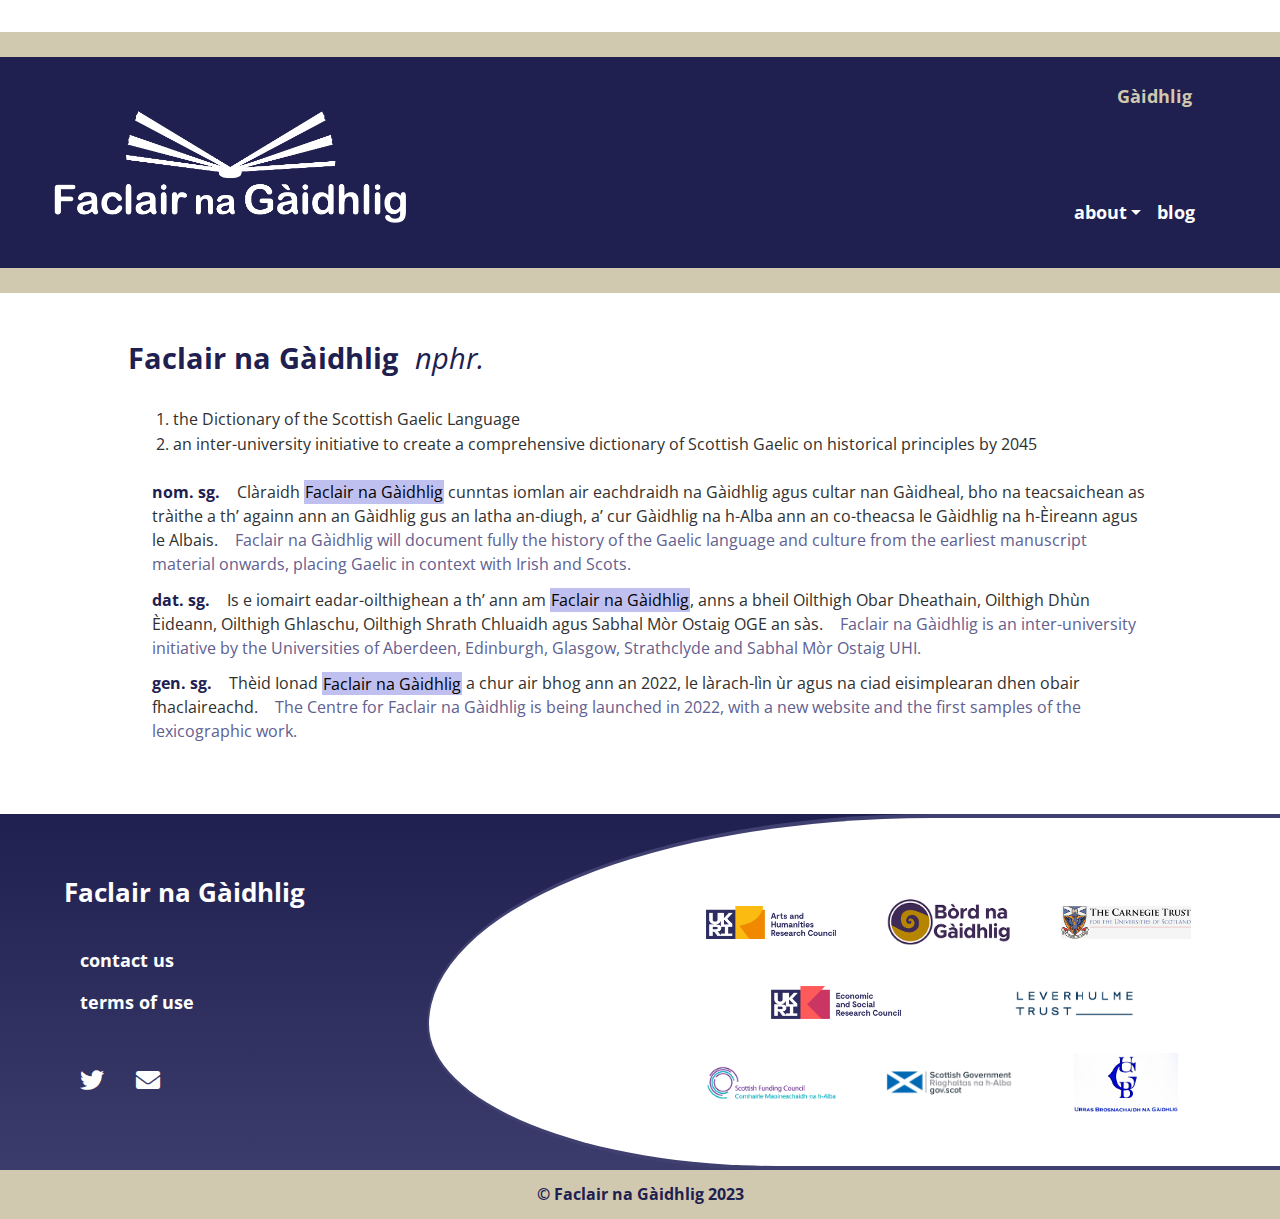
<file: index.html>
<!DOCTYPE html>
<html lang="en">
  <head>
    <meta charset="utf-8" />
    <meta name="viewport" content="width=device-width, initial-scale=1">
    
    <title>Faclair na G&agrave;idhlig</title>
    <meta name="author" content="Faclair na Gàidhlig project team">
    <meta name="description" content="Home page for the Faclair na Gàidhlig project presenting a historical dictionary of the Scottish Gaelic language">
    
    <link rel="stylesheet" href="https://fonts.googleapis.com/css?family=Source+Serif+Pro:r,b,i,bi&display=swap" media="all">
    <link rel="stylesheet" href="https://fonts.googleapis.com/css?family=Open+Sans:r,b,i,bi&display=swap" media="all">
    <link rel="stylesheet" href="assets/bootstrap/css/bootstrap.min.css">
    <link rel="stylesheet" href="assets/fontawesome/css/fontawesome.css">
    <link rel="stylesheet" href="assets/fontawesome/css/brands.css">
    <link rel="stylesheet" href="assets/fontawesome/css/solid.css">
    <link rel="stylesheet" href="assets/css/fnag-style.css">
    
    <!--[if lt IE 9]> <script src="http://html5shim.googlecode.com/svn/trunk/html5.js"></script> <![endif]-->
    <script src="assets/bootstrap/js/bootstrap.bundle.min.js"></script>
  </head>
  <body class="fnag-homepage">
    <a href="#fnag-main-content" class="screen-reader-text">Skip to main page content</a>
    <header>
      <div class="container-fluid">
        <div class="row">
          <div id="fnag-branding" class="col-12 col-md-5">
            <a href="index.html"><img src="assets/images/faclair-na-gaidhlig-logo-white.png" width="1415" height="477" alt="Faclair na Gàidhlig  - Dictionary of the Scottish Gaelic Language" /></a>
          </div>
          <div id="fnag-navigation" class="col-12 col-md-7">
            <a href="#" class="fnag-language-toggle">G&agrave;idhlig</a>
            <nav class="navbar navbar-expand-md fnag-navbar" aria-label="Main Site Navigation Menu">
              <div class="container-fluid">
                <button class="navbar-toggler" type="button" data-bs-toggle="collapse" data-bs-target="#fnag-main-menu" aria-controls="fnag-main-menu" aria-expanded="false" aria-label="Toggle main navigation menu">
                  <span class="navbar-toggler-icon"></span>
                </button>
                <div id="fnag-main-menu" class="collapse navbar-collapse">
                  <ul class="navbar-nav justify-content-end">
                    <li class="nav-item dropdown">
                      <a class="nav-link dropdown-toggle" data-bs-toggle="dropdown" href="#">about</a>
                      <ul class="dropdown-menu">
                        <li class="dropdown-item">
                          <a class="nav-link" href="team.html">team</a>
                        </li>
                        <li class="dropdown-item">
                          <a class="nav-link" href="advisory_board.html">advisory board</a>
                        </li>
                        <li class="dropdown-item">
                          <a class="nav-link" href="steering_group.html">steering group</a>
                        </li>
                        <li class="dropdown-item">
                          <a class="nav-link" href="#">partners</a>
                        </li>
                      </ul>
                    </li>
                    <!--<li class="nav-item">
                      <a class="nav-link" href="dictionary.html">samples</a>
                    </li>-->
                    <li class="nav-item">
                      <a class="nav-link" href="blog.html">blog</a>
                    </li>
                  </ul>
                </div>
              </div>
            </nav>
          </div>
        </div>
      </div>
    </header>
    <main id="fnag-main-content">
      <div class="container-fluid">
        <div class="row">
          <div class="col-12 offset-lg-1 col-lg-10 offset-xxl-2 col-xxl-8">
            <article class="fnag-entry fnag-mock-entry">
              <h1>
                <span class="form">Faclair na G&agrave;idhlig</span>
                <span class="grammar" data-bs-toggle="tooltip" data-bs-placement="top" title="noun phrase">nphr.</span>
              </h1>
              <section>
                <ol id="contemporary-senses">
                  <li>the Dictionary of the Scottish Gaelic Language</li>
                  <li>an inter-university initiative to create a comprehensive dictionary of
                    Scottish Gaelic on historical principles by 2045</li>
                </ol>
              </section>
              <section>
                <section class="fnag-close-spacing">
                  <ul class="forms-citations">
                    <li>
                      <span class="form-label" data-bs-toggle="tooltip" data-bs-placement="top" title="nominative singular">nom. sg.</span>
                      <span class="quote">Cl&agrave;raidh <mark>Faclair na G&agrave;idhlig</mark> cunntas iomlan air eachdraidh na G&agrave;idhlig agus cultar nan G&agrave;idheal, bho na teacsaichean as tr&agrave;ithe a th’ againn ann an G&agrave;idhlig gus an latha an-diugh, a’ cur G&agrave;idhlig na h-Alba ann an co-theacsa le G&agrave;idhlig na h-&Egrave;ireann agus le Albais.</span>
                      <span class="translation">Faclair na G&agrave;idhlig will document fully the history of the Gaelic language and culture from the earliest manuscript material onwards, placing Gaelic in context with Irish and Scots.</span>
                    </li>
                  </ul>
                </section>
                <section class="fnag-close-spacing">
                  <ul class="forms-citations">
                    <li>
                      <span class="form-label" data-bs-toggle="tooltip" data-bs-placement="top" title="dative singular">dat. sg.</span>
                      <span class="quote">Is e iomairt eadar-oilthighean a th’ ann am <mark>Faclair na G&agrave;idhlig</mark>, anns a bheil Oilthigh Obar Dheathain, Oilthigh Dh&ugrave;n &Egrave;ideann, Oilthigh Ghlaschu, Oilthigh Shrath Chluaidh agus Sabhal M&ograve;r Ostaig OGE an s&agrave;s.</span>
                      <span class="translation">Faclair na G&agrave;idhlig is an inter-university initiative by the Universities of Aberdeen, Edinburgh, Glasgow, Strathclyde and Sabhal M&ograve;r Ostaig UHI.</span>
                    </li>
                  </ul>
                </section>
                <section>
                  <ul class="forms-citations">
                    <li>
                      <span class="form-label" data-bs-toggle="tooltip" data-bs-placement="top" title="genitive singular">gen. sg.</span>
                      <span class="quote">Th&egrave;id Ionad <mark>Faclair na G&agrave;idhlig</mark> a chur air bhog ann an 2022, le l&agrave;rach-l&igrave;n &ugrave;r agus na ciad eisimplearan dhen obair fhaclaireachd.</span>
                      <span class="translation">The Centre for Faclair na G&agrave;idhlig is being launched in 2022, with a new website and the first samples of the lexicographic work.</span>
                    </li>
                  </ul>
                </section>
                <!--<section>
                  <p id="etymology">[qv. <a href="#" target="new">faclair</a> <span class="grammar" data-bs-toggle="tooltip" data-bs-placement="top" title="masculine noun">n.m.</span> ‘dictionary’, <a href="#" target="new">G&agrave;idhlig</a> <span class="grammar" data-bs-toggle="tooltip" data-bs-placement="top" title="feminine noun">n.f.</span> ‘the Gaelic language’]</p>
                </section>-->
              </section>
            </article>
          </div>
        </div>
      </div>
    </main>
    <footer>
      <div class="container-fluid">
        <div class="row">
          <div id="fnag-site-info" class="col-12 col-md-4">
            <h3>Faclair na G&agrave;idhlig</h3>
            <nav class="nav justify-content-center justify-content-md-start fnag-nav"
              aria-label="Site Information Menu">
              <ul class="nav flex-column">
                <li class="nav-item">
                  <a class="nav-link" href="contact.html">contact us</a>
                </li>
                <li class="nav-item">
                  <a class="nav-link" href="terms-of-use.html">terms of use</a>
                </li>
              </ul>
            </nav>
            <nav
              class="nav justify-content-center justify-content-md-start fnag-nav fnag-social-media-links"
              aria-label="Social Media Links">
              <ul class="nav">
                <!--
                <li class="nav-item">
                  <a class="nav-link" href="#">
                    <span class="fab fa-facebook" aria-hidden="true" role="img"></span>
                    <span class="screen-reader-text"> Facebook</span>
                  </a>
                </li>
                -->
                <li class="nav-item">
                  <a class="nav-link" href="https://twitter.com/faclairgaidhlig/" target="_blank">
                    <span class="fab fa-twitter" aria-hidden="true" role="img"></span>
                    <span class="screen-reader-text">Twitter</span>
                  </a>
                </li>
                <li class="nav-item">
                  <a class="nav-link" href="#">
                    <span class="fas fa-envelope" aria-hidden="true" role="img"></span>
                    <span class="screen-reader-text">Send email</span>
                  </a>
                </li>
              </ul>
            </nav>
          </div>
          <div id="fnag-partners" class="col-12 col-md-8">
            <div class="fnag-logo-group">
              <a href="https://ahrc.ukri.org" target="_blank"><img src="assets/images/UKRI_AHR_Council-Logo_Horiz-RGB.png" width="1881" height="477" alt="Arts and Humanities Research Council" /></a>
              <a href="https://www.gaidhlig.scot/" target="_blank"><img src="assets/images/bord_na_gaidhlig_logo.png" width="354" height="153" alt="Bòrd na Gàidhlig" /></a>
              <a href="https://www.carnegie-trust.org" target="_blank"><img src="assets/images/carnegie_trust_logo.png" width="498" height="123" alt="The Carnegie Trust for the Universities of Scotland" /></a>
              <a href="https://esrc.ukri.org" target="_blank"><img src="assets/images/ESRC_logo.png" width="1887" height="480" alt="Economic and Social Research Council" class="fnag-offset" /></a>
              <a href="https://www.leverhulme.ac.uk" target="_blank"><img src="assets/images/Leverhulme_Trust_RGB_blue.png" width="317" height="110" alt="The Leverhulme Trust" class="fnag-offset" /></a>
              <a href="https://www.sfc.ac.uk" target="_blank"><img src="assets/images/sfc-logo.png" width="330" height="125" alt="Scottish Funding Council - Comhairle Maoineachaidh na h-Alba" /></a>
              <a href="https://www.gov.scot" target="_blank"><img src="assets/images/275px-Scottish_Government_Logo.svg.png" width="275" height="56" alt="The Scottish Government - Riaghaltas na h-Alba" /></a>
              <a href="https://glpt.org.uk" target="_blank"><img src="assets/images/ubg.png" width="143" height="80" alt="Urras Brosnachaidh na Gàidhlig - The Gaelic Language Promotion Trust" /></a>
            </div>
          </div>
          <div id="fnag-copyright" class="col-12">
            <p>&copy; Faclair na G&agrave;idhlig 2023</p>
          </div>
        </div>
      </div>
    </footer>
    <script src="assets/js/fnag-utils.js"></script>
  </body>
</html>
</file>
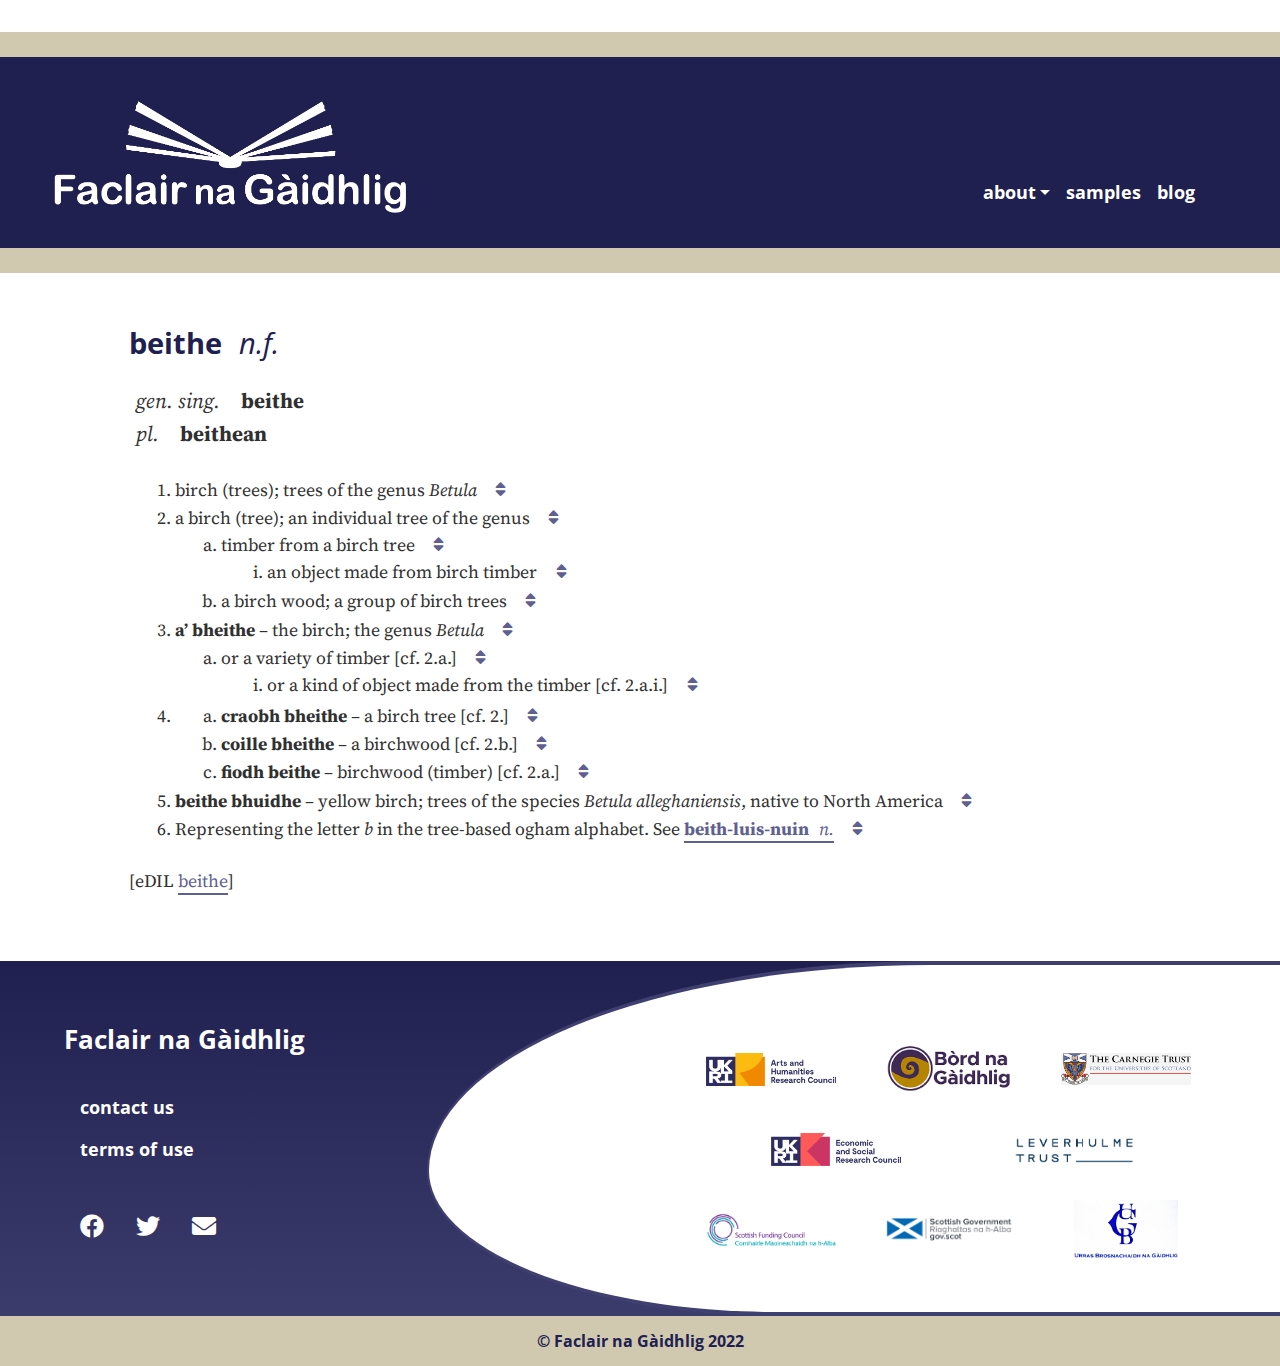
<file: alt_beithe.html>
<!DOCTYPE html>
<html lang="en">
    <head>
        <meta charset="utf-8" />
        <meta name="viewport" content="width=device-width, initial-scale=1">
        <title>Faclair na G&agrave;idhlig - Dictionary Entry</title>
        <meta name="author" content="Faclair na Gàidhlig project team">
        <meta name="description"
            content="Dictionary entry for the Faclair na Gàidhlig project, a historical dictionary of the Scottish Gaelic language">
        <link rel="stylesheet"
            href="https://fonts.googleapis.com/css?family=Source+Serif+Pro:r,b,i,bi&display=swap"
            media="all">
        <link rel="stylesheet"
            href="https://fonts.googleapis.com/css?family=Open+Sans:r,b,i,bi&display=swap"
            media="all">
        <link rel="stylesheet" href="assets/bootstrap/css/bootstrap.min.css">
        <link rel="stylesheet" href="assets/fontawesome/css/fontawesome.css">
        <link rel="stylesheet" href="assets/fontawesome/css/brands.css">
        <link rel="stylesheet" href="assets/fontawesome/css/solid.css">
        <link rel="stylesheet" href="assets/css/fnag-style.css">
        <!--[if lt IE 9]> <script src="http://html5shim.googlecode.com/svn/trunk/html5.js"></script> <![endif]-->
        <script src="assets/bootstrap/js/bootstrap.bundle.min.js"></script>
    </head>
    <body>
        <a href="#fnag-main-content" class="screen-reader-text">Skip to main page content</a>
        <header>
            <div class="container-fluid">
                <div class="row">
                    <div id="fnag-branding" class="col-12 col-md-5">
                        <a href="index.html">
                            <img src="assets/images/faclair-na-gaidhlig-logo-white.png" width="1326"
                                height="479"
                                alt="Faclair na Gàidhlig  - Dictionary of the Scottish Gaelic Language"
                             />
                        </a>
                    </div>
                    <div id="fnag-navigation" class="col-12 col-md-7">
                        <nav class="navbar navbar-expand-md fnag-navbar"
                            aria-label="Main Site Navigation Menu">
                            <div class="container-fluid">
                                <button class="navbar-toggler" type="button"
                                    data-bs-toggle="collapse" data-bs-target="#fnag-main-menu"
                                    aria-controls="fnag-main-menu" aria-expanded="false"
                                    aria-label="Toggle main navigation menu">
                                    <span class="navbar-toggler-icon"></span>
                                </button>
                                <div id="fnag-main-menu" class="collapse navbar-collapse">
                                    <ul class="navbar-nav justify-content-end">
                                        <li class="nav-item dropdown">
                                            <a class="nav-link dropdown-toggle"
                                                data-bs-toggle="dropdown" href="#">about</a>
                                            <ul class="dropdown-menu">
                                                <li class="dropdown-item">
                                                  <a class="nav-link" href="team.html">our team</a>
                                                </li>
                                                <li class="dropdown-item">
                                                  <a class="nav-link" href="#">our partners</a>
                                                </li>
                                            </ul>
                                        </li>
                                        <li class="nav-item">
                                            <a class="nav-link" href="dictionary.html">samples</a>
                                        </li>
                                        <li class="nav-item">
                                            <a class="nav-link" href="blog.html">blog</a>
                                        </li>
                                    </ul>
                                </div>
                            </div>
                        </nav>
                    </div>
                </div>
            </div>
        </header>
        <main id="fnag-main-content" class="fnag-slanted-container">
            <div class="container-fluid">
                <div class="row">
                    <div class="col-12 offset-md-1 col-md-10 offset-xxl-2 col-xxl-8">
                        <article class="fnag-entry fnag-serif-entry">
                            <h1 class="fnag-entry-header">
                                <span class="form">beithe</span>
                                <span class="grammar" data-bs-toggle="tooltip"
                                    data-bs-placement="top" title="feminine noun, though masculine in some dialects">n.f.</span>
                            </h1>
                            <section>
                                <ul id="principal-parts">
                                    <li>
                                        <span class="grammar" data-bs-toggle="tooltip"
                                            data-bs-placement="top" title="genitive singular">gen.
                                            sing.</span>
                                        <span class="form">beithe</span>
                                    </li>
                                    <li>
                                        <span class="grammar" data-bs-toggle="tooltip"
                                            data-bs-placement="top" title="nominative and dative plural"
                                            >pl.</span>
                                        <span class="form">beithean</span>
                                    </li>
                                </ul>
                            </section>
                            <section>
                                <div>
                                    <ol class="senses">
                                        <li>
                                            <span class="definition">birch (trees); trees of the
                                                genus <em>Betula</em></span>
                                            <span>
                                                <a class="fnag-toggle" data-bs-toggle="collapse"
                                                  href="#fnag-sense-1" role="button"
                                                  aria-expanded="false" aria-controls="fnag-sense-1">
                                                  <span class="fas fa-sort"></span>
                                                </a>
                                            </span>
                                            <div id="fnag-sense-1" class="collapse">
                                                <ul class="senses-citations">
                                                  <li>
                                                  <span class="date">1987</span>
                                                  <span class="quote">Thug mi s&ugrave;il thar mo
                                                  ghualainn is ar leam gu faca mi faileas a&rsquo;
                                                  dubhachadh eadar mi is r&ugrave;sg b&agrave;n na
                                                  <mark>beithe</mark>.</span>
                                                  <span class="reference"><span
                                                  style="font-variant:small-caps">Watt</span>
                                                  <em>Gun Fhois</em> 40</span>
                                                  </li>
                                                  <li>
                                                  <span class="date">1958</span>
                                                  <span class="quote">Gun a dhol nas fhaide air ais
                                                  na a&rsquo; bhliadhna 1848 tha iomradh air a bhith
                                                  losgadh chraobh-giuthas, darach, agus
                                                  <mark>beith</mark>, gus &agrave;ite ionaltradh
                                                  chaorach a dheasachadh.</span>
                                                  <span class="reference"><span
                                                  style="font-variant:small-caps">Alasdair
                                                  MacIlleMhaoil</span> in <em>Gairm</em> 24
                                                  368</span>
                                                  </li>
                                                  <li>
                                                  <span class="date">1958</span>
                                                  <span class="quote">Nuair a shuidhicheadh na
                                                  muilnean cotain air a&rsquo; Ghalltachd san
                                                  ochdamh linn deug, ghearradh tuilleadh &rsquo;s
                                                  a&rsquo; ch&ograve;ir de <mark>bheith</mark> gu
                                                  iteachan a dheanamh.</span>
                                                  <span class="reference"><span
                                                  style="font-variant:small-caps">Alasdair
                                                  MacIlleMhaoil</span> in <em>Gairm</em> 24
                                                  368</span>
                                                  </li>
                                                  <li>
                                                  <span class="date">1912</span>
                                                  <span class="quote">Mu &rsquo;n cuairt a&rsquo;
                                                  chaisteil bha &rsquo;m <mark>beithe</mark>
                                                  &agrave;rd, d&igrave;reach, le bharraibh gasanach,
                                                  dosrach, a&rsquo; crathadh gu r&eacute;idh,
                                                  socrach mar gu &rsquo;m biodh e cumail
                                                  cluais-chi&ugrave;il ri fuaim na gaoithe
                                                  ce&ograve;lmhoir a&rsquo; sranndaich am measg nan
                                                  st&ugrave;c.</span>
                                                  <span class="reference"><em>D&ugrave;n
                                                  &Agrave;luinn</em> 24</span>
                                                  </li>
                                                  <li>
                                                  <span class="date">a1881</span>
                                                  <span class="quote">Seileach allt, calltainn
                                                  chreag, fearna bhog, <mark>beithe</mark> lag,
                                                  uinnseann an deiseir.</span>
                                                  <span class="reference">Nicolson <em>Prov.</em>
                                                  (1881) 346</span>
                                                  </li>
                                                  <li>
                                                  <span class="date">1848</span>
                                                  <span class="quote">Cha lugha na ceithir
                                                  se&ograve;rsa d&eacute;ug giubhais, cuig
                                                  se&ograve;rsa <mark>beithe</mark>, agus ceithir
                                                  se&ograve;rsa daraich, a gheibhear anns a&rsquo;
                                                  cheart eilein so [sc. Ceap Breatainn].</span>
                                                  <span class="reference"><em>Fear-tathaich nam
                                                  Beann</em> VIII 236</span>
                                                  </li>
                                                  <li>
                                                  <span class="date">1780</span>
                                                  <span class="quote">&rsquo;Sa ghleannan thaitneach
                                                  ud gu hard, Nach &rsquo;eil ach do thigh
                                                  m&rsquo;aithair dl&ugrave;; Chi &ugrave; eassan
                                                  lusach tla&rsquo;; &rsquo;Sam <mark>beithe</mark>
                                                  l&ugrave;badh air a ch&ugrave;l.</span>
                                                  <span class="reference"><em>Comh-chruinneachidh
                                                  Orannaigh Gaedhealach agus Bearla</em> 62</span>
                                                  </li>
                                                  <li>
                                                  <span class="date">a1778</span>
                                                  <span class="quote">Bithidh am <mark>beithe</mark>
                                                  cr&igrave;on, crotach, S&igrave;or stopadh o
                                                  &rsquo;fh&agrave;s; Mar-ri gaoth gharbh
                                                  sh&eacute;ididh, Agus ioma-chathadh &rsquo;g
                                                  &eacute;iridh, Cr&ograve;chdan barruich ag
                                                  g&eacute;illeadh, M&igrave;os &eacute;igneach an
                                                  &agrave;il.</span>
                                                  <span class="reference"><em>Orain le Rob Donn</em>
                                                  108</span>
                                                  </li>
                                                  <li>
                                                  <span class="date">1751</span>
                                                  <span class="quote">Bi&rsquo;dh am
                                                  <mark>beithe</mark> deaghbholtrach, Uroil dosrach
                                                  nan c&aacute;rn, Ri mao-bhl&aacute;s driuchd
                                                  c&eacute;teoin.</span>
                                                  <span class="reference"><span
                                                  style="font-variant:small-caps"
                                                  >Mac-Dhonuill</span>
                                                  <em>Ais-Eiridh</em> 36</span>
                                                  </li>
                                                </ul>
                                            </div>
                                        </li>
                                        <li>
                                            <span class="definition">a birch (tree); an individual
                                                tree of the genus</span>
                                            <span>
                                                <a class="fnag-toggle" data-bs-toggle="collapse"
                                                  href="#fnag-sense-2" role="button"
                                                  aria-expanded="false" aria-controls="fnag-sense-2">
                                                  <span class="fas fa-sort"></span>
                                                </a>
                                            </span>
                                            <div id="fnag-sense-2" class="collapse">
                                                <ul class="senses-citations">
                                                  <li>
                                                  <span class="date">1963</span>
                                                  <span class="quote">Trì ceud ’s trì-deug air
                                                  fhichead muillean de ghiuthais, àireamh ionnan de
                                                  sheilichean, ach nas lugha na muillean de
                                                  <mark>bheithean</mark> agus de dharaich. </span>
                                                  <span class="reference"><span
                                                  style="font-variant:small-caps">Tormod
                                                  Burns</span> in <em>Gairm 45</em> 72</span>
                                                  </li>
                                                  <li>
                                                  <span class="date">11..</span>
                                                  <span class="quote">Gonice in
                                                  <mark>b&eacute;i&rsquo;h</mark> edar da
                                                  &aacute;lterin.</span>
                                                  <span class="reference"><em>Book of Deer</em> 4r
                                                  8</span>
                                                  </li>
                                                </ul>
                                            </div>
                                            <ol class="senses">
                                                <li>
                                                  <span class="definition">timber from a birch
                                                  tree</span>
                                                  <span>
                                                  <a class="fnag-toggle" data-bs-toggle="collapse"
                                                  href="#fnag-sense-2a" role="button"
                                                  aria-expanded="false"
                                                  aria-controls="fnag-sense-2a">
                                                  <span class="fas fa-sort"></span>
                                                  </a>
                                                  </span>
                                                  <div id="fnag-sense-2a" class="collapse">
                                                  <ul class="senses-citations">
                                                  <li>
                                                  <span class="date">1960</span>
                                                  <span class="quote">Ri linn na seilg &rsquo;s na
                                                  catha borba o shean, dh&rsquo; iarradh am
                                                  fear-bogha saighead <mark>beithe</mark>, agus ri
                                                  &agrave;m calanais gheibhte a&rsquo;
                                                  chuibheall-shn&igrave;omh air a deanamh de
                                                  &rsquo;n fhiodh cheudna.</span>
                                                  <span class="reference"><span
                                                  style="font-variant:small-caps">Alasdair
                                                  MacIlleMhaoil</span> in <em>Gairm</em> 34
                                                  135</span>
                                                  </li>
                                                  <li>
                                                  <span class="date">a1899</span>
                                                  <span class="quote">Bata
                                                  <mark>beithe</mark>.</span>
                                                  <span class="reference"><em>Carmina Gadelica</em>
                                                  VI (1971) 12</span>
                                                  </li>
                                                  <li>
                                                  <span class="date">1893</span>
                                                  <span class="quote">Bho nach robh i &rsquo;n
                                                  l&agrave;imh mo leannain, Bheireadh
                                                  s&agrave;bhailt i gu cala, Fhad &rsquo;s a
                                                  mhaireadh <mark>beith</mark> no darach, No giubhas
                                                  os cionn na mara, No buill chaola ri crainn
                                                  gheala.</span>
                                                  <span class="reference"><em>Hebridean
                                                  Folksongs</em> I 92</span>
                                                  </li>
                                                  <li>
                                                  <span class="date">1846</span>
                                                  <span class="quote">Tha feabhas an sgadain a
                                                  ghr&eacute;idhear leis na D&ugrave;idsich ... ag
                                                  &eacute;iridh, ... ann an tomhas m&ograve;r, o bhi
                                                  &rsquo;ga shailleadh a mh&agrave;in le salann
                                                  Lisboin no St. Ube, ann an cl&agrave;raibh
                                                  daraich; an uair a ta an sgadan againne, air an
                                                  l&agrave;imh eile, air a shailleadh le salann
                                                  Liverpool, agus air a dheanamh suas ann an
                                                  cl&agrave;raibh <mark>beithe</mark>, no
                                                  fe&agrave;rna.</span>
                                                  <span class="reference"><em>Se&ograve;l</em>
                                                  21</span>
                                                  </li>
                                                  <li>
                                                  <span class="date">1830</span>
                                                  <span class="quote">B&rsquo;fhearr leam bhi air mo
                                                  ghi&ugrave;lan do&rsquo;n Ch&igrave;ll air a
                                                  charbad <mark>bheithe</mark>, air guaillnibh mo
                                                  luchd-d&ugrave;thcha, na sa charbad is
                                                  r&igrave;omhaich a dh&rsquo;fhalbh riamh air
                                                  cuibhlichibh.</span>
                                                  <span class="reference"><em>An Teachdaire
                                                  Gaelach</em> I 231/1</span>
                                                  </li>
                                                  </ul>
                                                  </div>
                                                  <ol class="senses">
                                                  <li>
                                                  <span class="definition">an object made from birch
                                                  timber</span>
                                                  <span>
                                                  <a class="fnag-toggle" data-bs-toggle="collapse"
                                                  href="#fnag-sense-2ai" role="button"
                                                  aria-expanded="false"
                                                  aria-controls="fnag-sense-2ai">
                                                  <span class="fas fa-sort"></span>
                                                  </a>
                                                  </span>
                                                  <div id="fnag-sense-2ai" class="collapse">
                                                  <ul class="senses-citations">
                                                  <li>
                                                  <span class="date">16..&ndash;17..</span>
                                                  <span class="quote">B&rsquo;e siod an gasan leis
                                                  &rsquo;m bu taitneach P&igrave;cein dathte
                                                  l&ugrave;badh, An t-iubhar nuadh ga lughadh gu
                                                  chluais: Am <mark>beithe</mark> [sc. an
                                                  t-saighead] uat bu shi&ugrave;bhlach; C&eacute;ir
                                                  is r&ograve;said dl&ugrave;th fot&rsquo;
                                                  &ograve;rdaig, Ite &rsquo;n e&ograve;in gu
                                                  h-&ugrave;r-ghlan.</span>
                                                  <span class="reference"><em>MacLean Poets</em>
                                                  (1979) 28</span>
                                                  </li>
                                                  </ul>
                                                  </div>
                                                  </li>
                                                  </ol>
                                                </li>
                                                <li>
                                                  <span class="definition">a birch wood; a group of
                                                  birch trees</span>
                                                  <span>
                                                  <a class="fnag-toggle" data-bs-toggle="collapse"
                                                  href="#fnag-sense-2b" role="button"
                                                  aria-expanded="false"
                                                  aria-controls="fnag-sense-2b">
                                                  <span class="fas fa-sort"></span>
                                                  </a>
                                                  </span>
                                                  <div id="fnag-sense-2b" class="collapse">
                                                  <ul class="senses-citations">
                                                  <li>
                                                  <span class="date">a1707</span>
                                                  <span class="quote">Anns a&rsquo;
                                                  <mark>bheithe</mark> bheag &ograve;g Bha fo bhaile
                                                  Mhic Dhe&ograve;rs, Gur h-iomadh fear sr&ograve;il
                                                  bha reubte ann</span>
                                                  <span class="reference"><em>Orain Iain Luim</em>
                                                  (1964) 2442</span>
                                                  </li>
                                                  </ul>
                                                  </div>
                                                </li>
                                            </ol>
                                        </li>
                                        <li>
                                            <span class="definition"><span class="form">a’
                                                  bheithe</span> – the birch; the genus
                                                  <em>Betula</em></span>
                                            <span>
                                                <a class="fnag-toggle" data-bs-toggle="collapse"
                                                  href="#fnag-sense-3" role="button"
                                                  aria-expanded="false" aria-controls="fnag-sense-3">
                                                  <span class="fas fa-sort"></span>
                                                </a>
                                            </span>
                                            <div id="fnag-sense-3" class="collapse">
                                                <ul class="senses-citations">
                                                  <li>
                                                  <span class="date">19..</span>
                                                  <span class="quote">Tha c&agrave;irdeas de&rsquo;n
                                                  t-se&ograve;rsa seo eadar fungi agus iomadh
                                                  se&ograve;rsa craoibh agus badaig–an giuthas, an
                                                  calltuinn, <mark>a&rsquo; bheithe</mark> agus an
                                                  aiteann mar eisimpleir.</span>
                                                  <span class="reference"><em>Bith-Eolas</em>
                                                  107</span>
                                                  </li>
                                                  <li>
                                                  <span class="date">1960</span>
                                                  <span class="quote">Bithidh <mark>a&rsquo;
                                                  bheith</mark> faisg air fichead bliadhna dh&rsquo;
                                                  aois mus gi&ugrave;lain i meas, ach an
                                                  d&eacute;idh sin bheir i mach toradh gach
                                                  earrach.</span>
                                                  <span class="reference"><span
                                                  style="font-variant:small-caps">Alasdair
                                                  MacIlleMhaoil</span> in <em>Gairm</em> 34
                                                  135</span>
                                                  </li>
                                                  <li>
                                                  <span class="date">1915</span>
                                                  <span class="quote">Cha b&rsquo; ionnan mullaich
                                                  nan taighean so [sc. ann an Canada] agus mullaich
                                                  nan seann taighean beaga Gaidhealach ... Cha
                                                  b&rsquo;ann de sgrath, no fraoch, no fodar a
                                                  bhitheadh an tughadh, ach mar bu tric de
                                                  r&ugrave;sg chraobhan m&oacute;ra, mar <mark>am
                                                  beith</mark> no&rsquo;m basswood.</span>
                                                  <span class="reference">
                                                  <span style="font-variant:small-caps"
                                                  >Friseal</span>
                                                  <em>Sir Seoras Uilleam Ros</em> 17</span>
                                                  </li>
                                                  <li>
                                                  <span class="date">15..&ndash;16..</span>
                                                  <span class="quote">Et is iad so neith do beir
                                                  dath an oir air an folt .i. gabh duillur agus
                                                  croicinn <mark>an beithe</mark> agus seili do nia
                                                  agus caith coirci agus gloine agus berbtar na
                                                  neith sin air folcadh agus nighter an ceann as co
                                                  minnic.</span>
                                                  <span class="reference"><em>Adv. MS 72.1.2.</em>
                                                  33v 10</span>
                                                  </li>
                                                </ul>
                                            </div>
                                            <ol class="senses">
                                                <li>
                                                  <span class="definition">or a variety of timber
                                                  [cf. 2.a.]</span>
                                                  <span>
                                                  <a class="fnag-toggle" data-bs-toggle="collapse"
                                                  href="#fnag-sense-3a" role="button"
                                                  aria-expanded="false"
                                                  aria-controls="fnag-sense-3a">
                                                  <span class="fas fa-sort"></span>
                                                  </a>
                                                  </span>
                                                  <div id="fnag-sense-3a" class="collapse">
                                                  <ul class="senses-citations">
                                                  <li>
                                                  <span class="date">1917</span>
                                                  <span class="quote">Cha bhiodh teintean an
                                                  Srath-Chaomhain, fad a&rsquo; gheamhraidh, air
                                                  nach biodh an seileach &rsquo;s <mark>am
                                                  beithe</mark> &rsquo;s a&rsquo; challduinn
                                                  a&rsquo; d&igrave;osganaich a chum &rsquo;s gu
                                                  &rsquo;m biodh e na b&rsquo; fhusa an cumadh a
                                                  b&rsquo; fh&egrave;arr a thoirt air bas is cas
                                                  a&rsquo; chamain.</span>
                                                  <span class="reference"><em>An
                                                  R&ograve;sarnach</em> I 98</span>
                                                  </li>
                                                  </ul>
                                                  </div>
                                                  <ol class="senses">
                                                  <li>
                                                  <span class="definition">or a kind of object made
                                                  from the timber [cf. 2.a.i.]</span>
                                                  <span>
                                                  <a class="fnag-toggle" data-bs-toggle="collapse"
                                                  href="#fnag-sense-3ai" role="button"
                                                  aria-expanded="false"
                                                  aria-controls="fnag-sense-3ai">
                                                  <span class="fas fa-sort"></span>
                                                  </a>
                                                  </span>
                                                  <div id="fnag-sense-3ai" class="collapse">
                                                  <ul class="senses-citations">
                                                  <li>
                                                  <span class="date">1982</span>
                                                  <span class="quote">Bha <mark>&rsquo;m
                                                  beithe</mark> na chaman grinn aotram ach bha e
                                                  uamhasach furasda bhristeadh.</span>
                                                  <span class="reference"><span
                                                  style="font-variant:small-caps">MacLennan</span>
                                                  <em>Not an Orchid</em> 280</span>
                                                  </li>
                                                  </ul>
                                                  </div>
                                                  </li>
                                                  </ol>
                                                </li>
                                            </ol>
                                        </li>
                                        <li>
                                            <ol class="senses">
                                                <li>
                                                  <span class="definition"><span class="form">craobh
                                                  bheithe</span> – a birch tree [cf. 2.]</span>
                                                  <span>
                                                  <a class="fnag-toggle" data-bs-toggle="collapse"
                                                  href="#fnag-sense-4a" role="button"
                                                  aria-expanded="false"
                                                  aria-controls="fnag-sense-4a">
                                                  <span class="fas fa-sort"></span>
                                                  </a>
                                                  </span>
                                                  <div id="fnag-sense-4a" class="collapse">
                                                  <ul class="senses-citations">
                                                  <li>
                                                  <span class="date">1988</span>
                                                  <span class="quote">Thòisich iad a’ dìreadh a’
                                                  bhruthaich eadar na <mark>craobhan beithe</mark>
                                                  ’s na casan aca dol sìos anns an talamh bhog a bha
                                                  làn còinnich.</span>
                                                  <span class="reference"><span
                                                  style="font-variant:small-caps">MacLeòid</span>
                                                  <em>Spuirean na h-Iolaire</em> 55</span>
                                                  </li>
                                                  <li>
                                                  <span class="date">1972</span>
                                                  <span class="quote">B’ann o phìos stoc
                                                  <mark>craoibhe Beithe</mark> a thuit a’ bhìdeag
                                                  rùisg aig mo chasan, ’s mi a’ sgoltadh chnapan
                                                  fiodha air son teas geamhraidh.</span>
                                                  <span class="reference"><span
                                                  style="font-variant:small-caps">Ros</span>
                                                  <em>Aitealan Dlu is Cian</em> 109</span>
                                                  </li>
                                                  <li>
                                                  <span class="date">a1972</span>
                                                  <span class="quote">’S tha mo ghaol aig Allt
                                                  Hallaig ’na <mark>craoibh bheithe</mark>, ’s bha i
                                                  riamh eadar an t-Inbhir ’s Poll a’ Bhainne.</span>
                                                  <span class="reference"><span
                                                  style="font-variant:small-caps">MacLean</span> in
                                                  <em>Caoir Gheal Leumraich</em> (2011) 231/5</span>
                                                  </li>
                                                  <li>
                                                  <span class="date">1956</span>
                                                  <span class="quote">Bha, aig an àm ud co-dhiùbh,
                                                  an t-aon bu mhotha dhiubh [sc. dà eilean air an
                                                  loch] còmhdaichte gu h-iomlan le <mark>craobhan
                                                  beithe</mark> is feàrna, agus bhiodh na feannagan
                                                  a’ neadachadh ’nan geugan.</span>
                                                  <span class="reference"><span
                                                  style="font-variant:small-caps">Niall MacGhille
                                                  Sheathanaich</span> in <em>Gairm 18</em>
                                                  117</span>
                                                  </li>
                                                  <li>
                                                  <span class="date">1950</span>
                                                  <span class="quote">Ach theagamh gu bheil cuimhne
                                                  aig cuid an seo air na làithean nuair a bha slatag
                                                  den <mark>chraoibh bheithe</mark> baileach cumanta
                                                  agus baileach feumail anns na sgoilean. ’S iomadh
                                                  facal Beurla a chuir an t-slatag sin anns an
                                                  òigridh.</span>
                                                  <span class="reference"><em>Sgrìobhaidhean
                                                  Choinnich MhicLeòid</em> 51</span>
                                                  </li>
                                                  <li>
                                                  <span class="date">1944–6</span>
                                                  <span class="quote">An linntean a shàmhchair is
                                                  sgàthan don <mark>chraoibh bheithe</mark> e, an
                                                  t-àilleagan achrannach, slatagach,
                                                  meanganach.</span>
                                                  <span class="reference"><span
                                                  style="font-variant:small-caps">Hay</span>
                                                  <em>Collected Poems</em> 167 112/36</span>
                                                  </li>
                                                  <li>
                                                  <span class="date">a1939</span>
                                                  <span class="quote">Coille charraigeach, gun
                                                  chroinn innt’, Agus roinn bharr a buinn dhi;
                                                  <mark>Craobh bheithe</mark>, no uinnsinn, Cha
                                                  chuimhneach [pr. chuinnhneach] leam fàs
                                                  ann.</span>
                                                  <span class="reference"><em>Smeorach nan Cnoc ’s
                                                  nan Gleann</em> 9</span>
                                                  </li>
                                                  <li>
                                                  <span class="date">1913</span>
                                                  <span class="quote">An raoir bha an teine bu
                                                  bhreagha againn; bha na sradan air ìteig mar gu ’m
                                                  biodh na h-eòin a measg <mark>craobhan
                                                  beithe</mark> an Diùc.</span>
                                                  <span class="reference"><em>Lost Pibroch</em>
                                                  44</span>
                                                  </li>
                                                  <li>
                                                  <span class="date">1893</span>
                                                  <span class="quote">Sgoilt iad cuid do
                                                  <mark>chraobhan beithe</mark>, agus theannaich iad
                                                  r’a cheile iad mar a b’ fhearr a b’ urrainn iad le
                                                  cranntairngean, agus thiodhlaiceadh an leanabh
                                                  bheag so ann an eilean beag far a’ bheil cladh an
                                                  aite, aig ceann an loch.</span>
                                                  <span class="reference"><em>Mac-Talla</em> II
                                                  No.20. 3/2</span>
                                                  </li>
                                                  <li>
                                                  <span class="date">1872</span>
                                                  <span class="quote">Chaidh e seachad air na
                                                  <mark>craobhaibh beithe</mark>, agus air a’
                                                  chloich mhoir far an do bhris Tearlach misgeach
                                                  cnaimh na h-amhaich aige fein.</span>
                                                  <span class="reference"><em>An Gaidheal</em> V
                                                  198/2</span>
                                                  </li>
                                                  <li>
                                                  <span class="date">1848</span>
                                                  <span class="quote">Theid iad [sc. na
                                                  h-Innseanaich] a mach air sgoth eutrom le
                                                  lèus-sholusaibh a’ lasadh. Tha na leòis so air an
                                                  deanamh de rùsg na
                                                  <mark>craoibhe-beithe</mark>.</span>
                                                  <span class="reference"><em>Fear-tathaich nam
                                                  Beann</em> VIII 238</span>
                                                  </li>
                                                  <li>
                                                  <span class="date">1741</span>
                                                  <span class="quote">Do Thaobh Chrann
                                                  neamhthorrthannach no aimrid. ... <mark>Craobh
                                                  Bhethe</mark> [pr. Bhethc].</span>
                                                  <span class="reference">MacDomhnuill
                                                  <em>Nuadhfhocloir Gaoidheilg & Beurla</em>
                                                  65</span>
                                                  </li>
                                                  </ul>
                                                  </div>
                                                </li>
                                                <li>
                                                  <span class="definition"><span class="form">coille
                                                  bheithe</span> – a birchwood [cf. 2.b.]</span>
                                                  <span>
                                                  <a class="fnag-toggle" data-bs-toggle="collapse"
                                                  href="#fnag-sense-4b" role="button"
                                                  aria-expanded="false"
                                                  aria-controls="fnag-sense-4b">
                                                  <span class="fas fa-sort"></span>
                                                  </a>
                                                  </span>
                                                  <div id="fnag-sense-4b" class="collapse">
                                                  <ul class="senses-citations">
                                                  <li>
                                                  <span class="date">1975&ndash;7</span>
                                                  <span class="quote">Is tric a bh&agrave; mi
                                                  a&rsquo; fulang fon uisge &rsquo;s fon
                                                  t-s&igrave;n; is tric a th&ugrave;r mi mo cheilear
                                                  &rsquo;s na <mark>coilltean beithe</mark> sin
                                                  sh&igrave;os.</span>
                                                  <span class="reference"><span
                                                  style="font-variant:small-caps">Hay</span>
                                                  <em>Collected Poems</em> 323 242/24</span>
                                                  </li>
                                                  </ul>
                                                  </div>
                                                </li>
                                                <li>
                                                  <span class="definition"><span class="form">fiodh
                                                  beithe</span> – birchwood (timber) [cf.
                                                  2.a.]</span>
                                                  <span>
                                                  <a class="fnag-toggle" data-bs-toggle="collapse"
                                                  href="#fnag-sense-4c" role="button"
                                                  aria-expanded="false"
                                                  aria-controls="fnag-sense-4c">
                                                  <span class="fas fa-sort"></span>
                                                  </a>
                                                  </span>
                                                  <div id="fnag-sense-4c" class="collapse">
                                                  <ul class="senses-citations">
                                                  <li>
                                                  <span class="date">1997</span>
                                                  <span class="quote">&rsquo;S ann air <mark>fiodh
                                                  beithe</mark> neo geanm chn&ograve; a bhitheas e
                                                  a&rsquo;d&egrave;anamh nan cromagan agus bidh e
                                                  a&rsquo; cur calltainn gu feum airson nan
                                                  lorgan.</span>
                                                  <span class="reference"><span
                                                  style="font-variant:small-caps">Tormod E.
                                                  D&ograve;mhnallach</span> in <em>Gairm</em> 178
                                                  123</span>
                                                  </li>
                                                  </ul>
                                                  </div>
                                                </li>
                                            </ol>
                                        </li>
                                        <li>
                                            <span class="definition"><span class="form">beithe
                                                  bhuidhe</span> – yellow birch; trees of the species
                                                  <em>Betula alleghaniensis</em>, native to North
                                                America</span>
                                            <span>
                                                <a class="fnag-toggle" data-bs-toggle="collapse"
                                                  href="#fnag-sense-5" role="button"
                                                  aria-expanded="false" aria-controls="fnag-sense-5">
                                                  <span class="fas fa-sort"></span>
                                                </a>
                                            </span>
                                            <div id="fnag-sense-5" class="collapse">
                                                <ul class="senses-citations">
                                                  <li>
                                                  <span class="date">1841</span>
                                                  <span class="quote">Tha gu h-àraidh darach fuasach
                                                  trom, ro thrice air a shamhuil so de thalamh,
                                                  maille ri caochladh sheòrsana giuthais agus
                                                  seudar-siùcar bog, <mark>bèithe buidhe</mark>,
                                                  agus leamhan lòin; fiodhana ’chomhairlichinn do
                                                  dhuine sheachnadh air na h-uile cor, gu sònraichte
                                                  ma bhios gach seòrs’ a dh’ainmich mi a’ fàs dlù do
                                                  chéile.</span>
                                                  <span class="reference"><span
                                                  style="font-variant:small-caps">Mac
                                                  Dhughaill</span>
                                                  <em>Ceann-iuil an Fhir-imrich</em> 73</span>
                                                  </li>
                                                </ul>
                                            </div>
                                        </li>
                                        <li>
                                            <span class="definition">Representing the letter
                                                  <em>b</em> in the tree-based ogham alphabet. See
                                                  <a href="#" target="_blank"><span class="form"
                                                  >beith-luis-nuin</span>
                                                  <span class="grammar" data-bs-toggle="tooltip"
                                                  data-bs-placement="top" title="noun"
                                                >n.</span></a></span>
                                            <span>
                                                <a class="fnag-toggle" data-bs-toggle="collapse"
                                                  href="#fnag-sense-6" role="button"
                                                  aria-expanded="false" aria-controls="fnag-sense-6">
                                                  <span class="fas fa-sort"></span>
                                                </a>
                                            </span>
                                            <div id="fnag-sense-6" class="collapse">
                                                <ul class="senses-citations">
                                                  <li>
                                                  <span class="date">1994</span>
                                                  <span class="quote">Chunnaic sinn, anns an
                                                  ath-shealladh litrichean na h-aibidile . . . A =
                                                  Ailm, B = <mark>Beith</mark>, ... Tha na craobhan
                                                  is na lusan seo ri fhaighinn, a&rsquo; f&agrave;s
                                                  air fad slighe faisg air an aitreabh le gach ainm
                                                  ri fhaicinn air a h-uile post riutha.</span>
                                                  <span class="reference"><em>Gairm</em> 166
                                                  149</span>
                                                  </li>
                                                  <li>
                                                  <span class="date">a1964</span>
                                                  <span class="quote">Fhuair iad [sc. b&agrave;ird
                                                  Uibhisteach] e&ograve;las nam b&agrave;rd A bha
                                                  romh Ph&agrave;druig an &Eacute;irinn; Le
                                                  <mark>beith</mark>, luis, agus &Ograve;ghum Fhuair
                                                  iad e&ograve;las a leughadh.</span>
                                                  <span class="reference"><em>Sporan
                                                  Dh&ograve;mhnaill</em> 584</span>
                                                  </li>
                                                  <li>
                                                  <span class="date">1950</span>
                                                  <span class="quote">Do bheatha
                                                  d&ugrave;bailt&rsquo; dhan d&ugrave;thaich, Innis
                                                  chli&ugrave;iteach nan &ograve;ran [sc. Uibhist],
                                                  Far &rsquo;m b&rsquo; e Gh&agrave;idhlig an
                                                  t&ugrave;s-ghuth Le <mark>beith</mark>, luis agus
                                                  Ogham.</span>
                                                  <span class="reference"><span
                                                  style="font-variant:small-caps">MacDonald</span>
                                                  <em>Ch&igrave; Mi</em> 366</span>
                                                  </li>
                                                  <li>
                                                  <span class="date">1902</span>
                                                  <span class="quote">Thug iad [sc. na Ceiltich]
                                                  ainmeannan nan craobh uime sin air na litrichean a
                                                  bha iad a cur gu feum. Bha A a seasamh airson
                                                  Ailm; B airson <mark>Beithe</mark>; C airson
                                                  Callduinn; D airson Darrach; agus mar sin air
                                                  aghaidh.</span>
                                                  <span class="reference"><em>Mac-Talla</em> XI No.
                                                  9. 68/3</span>
                                                  </li>
                                                </ul>
                                            </div>
                                        </li>
                                    </ol>
                                </div>
                            </section>
                            <p id="etymology">[eDIL <a href="http://www.dil.ie/5597" target="_blank"
                                    >beithe</a>]</p>
                        </article>
                    </div>
                </div>
            </div>
        </main>
        <footer>
            <div class="container-fluid">
                <div class="row">
                    <div id="fnag-site-info" class="col-12 col-md-4">
                        <h3>Faclair na G&agrave;idhlig</h3>
                        <nav class="nav justify-content-center justify-content-md-start fnag-nav"
                            aria-label="Site Information Menu">
                            <ul class="nav flex-column">
                                <li class="nav-item">
                                    <a class="nav-link" href="contact.html">contact us</a>
                                </li>
                                <li class="nav-item">
                                    <a class="nav-link" href="terms-of-use.html">terms of use</a>
                                </li>
                            </ul>
                        </nav>
                        <nav
                            class="nav justify-content-center justify-content-md-start fnag-nav fnag-social-media-links"
                            aria-label="Social Media Links">
                            <ul class="nav">
                                <li class="nav-item">
                                    <a class="nav-link" href="#">
                                        <span class="fab fa-facebook" aria-hidden="true"
                                            role="image"></span>
                                        <span class="screen-reader-text"> Facebook</span>
                                    </a>
                                </li>
                                <li class="nav-item">
                                    <a class="nav-link" href="https://twitter.com/faclairgaidhlig/"
                                        target="_blank">
                                        <span class="fab fa-twitter" aria-hidden="true" role="image"></span>
                                        <span class="screen-reader-text">Twitter</span>
                                    </a>
                                </li>
                                <li class="nav-item">
                                    <a class="nav-link" href="#">
                                        <span class="fas fa-envelope" aria-hidden="true"
                                            role="image"></span>
                                        <span class="screen-reader-text">Send email</span>
                                    </a>
                                </li>
                            </ul>
                        </nav>
                    </div>
                    <div id="fnag-partners" class="col-12 col-md-8">
                        <div class="fnag-logo-group">
                            <a href="https://ahrc.ukri.org" target="_blank">
                                <img src="assets/images/UKRI_AHR_Council-Logo_Horiz-RGB.png"
                                    width="1881" height="477"
                                    alt="Arts and Humanities Research Council" />
                            </a>
                            <a href="https://www.gaidhlig.scot/" target="_blank">
                                <img src="assets/images/bord_na_gaidhlig_logo.png" width="354"
                                    height="153" alt="Bòrd na Gàidhlig" />
                            </a>
                            <a href="https://www.carnegie-trust.org" target="_blank">
                                <img src="assets/images/carnegie_trust_logo.png" width="498"
                                    height="123"
                                    alt="The Carnegie Trust for the Universities of Scotland" />
                            </a>
                            <a href="https://esrc.ukri.org" target="_blank">
                                <img src="assets/images/ESRC_logo.png" width="1887" height="480"
                                    alt="Economic and Social Research Council" class="fnag-offset"
                                 />
                            </a>
                            <a href="https://www.leverhulme.ac.uk" target="_blank">
                                <img src="assets/images/Leverhulme_Trust_RGB_blue.png" width="317"
                                    height="110" alt="The Leverhulme Trust" class="fnag-offset" />
                            </a>
                            <a href="https://www.sfc.ac.uk" target="_blank">
                                <img src="assets/images/sfc-logo.png" width="330" height="125"
                                    alt="Scottish Funding Council - Comhairle Maoineachaidh na h-Alba"
                                 />
                            </a>
                            <a href="https://www.gov.scot" target="_blank">
                                <img src="assets/images/275px-Scottish_Government_Logo.svg.png"
                                    width="275" height="56"
                                    alt="The Scottish Government - Riaghaltas na h-Alba" />
                            </a>
                            <a href="https://glpt.org.uk" target="_blank">
                                <img src="assets/images/ubg.png" width="143" height="80"
                                    alt="Urras Brosnachaidh na Gàidhlig - The Gaelic Language Promotion Trust"
                                 />
                            </a>
                        </div>
                    </div>
                    <div id="fnag-copyright" class="col-12">
                        <p>&copy; Faclair na G&agrave;idhlig 2022</p>
                    </div>
                </div>
            </div>
        </footer>
        <script src="assets/js/fnag-utils.js"></script>
    </body>
</html>
</file>
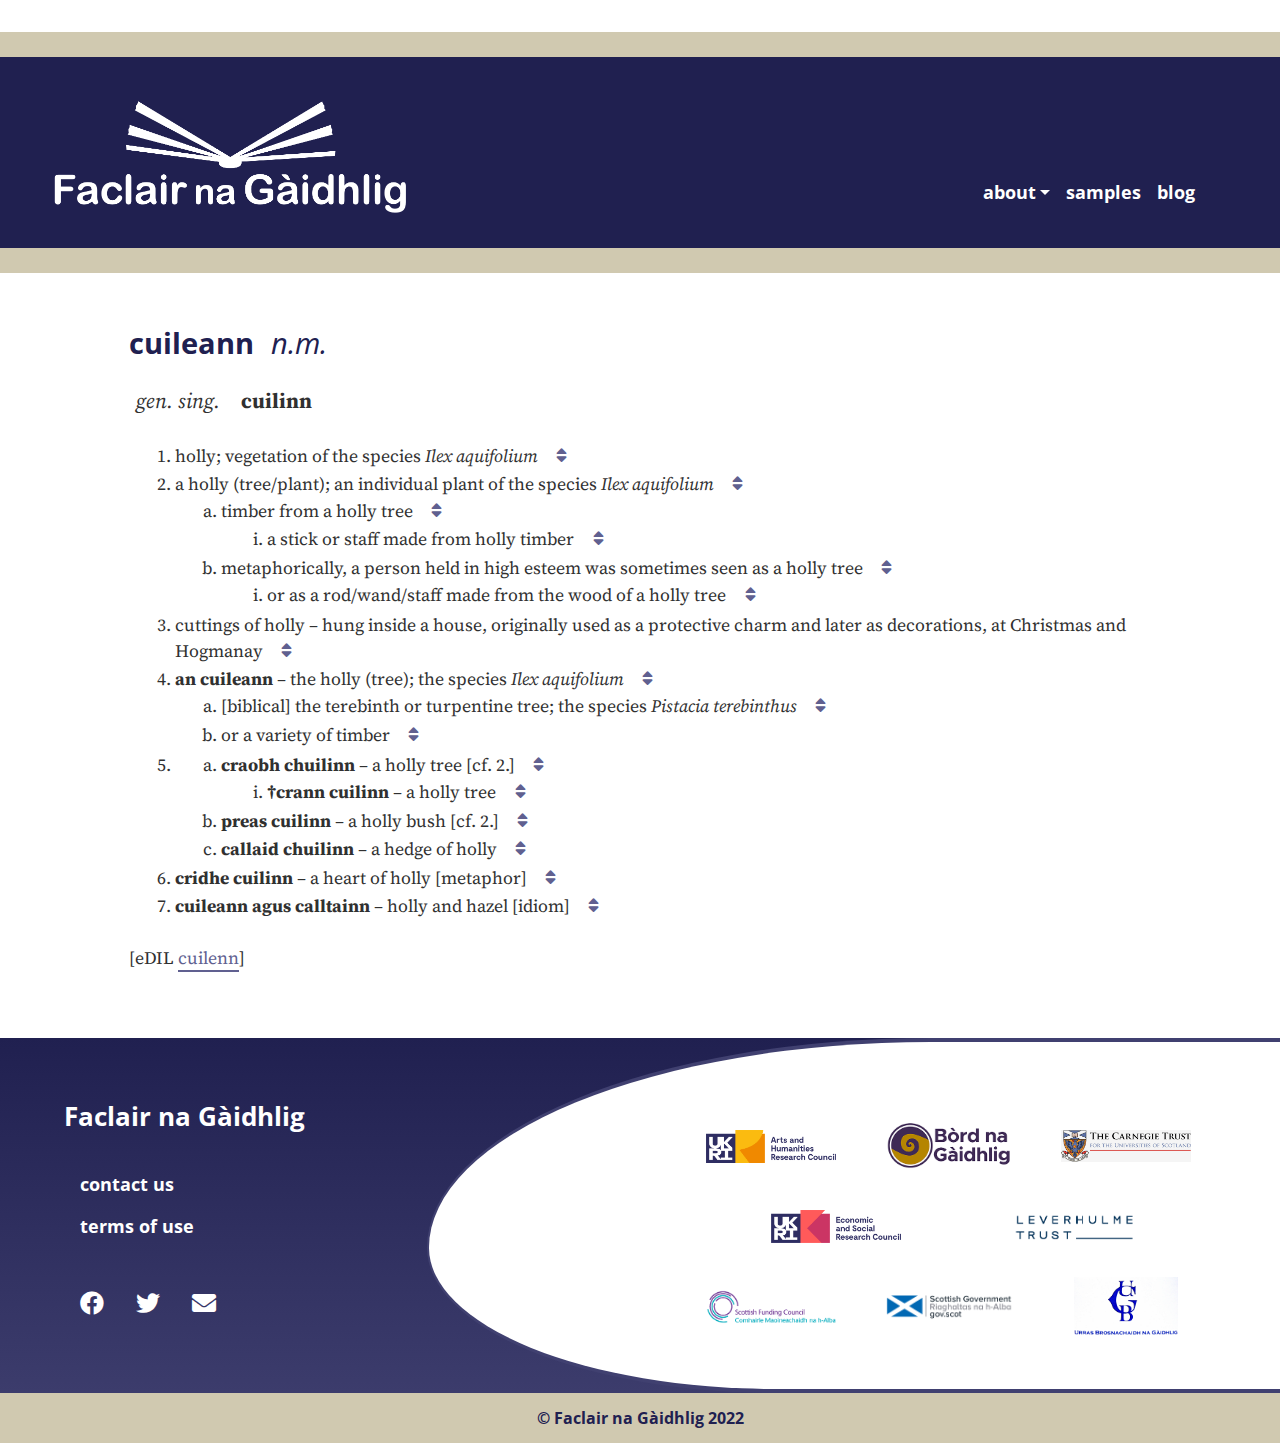
<file: alt_cuileann.html>
<!DOCTYPE html>
<html lang="en">
    <head>
        <meta charset="utf-8" />
        <meta name="viewport" content="width=device-width, initial-scale=1">
        <title>Faclair na G&agrave;idhlig - Dictionary Entry</title>
        <meta name="author" content="Faclair na Gàidhlig project team">
        <meta name="description"
            content="Dictionary entry for the Faclair na Gàidhlig project, a historical dictionary of the Scottish Gaelic language">
        <link rel="stylesheet"
            href="https://fonts.googleapis.com/css?family=Source+Serif+Pro:r,b,i,bi&display=swap"
            media="all">
        <link rel="stylesheet"
            href="https://fonts.googleapis.com/css?family=Open+Sans:r,b,i,bi&display=swap"
            media="all">
        <link rel="stylesheet" href="assets/bootstrap/css/bootstrap.min.css">
        <link rel="stylesheet" href="assets/fontawesome/css/fontawesome.css">
        <link rel="stylesheet" href="assets/fontawesome/css/brands.css">
        <link rel="stylesheet" href="assets/fontawesome/css/solid.css">
        <link rel="stylesheet" href="assets/css/fnag-style.css">
        <!--[if lt IE 9]> <script src="http://html5shim.googlecode.com/svn/trunk/html5.js"></script> <![endif]-->
        <script src="assets/bootstrap/js/bootstrap.bundle.min.js"></script>
    </head>
    <body>
        <a href="#fnag-main-content" class="screen-reader-text">Skip to main page content</a>
        <header>
            <div class="container-fluid">
                <div class="row">
                    <div id="fnag-branding" class="col-12 col-md-5">
                        <a href="index.html">
                            <img src="assets/images/faclair-na-gaidhlig-logo-white.png" width="1326"
                                height="479"
                                alt="Faclair na Gàidhlig  - Dictionary of the Scottish Gaelic Language"
                             />
                        </a>
                    </div>
                    <div id="fnag-navigation" class="col-12 col-md-7">
                        <nav class="navbar navbar-expand-md fnag-navbar"
                            aria-label="Main Site Navigation Menu">
                            <div class="container-fluid">
                                <button class="navbar-toggler" type="button"
                                    data-bs-toggle="collapse" data-bs-target="#fnag-main-menu"
                                    aria-controls="fnag-main-menu" aria-expanded="false"
                                    aria-label="Toggle main navigation menu">
                                    <span class="navbar-toggler-icon"></span>
                                </button>
                                <div id="fnag-main-menu" class="collapse navbar-collapse">
                                    <ul class="navbar-nav justify-content-end">
                                        <li class="nav-item dropdown">
                                            <a class="nav-link dropdown-toggle"
                                                data-bs-toggle="dropdown" href="#">about</a>
                                            <ul class="dropdown-menu">
                                                <li class="dropdown-item">
                                                  <a class="nav-link" href="team.html">our team</a>
                                                </li>
                                                <li class="dropdown-item">
                                                  <a class="nav-link" href="#">our partners</a>
                                                </li>
                                            </ul>
                                        </li>
                                        <li class="nav-item">
                                            <a class="nav-link" href="dictionary.html">samples</a>
                                        </li>
                                        <li class="nav-item">
                                            <a class="nav-link" href="blog.html">blog</a>
                                        </li>
                                    </ul>
                                </div>
                            </div>
                        </nav>
                    </div>
                </div>
            </div>
        </header>
        <main id="fnag-main-content" class="fnag-slanted-container">
            <div class="container-fluid">
                <div class="row">
                    <div class="col-12 offset-md-1 col-md-10 offset-xxl-2 col-xxl-8">
                        <article class="fnag-entry fnag-serif-entry">
                            <h1 class="fnag-entry-header">
                                <span class="form">cuileann</span>
                                <span class="grammar" data-bs-toggle="tooltip"
                                    data-bs-placement="top" title="masculine noun">n.m.</span>
                            </h1>
                            <section>
                                <ul id="principal-parts">
                                    <li>
                                        <span class="grammar" data-bs-toggle="tooltip"
                                            data-bs-placement="top" title="genitive singular">gen.
                                            sing.</span>
                                        <span class="form">cuilinn</span>
                                    </li>
                                </ul>
                            </section>
                            <section>
                                <div id="fnag-senses" class="collapse show">
                                    <ol class="senses">
                                        <li>
                                            <span class="definition">holly; vegetation of the
                                                species <em>Ilex aquifolium</em></span>
                                            <span>
                                                <a class="fnag-toggle" data-bs-toggle="collapse"
                                                  href="#fnag-sense-1" role="button"
                                                  aria-expanded="false" aria-controls="fnag-sense-1">
                                                  <span class="fas fa-sort"></span>
                                                </a>
                                            </span>
                                            <div id="fnag-sense-1" class="collapse">
                                                <ul>
                                                  <li>
                                                  <span class="date">1987</span>
                                                  <span class="quote">Is daor an ceannach
                                                  dh&ograve;mhs&rsquo; e, oir chan eil meur nach eil
                                                  air a sgoltadh chun a&rsquo; chn&agrave;imh le
                                                  bioran a&rsquo; <mark>chuilinn</mark> mhallaichte
                                                  sin.</span>
                                                  <span class="reference"><span
                                                  style="font-variant:small-caps">Watt</span>
                                                  <em>Gun Fhois</em> 93</span>
                                                  </li>
                                                  <li>
                                                  <span class="date">1970</span>
                                                  <span class="quote">Os cionn nan dealbhan air
                                                  a&rsquo; bhalla bha p&igrave;osan beaga de
                                                  <mark>chuileann</mark> &rsquo;s de
                                                  dh&rsquo;iadh-shlat agus bha i dol a chur sreath
                                                  de sholuis ioma-dhathach suas.</span>
                                                  <span class="reference"><span
                                                  style="font-variant:small-caps"
                                                  >NicGill-Eathain</span>
                                                  <em>Lus Chrun</em> 59</span> [cf. 3] </li>
                                                  <li>
                                                  <span class="date">a1886</span>
                                                  <span class="quote">A fhleasgaich ud tha fathast
                                                  saor, Cum d&ugrave;inte d&rsquo; uchd, mur
                                                  &rsquo;eil thu &rsquo;n gaol Air cridhe trom, air
                                                  cadal faoin, &rsquo;S do leaba bhi mar
                                                  <mark>chuilionn</mark> duit</span>
                                                  <span class="reference"><span
                                                  style="font-variant:small-caps">Mac-Colla</span>
                                                  <em>Cl&agrave;rsach nam Beann</em> 124</span>
                                                  </li>
                                                  <li>
                                                  <span class="date">1798&ndash;1829</span>
                                                  <span class="quote">Bha do chaoin mar aoidh an
                                                  t-sioda ... T-as-caoin gharg mar ...
                                                  <mark>chuillin</mark> bu lionmhor geurag</span>
                                                  <span class="reference"><span
                                                  style="font-variant:small-caps">Dughallach</span>
                                                  <em>Orain</em> 108</span>
                                                  </li>
                                                </ul>
                                            </div>
                                        </li>
                                        <li>
                                            <span class="definition">a holly (tree/plant); an
                                                individual plant of the species <em>Ilex
                                                  aquifolium</em></span>
                                            <span>
                                                <a class="fnag-toggle" data-bs-toggle="collapse"
                                                  href="#fnag-sense-2" role="button"
                                                  aria-expanded="false" aria-controls="fnag-sense-2">
                                                  <span class="fas fa-sort"></span>
                                                </a>
                                            </span>
                                            <div id="fnag-sense-2" class="collapse">
                                                <ul>
                                                  <li>
                                                  <span class="date">1980</span>
                                                  <span class="quote">Bha na dearcan a&rsquo;
                                                  de&agrave;rrsadh dearg a-measg duilleagan gorm
                                                  a&rsquo; <mark>chuileann</mark>, br&ugrave;-dhearg
                                                  a&rsquo; gleusadh a ribheid-chi&ugrave;il air
                                                  a&rsquo; gheug.</span>
                                                  <span class="reference"><span
                                                  style="font-variant:small-caps">Cailein T.
                                                  MacCoinnich</span> in <em>Gairm</em> 113 49</span>
                                                  </li>
                                                </ul>
                                            </div>
                                            <ol class="senses">
                                                <li>
                                                  <span class="definition">timber from a holly
                                                  tree</span>
                                                  <span>
                                                  <a class="fnag-toggle" data-bs-toggle="collapse"
                                                  href="#fnag-sense-2a" role="button"
                                                  aria-expanded="false"
                                                  aria-controls="fnag-sense-2a">
                                                  <span class="fas fa-sort"></span>
                                                  </a>
                                                  </span>
                                                  <div id="fnag-sense-2a" class="collapse">
                                                  <ul>
                                                  <li>
                                                  <span class="date">a1707</span>
                                                  <span class="quote">Fhuair thu garbhbhata
                                                  <mark>cuilinn</mark> Cheud l&agrave; dhearbh thu
                                                  bhith &rsquo;d dhuine Mun d&rsquo;fh&agrave;s calg
                                                  ort de fhionnadh no dh&rsquo;fheusaig.</span>
                                                  <span class="reference"><em>Orain Iain Luim</em>
                                                  (1964) 2320</span> cf. 2.i. </li>
                                                  </ul>
                                                  </div>
                                                  <ol class="senses">
                                                  <li>
                                                  <span class="definition">a stick or staff made
                                                  from holly timber</span>
                                                  <span>
                                                  <a class="fnag-toggle" data-bs-toggle="collapse"
                                                  href="#fnag-sense-2ai" role="button"
                                                  aria-expanded="false"
                                                  aria-controls="fnag-sense-2ai">
                                                  <span class="fas fa-sort"></span>
                                                  </a>
                                                  </span>
                                                  <div id="fnag-sense-2ai" class="collapse">
                                                  <ul>
                                                  <li>
                                                  <span class="date">1890</span>
                                                  <span class="quote">Nur a chunnaic am buachaille
                                                  gun do bhrisd eud a staigh, ghabh e
                                                  <mark>&rsquo;chuilionn</mark> &rsquo;na dhorn, as
                                                  ghlac e &rsquo;n lamh-lochdair liath a bh&rsquo;
                                                  air taobh piar a th&ograve;ine.</span>
                                                  <span class="reference">Campbell <em>Popular
                                                  Tales</em> I 316.</span>
                                                  </li>
                                                  </ul>
                                                  </div>
                                                  </li>
                                                  </ol>
                                                </li>
                                                <li>
                                                  <span class="definition">metaphorically, a person
                                                  held in high esteem was sometimes seen as a holly
                                                  tree</span>
                                                  <span>
                                                  <a class="fnag-toggle" data-bs-toggle="collapse"
                                                  href="#fnag-sense-2b" role="button"
                                                  aria-expanded="false"
                                                  aria-controls="fnag-sense-2b">
                                                  <span class="fas fa-sort"></span>
                                                  </a>
                                                  </span>
                                                  <div id="fnag-sense-2b" class="collapse">
                                                  <ul>
                                                  <li>
                                                  <span class="date">1804</span>
                                                  <span class="quote">Cha chraobh mhosgain, na
                                                  chrionaich a th&rsquo;ann [sc. Donull &ograve;g],
                                                  Ach an <mark>cuileann</mark> &rsquo;sgach am a
                                                  bhitheas gorm</span>
                                                  <span class="reference"><span
                                                  style="font-variant:small-caps">Stewart</span>
                                                  <em>Cochruinneacha Taoghta</em> 110</span>
                                                  </li>
                                                  <li>
                                                  <span class="date">a1776</span>
                                                  <span class="quote">Cha ba tu&rsquo;n dreathunn
                                                  na&rsquo;n <mark>cuileann</mark>, Na tiubhar
                                                  fulannach l&agrave;idir Cha &rsquo;n eil mir annad
                                                  do&rsquo;n darach, No do sheileach dearg
                                                  na&rsquo;m bl&agrave;ran</span>
                                                  <span class="reference"><em>Comh-chruinneachidh
                                                  Orannaigh Gaidhealach</em> 320</span>
                                                  </li>
                                                  <li>
                                                  <span class="date">a1729</span>
                                                  <span class="quote">Bu tu &rsquo;n t-iubhar thar
                                                  gach coillidh, Bu tu &rsquo;n darach daingean
                                                  l&agrave;idir, Bu tu &rsquo;n
                                                  <mark>cuileann</mark> &rsquo;s bu tu &rsquo;n
                                                  draigheann, Bu tu &rsquo;n t-abhall molach
                                                  bl&agrave;thmhor</span>
                                                  <span class="reference"><em>S??leas na
                                                  Ceapaich</em> (1972) 72</span>
                                                  </li>
                                                  </ul>
                                                  </div>
                                                  <ol class="senses">
                                                  <li>
                                                  <span class="definition">or as a rod/wand/staff
                                                  made from the wood of a holly tree</span>
                                                  <span>
                                                  <a class="fnag-toggle" data-bs-toggle="collapse"
                                                  href="#fnag-sense-2bi" role="button"
                                                  aria-expanded="false"
                                                  aria-controls="fnag-sense-2bi">
                                                  <span class="fas fa-sort"></span>
                                                  </a>
                                                  </span>
                                                  <div id="fnag-sense-2bi" class="collapse">
                                                  <ul>
                                                  <li>
                                                  <span class="date">1785</span>
                                                  <span class="quote">Ach pillidh mi n&igrave;s mar
                                                  an ceudna, Ri m&rsquo; Cheann-Cinnidh deadh
                                                  Loch-iall, sin, <mark>Slat, do&rsquo;n
                                                  chuilean</mark> aluinn chiatach, Bu mhor &rsquo;n
                                                  gliocas &rsquo;s bu phailt &rsquo;n
                                                  riaghailt</span>
                                                  <span class="reference"><span
                                                  style="font-variant:small-caps"
                                                  >Cham&rsquo;ron</span>
                                                  <em>Orain Nuadh Ghaidhealach</em> 3</span>
                                                  </li>
                                                  <li>
                                                  <span class="date">a1707</span>
                                                  <span class="quote">Is tha mo dh&ugrave;il anns an
                                                  Trianaid, Ged th&agrave;inig laigse air
                                                  t&rsquo;fh&igrave;onfhuil, <mark>Slat de&rsquo;n
                                                  chuileann</mark> bha ciatach, Dh&rsquo;fh&agrave;s
                                                  gu furanach fialaidh, Sheasadh duineil air
                                                  bialaibh an r&igrave;gh</span>
                                                  <span class="reference"><em>Orain Iain Luim</em>
                                                  (1964) 1816</span>
                                                  </li>
                                                  </ul>
                                                  </div>
                                                  </li>
                                                  </ol>
                                                </li>
                                            </ol>
                                        </li>
                                        <li>
                                            <span class="definition">cuttings of holly – hung inside
                                                a house, originally used as a protective charm and
                                                later as decorations, at Christmas and
                                                Hogmanay</span>
                                            <span>
                                                <a class="fnag-toggle" data-bs-toggle="collapse"
                                                  href="#fnag-sense-3" role="button"
                                                  aria-expanded="false" aria-controls="fnag-sense-3">
                                                  <span class="fas fa-sort"></span>
                                                </a>
                                            </span>
                                            <div id="fnag-sense-3" class="collapse">
                                                <ul>
                                                  <li>
                                                  <span class="date">1982</span>
                                                  <span class="quote"><mark>Cuileann</mark> is
                                                  tinsel is solais, is Cr&igrave;osd ann a riochd
                                                  craoibhe, Cr&igrave;osd anns an uinneig?</span>
                                                  <span class="reference"><span
                                                  style="font-variant:small-caps">Thomson</span>
                                                  <em>Creachadh na Cl&agrave;rsaich</em> 232</span>
                                                  </li>
                                                  <li>
                                                  <span class="date">1971</span>
                                                  <span class="quote">Latha a&rsquo; Chuilinn An
                                                  treas latha de&rsquo;n Ghearran. Tha e &rsquo;na
                                                  chleachdadh fhathast a bhi a&rsquo; crochadh
                                                  <mark>cuilinn</mark> ... anns na taighean aig
                                                  &agrave;m na Nollaig, ged nach eil duine &rsquo;ga
                                                  fh&agrave;gail a stigh cho fada ri F&eacute;ill
                                                  Bhr&igrave;ghde an diugh!</span>
                                                  <span class="reference"><span
                                                  style="font-variant:small-caps">Caimbeul</span>
                                                  <em>Suathadh ri Iomadh Rubha</em> 362</span>
                                                  </li>
                                                </ul>
                                            </div>
                                        </li>
                                        <li>
                                            <span class="definition"><span class="form">an
                                                  cuileann</span> – the holly (tree); the species
                                                  <em>Ilex aquifolium</em></span>
                                            <span>
                                                <a class="fnag-toggle" data-bs-toggle="collapse"
                                                  href="#fnag-sense-4" role="button"
                                                  aria-expanded="false" aria-controls="fnag-sense-4">
                                                  <span class="fas fa-sort"></span>
                                                </a>
                                            </span>
                                            <div id="fnag-sense-4" class="collapse">
                                                <ul>
                                                  <li>
                                                  <span class="date">1959</span>
                                                  <span class="quote">B&rsquo; ann a chumail nan
                                                  s&igrave;thichean amach a th&ograve;isich daoine
                                                  air crochadh badan de <mark>&rsquo;n
                                                  chuilionn</mark> chaomh&mdash;r&igrave;gh an
                                                  fhiodha&mdash;an sud &rsquo;s an so air feadh an
                                                  tighe Oidhche na Callainne.</span>
                                                  <span class="reference"><span
                                                  style="font-variant:small-caps">Niall Mac Gille
                                                  Sheathanaich</span> in <em>Gairm</em> 27
                                                  221</span> [cf. 3] </li>
                                                  <li>
                                                  <span class="date">1957</span>
                                                  <span class="quote">Cha robh air an t-saoghal
                                                  mh&oacute;r aige a nis ach Una, a nighean, is
                                                  ghreimich e rithe na bu dl&ugrave;ithe na <mark>an
                                                  cuileann</mark> ris an eidheann.</span>
                                                  <span class="reference"><span
                                                  style="font-variant:small-caps">Iain
                                                  MacArtuir</span> in <em>Gairm</em> 22 117</span>
                                                  </li>
                                                  <li>
                                                  <span class="date">1938&ndash;40</span>
                                                  <span class="quote"><mark>An cuileann</mark>
                                                  cruaidh, craobh nam mollachd nach f&agrave;s
                                                  fochann &rsquo;na sg&agrave;ile, a sgaoil thar
                                                  iomall an domhain, is seacadh fodha &rsquo;s gach
                                                  &agrave;irde.</span>
                                                  <span class="reference"><span
                                                  style="font-variant:small-caps">Hay</span>
                                                  <em>Collected Poems</em> 75 82/9</span>
                                                  </li>
                                                  <li>
                                                  <span class="date">a1915</span>
                                                  <span class="quote">Tha na h-ainmean a&rsquo;
                                                  cumail cuimhne air aodann na t&igrave;re mar bha e
                                                  bho shean, air na crannaibh a dh&rsquo;
                                                  fh&agrave;s gu n&agrave;durra mu&rsquo;s deach
                                                  se&ograve;rsan &ugrave;ra a thoirt a steach bho
                                                  dh&ugrave;thchan eile&mdash;an giuthas, an darach,
                                                  am beithe, an caorunn agus <mark>an
                                                  cuilionn</mark>&mdash;air na boglaich a bha cho
                                                  tric r&rsquo; am faighinn mu&rsquo;s deach an
                                                  talamh a thiormachadh.</span>
                                                  <span class="reference"><span
                                                  style="font-variant:small-caps">Watson</span> in
                                                  <em>Rosg G&agrave;idhlig</em> 37</span>
                                                  </li>
                                                  <li>
                                                  <span class="date">a1899</span>
                                                  <span class="quote">Ulc a dhean mo lochd
                                                  Gu&rsquo;n gabh e &rsquo;n galar gluc gloc, ...
                                                  Gu&rsquo;m bu gointe, gointe, geuire, gairbhe,
                                                  guiniche e, Na<mark>&rsquo;n cuilionn</mark>
                                                  cruaidh cnea-chridheach.</span>
                                                  <span class="reference"><em>Carmina Gadelica</em>
                                                  III (1940) 196</span>
                                                  </li>
                                                </ul>
                                            </div>
                                            <ol>
                                                <li>
                                                  <span class="definition">[biblical] the terebinth
                                                  or turpentine tree; the species <em>Pistacia
                                                  terebinthus</em></span>
                                                  <span>
                                                  <a class="fnag-toggle" data-bs-toggle="collapse"
                                                  href="#fnag-sense-4a" role="button"
                                                  aria-expanded="false"
                                                  aria-controls="fnag-sense-4a">
                                                  <span class="fas fa-sort"></span>
                                                  </a>
                                                  </span>
                                                  <div id="fnag-sense-4a" class="collapse">
                                                  <ul>
                                                  <li>
                                                  <span class="date">1786</span>
                                                  <span class="quote">Mar <mark>an cuilionn</mark>
                                                  [Heb terebinth, KJV teil tree] agus an darach, aig
                                                  am bheil, ge do ghearrar a sios e, a bhonn
                                                  a&rsquo; fantuinn, bidh siol naomha &rsquo;na
                                                  bhonn do &rsquo;n chinneach so.</span>
                                                  <span class="reference"><em>Seann Tiomn.</em>
                                                  Isaiah 6: 13</span>
                                                  </li>
                                                  </ul>
                                                  </div>
                                                </li>
                                                <li>
                                                  <span class="definition">or a variety of
                                                  timber</span>
                                                  <span>
                                                  <a class="fnag-toggle" data-bs-toggle="collapse"
                                                  href="#fnag-sense-4b" role="button"
                                                  aria-expanded="false"
                                                  aria-controls="fnag-sense-4b">
                                                  <span class="fas fa-sort"></span>
                                                  </a>
                                                  </span>
                                                  <div id="fnag-sense-4b" class="collapse">
                                                  <ul>
                                                  <li>
                                                  <span class="date">a1867</span>
                                                  <span class="quote">Bha currachd riobach, molach,
                                                  air a tharruing gu teann a nuas m&rsquo; an
                                                  cluasan; bha crios l&agrave;idir mu &rsquo;m
                                                  meadhon; s&igrave;oman connlaich m&rsquo; an
                                                  casan; cuaille m&ograve;r de <mark>&rsquo;n
                                                  chuilionn</mark> &rsquo;n an l&agrave;mhan.</span>
                                                  <span class="reference"><em>Caraid nan
                                                  Gaidheal</em> 620</span> [cf. 2.a.i] </li>
                                                  </ul>
                                                  </div>
                                                </li>
                                            </ol>
                                        </li>
                                        <li>
                                            <ol class="senses">
                                                <li>
                                                  <span class="definition"><span class="form">craobh
                                                  chuilinn</span> – a holly tree [cf. 2.]</span>
                                                  <span>
                                                  <a class="fnag-toggle" data-bs-toggle="collapse"
                                                  href="#fnag-sense-5a" role="button"
                                                  aria-expanded="false"
                                                  aria-controls="fnag-sense-5a">
                                                  <span class="fas fa-sort"></span>
                                                  </a>
                                                  </span>
                                                  <div id="fnag-sense-5a" class="collapse">
                                                  <ul>
                                                  <li>
                                                  <span class="date">1906</span>
                                                  <span class="quote">Bu shamhladh <mark>craobh do
                                                  &rsquo;n chuilionn</mark> dhuit, Nach b&rsquo;
                                                  urrainn c&agrave;ch a shn&igrave;omh, &rsquo;S
                                                  a&rsquo; ph&agrave;irc bu ghallan mullaich thu,
                                                  Measg bhun do choille chr&igrave;on.</span>
                                                  <span class="reference"><em>Poetry of
                                                  Badenoch</em> 103</span>
                                                  </li>
                                                  <li>
                                                  <span class="date">1874</span>
                                                  <span class="quote">Tilgidh i [sc. a’ Chailleach]
                                                  an sin uaipe an slachdan[-druidheachd] aig bun
                                                  <mark>craoibh-chuilinn</mark> air nach cinn
                                                  duilleach no dos gu toiseach na h-ath
                                                  dhùbhlachd.</span>
                                                  <span class="reference"><em>An Gaidheal</em> III
                                                  56/2.</span>
                                                  </li>
                                                  <li>
                                                  <span class="date">1867</span>
                                                  <span class="quote">Tha <mark>craobh
                                                  chuilinn</mark> ’am pàirc caisteil Fleurs fathast
                                                  a’ comharrachadh a mach an àit anns an do thuit an
                                                  rìgh [sc. Seumas II].</span>
                                                  <span class="reference"><em>Eachdraidh na
                                                  h-Alba</em> 157</span>
                                                  </li>
                                                  <li>
                                                  <span class="date">1838</span>
                                                  <span class="quote">Ma’s urra sibh, biodh agaibh
                                                  <mark>craobh chuilinn</mark>, laurel, rhohodendron
                                                  [sic] air a shuidheachadh an ait sam bith; oir
                                                  fasaidh iad fo n-’ur craobhan mheas.</span>
                                                  <span class="reference"><em>Beachd-Chomhairlean
                                                  airson feum do Thuathanaich ...</em> 223</span>
                                                  </li>
                                                  <li>
                                                  <span class="date">1786</span>
                                                  <span class="quote">’Nuair a bhitheas sibh mar
                                                  <mark>chraoibh chuilinn</mark> [Heb. terebinth,
                                                  KJV oak], aig am bheil a duilleach air seargadh;
                                                  agus mar lios anns nach ’eil uisge sam
                                                  bith.</span>
                                                  <span class="reference"><em>Seann Tiomn.</em>
                                                  Isaiah 1: 30</span>
                                                  </li>
                                                  <li>
                                                  <span class="date">a1707</span>
                                                  <span class="quote">A <mark>chraobh</mark>
                                                  stàilinn chruaidh <mark>chuilinn</mark> Chaidh
                                                  uainn air sàile do Lunnainn, ’S tearc mo ghàir’
                                                  ach gun cluinneam deagh sgeul ort.</span>
                                                  <span class="reference"><em>Orain Iain Luim</em>
                                                  (1964) 2266</span>
                                                  </li>
                                                  </ul>
                                                  </div>
                                                  <ol class="senses">
                                                  <li>
                                                  <span class="definition"><span class="form"
                                                  >&dagger;crann cuilinn</span> – a holly
                                                  tree</span>
                                                  <span>
                                                  <a class="fnag-toggle" data-bs-toggle="collapse"
                                                  href="#fnag-sense-5ai" role="button"
                                                  aria-expanded="false"
                                                  aria-controls="fnag-sense-5ai">
                                                  <span class="fas fa-sort"></span>
                                                  </a>
                                                  </span>
                                                  <div id="fnag-sense-5ai" class="collapse">
                                                  <ul>
                                                  <li>
                                                  <span class="date">1786</span>
                                                  <span class="quote">Air mhullaichibh nan sliabh
                                                  tha iad ag iobradh, agus air na sleibhtibh tha iad
                                                  a’ losgadh tùise; fo <mark>chrannaibh</mark> daraich, agus
                                                  crithich, agus <mark>cuilinn</mark> [Heb. terebinth, KJV elms],
                                                  a chionn gu bheil an sgàile taitneach.</span>
                                                  <span class="reference"><em>Seann Tiomn.</em>
                                                  Hosea 4: 13</span>
                                                  </li>
                                                  <li>
                                                  <span class="date">1741</span>
                                                  <span class="quote">Do Thaobh Chrann
                                                  neamhthorrthannach no aimrid ... <mark>Crann
                                                  Cuilinn</mark>.</span>
                                                  <span class="reference">MacDomhnuill
                                                  <em>Nuadhfhocloir Gaoidheilg & Beurla</em>
                                                  65</span>
                                                  </li>
                                                  </ul>
                                                  </div>
                                                  </li>
                                                  </ol>
                                                </li>
                                                <li>
                                                  <span class="definition"><span class="form">preas
                                                  cuilinn</span> – a holly bush [cf. 2.]</span>
                                                  <span>
                                                  <a class="fnag-toggle" data-bs-toggle="collapse"
                                                  href="#fnag-sense-5b" role="button"
                                                  aria-expanded="false"
                                                  aria-controls="fnag-sense-5b">
                                                  <span class="fas fa-sort"></span>
                                                  </a>
                                                  </span>
                                                  <div id="fnag-sense-5b" class="collapse">
                                                  <ul>
                                                  <li>
                                                  <span class="date">1910</span>
                                                  <span class="quote">Feasgar an déidh feasgair lean
                                                  e air dol do ’n àite cheudna, gus, mu dheireadh,
                                                  am faca e aig bun <mark>pris cuilinn</mark>
                                                  duineachan beag ’na shuidhe agus ag amharc le
                                                  fiamh ghàire fanaidich ’na ghnùis.</span>
                                                  <span class="reference">
                                                  <em>Folk Tales and Fairy Lore</em>
                                                  </span>
                                                  </li>
                                                  <li>
                                                  <span class="date">1911</span>
                                                  <span class="quote">Cha do chinn feur fo &rsquo;n
                                                  <mark>phreas chuilinn</mark> riamh o &rsquo;n a
                                                  thilg a&rsquo; Chailleach a slacan foidhe.</span>
                                                  <span class="reference"><span
                                                  style="font-variant:small-caps">Grant</span>
                                                  <em>Aig Tigh na Beinne</em> 134</span>
                                                  </li>
                                                  </ul>
                                                  </div>
                                                </li>
                                                <li>
                                                  <span class="definition"><span class="form"
                                                  >callaid chuilinn</span> – a hedge of holly</span>
                                                  <span>
                                                  <a class="fnag-toggle" data-bs-toggle="collapse"
                                                  href="#fnag-sense-5c" role="button"
                                                  aria-expanded="false"
                                                  aria-controls="fnag-sense-5c">
                                                  <span class="fas fa-sort"></span>
                                                  </a>
                                                  </span>
                                                  <div id="fnag-sense-5c" class="collapse">
                                                  <ul>
                                                  <li>
                                                  <span class="date">1838</span>
                                                  <span class="quote">Tha conasg gu cinnteach dhe
                                                  taisbeanadh neo-chomhnard agus neo-chuimir ma
                                                  dhearmaidear e, ach faodar a ghearradh agus a
                                                  chumail cho cuimir ri <mark>callaid
                                                  chuilinn</mark>.</span>
                                                  <span class="reference"><em>Beachd-Chomhairlean
                                                  airson feum do Thuathanaich ...</em> 113</span>
                                                  </li>
                                                  </ul>
                                                  </div>
                                                </li>
                                            </ol>
                                        </li>
                                        <li>
                                            <span class="definition"><span class="form">cridhe
                                                  cuilinn</span> – a heart of holly
                                                [metaphor]</span>
                                            <span>
                                                <a class="fnag-toggle" data-bs-toggle="collapse"
                                                  href="#fnag-sense-6" role="button"
                                                  aria-expanded="false" aria-controls="fnag-sense-6">
                                                  <span class="fas fa-sort"></span>
                                                </a>
                                            </span>
                                            <div id="fnag-sense-6" class="collapse">
                                                <ul>
                                                  <li>
                                                  <span class="date">1892</span>
                                                  <span class="quote">&rsquo;S ann a shaoil mi
                                                  roimhe riamh, Nach cridhe feola &rsquo;bha
                                                  &rsquo;na m&rsquo; chliabh; Ach cridhe de ghuin na
                                                  <mark>cuilinn</mark> Air a chomhdachadh le
                                                  stailinn</span>
                                                  <span class="reference">Campbell <em>Popular
                                                  Tales</em> III 343</span>
                                                  </li>
                                                  <li>
                                                  <span class="date">18..</span>
                                                  <span class="quote">Beul milis is cridhe
                                                  <mark>cuilinn</mark>.</span>
                                                  <span class="reference">Meek <em>Campbell
                                                  Prov.</em> 29</span>
                                                  </li>
                                                </ul>
                                            </div>
                                        </li>
                                        <li>
                                            <span class="definition"><span class="form">cuileann
                                                  agus calltainn</span> – holly and hazel
                                                [idiom]</span>
                                            <span>
                                                <a class="fnag-toggle" data-bs-toggle="collapse"
                                                  href="#fnag-sense-7" role="button"
                                                  aria-expanded="false" aria-controls="fnag-sense-7">
                                                  <span class="fas fa-sort"></span>
                                                </a>
                                            </span>
                                            <div id="fnag-sense-7" class="collapse">
                                                <ul>
                                                  <li>
                                                  <span class="date">a1881</span>
                                                  <span class="quote">Oidhche Challuinn, bu math
                                                  <mark>cuilionn</mark> &rsquo;us calltuinn a bhi
                                                  &rsquo;bualadh a ch&eacute;ile. A windy night was
                                                  considered a good sign of the season.</span>
                                                  <span class="reference">Nicolson <em>Prov.</em>
                                                  (1881) 335</span>
                                                  </li>
                                                  <li>
                                                  <span class="date">a1868</span>
                                                  <span class="quote">&rsquo;S e
                                                  &rsquo;se&ograve;ladh gu tir an dubhroin, Far nach
                                                  cluinnear aon ghuth duine, Farum nam ball no toirm
                                                  na tuinne, Fuaim an t-s&igrave;bein ris a&rsquo;
                                                  mhuran, Toirm a&rsquo; challduinn ris a&rsquo;
                                                  <mark>chuileann</mark>!</span>
                                                  <span class="reference">Mac-Mhuirich <em>An
                                                  Duanaire</em> 148</span>
                                                  </li>
                                                </ul>
                                            </div>
                                        </li>
                                    </ol>
                                </div>
                            </section>
                            <p id="etymology">[eDIL <a href="http://www.dil.ie/13510"
                                    target="_blank">cuilenn</a>]</p>
                        </article>
                    </div>
                </div>
            </div>
        </main>
        <footer>
            <div class="container-fluid">
                <div class="row">
                    <div id="fnag-site-info" class="col-12 col-md-4">
                        <h3>Faclair na G&agrave;idhlig</h3>
                        <nav class="nav justify-content-center justify-content-md-start fnag-nav"
                            aria-label="Site Information Menu">
                            <ul class="nav flex-column">
                                <li class="nav-item">
                                    <a class="nav-link" href="contact.html">contact us</a>
                                </li>
                                <li class="nav-item">
                                    <a class="nav-link" href="terms-of-use.html">terms of use</a>
                                </li>
                            </ul>
                        </nav>
                        <nav
                            class="nav justify-content-center justify-content-md-start fnag-nav fnag-social-media-links"
                            aria-label="Social Media Links">
                            <ul class="nav">
                                <li class="nav-item">
                                    <a class="nav-link" href="#">
                                        <span class="fab fa-facebook" aria-hidden="true"
                                            role="image"></span>
                                        <span class="screen-reader-text"> Facebook</span>
                                    </a>
                                </li>
                                <li class="nav-item">
                                    <a class="nav-link" href="https://twitter.com/faclairgaidhlig/"
                                        target="_blank">
                                        <span class="fab fa-twitter" aria-hidden="true" role="image"></span>
                                        <span class="screen-reader-text">Twitter</span>
                                    </a>
                                </li>
                                <li class="nav-item">
                                    <a class="nav-link" href="#">
                                        <span class="fas fa-envelope" aria-hidden="true"
                                            role="image"></span>
                                        <span class="screen-reader-text">Send email</span>
                                    </a>
                                </li>
                            </ul>
                        </nav>
                    </div>
                    <div id="fnag-partners" class="col-12 col-md-8">
                        <div class="fnag-logo-group">
                            <a href="https://ahrc.ukri.org" target="_blank">
                                <img src="assets/images/UKRI_AHR_Council-Logo_Horiz-RGB.png"
                                    width="1881" height="477"
                                    alt="Arts and Humanities Research Council" />
                            </a>
                            <a href="https://www.gaidhlig.scot/" target="_blank">
                                <img src="assets/images/bord_na_gaidhlig_logo.png" width="354"
                                    height="153" alt="Bòrd na Gàidhlig" />
                            </a>
                            <a href="https://www.carnegie-trust.org" target="_blank">
                                <img src="assets/images/carnegie_trust_logo.png" width="498"
                                    height="123"
                                    alt="The Carnegie Trust for the Universities of Scotland" />
                            </a>
                            <a href="https://esrc.ukri.org" target="_blank">
                                <img src="assets/images/ESRC_logo.png" width="1887" height="480"
                                    alt="Economic and Social Research Council" class="fnag-offset"
                                 />
                            </a>
                            <a href="https://www.leverhulme.ac.uk" target="_blank">
                                <img src="assets/images/Leverhulme_Trust_RGB_blue.png" width="317"
                                    height="110" alt="The Leverhulme Trust" class="fnag-offset" />
                            </a>
                            <a href="https://www.sfc.ac.uk" target="_blank">
                                <img src="assets/images/sfc-logo.png" width="330" height="125"
                                    alt="Scottish Funding Council - Comhairle Maoineachaidh na h-Alba"
                                 />
                            </a>
                            <a href="https://www.gov.scot" target="_blank">
                                <img src="assets/images/275px-Scottish_Government_Logo.svg.png"
                                    width="275" height="56"
                                    alt="The Scottish Government - Riaghaltas na h-Alba" />
                            </a>
                            <a href="https://glpt.org.uk" target="_blank">
                                <img src="assets/images/ubg.png" width="143" height="80"
                                    alt="Urras Brosnachaidh na Gàidhlig - The Gaelic Language Promotion Trust"
                                 />
                            </a>
                        </div>
                    </div>
                    <div id="fnag-copyright" class="col-12">
                        <p>&copy; Faclair na G&agrave;idhlig 2022</p>
                    </div>
                </div>
            </div>
        </footer>
        <script src="assets/js/fnag-utils.js"></script>
    </body>
</html>
</file>
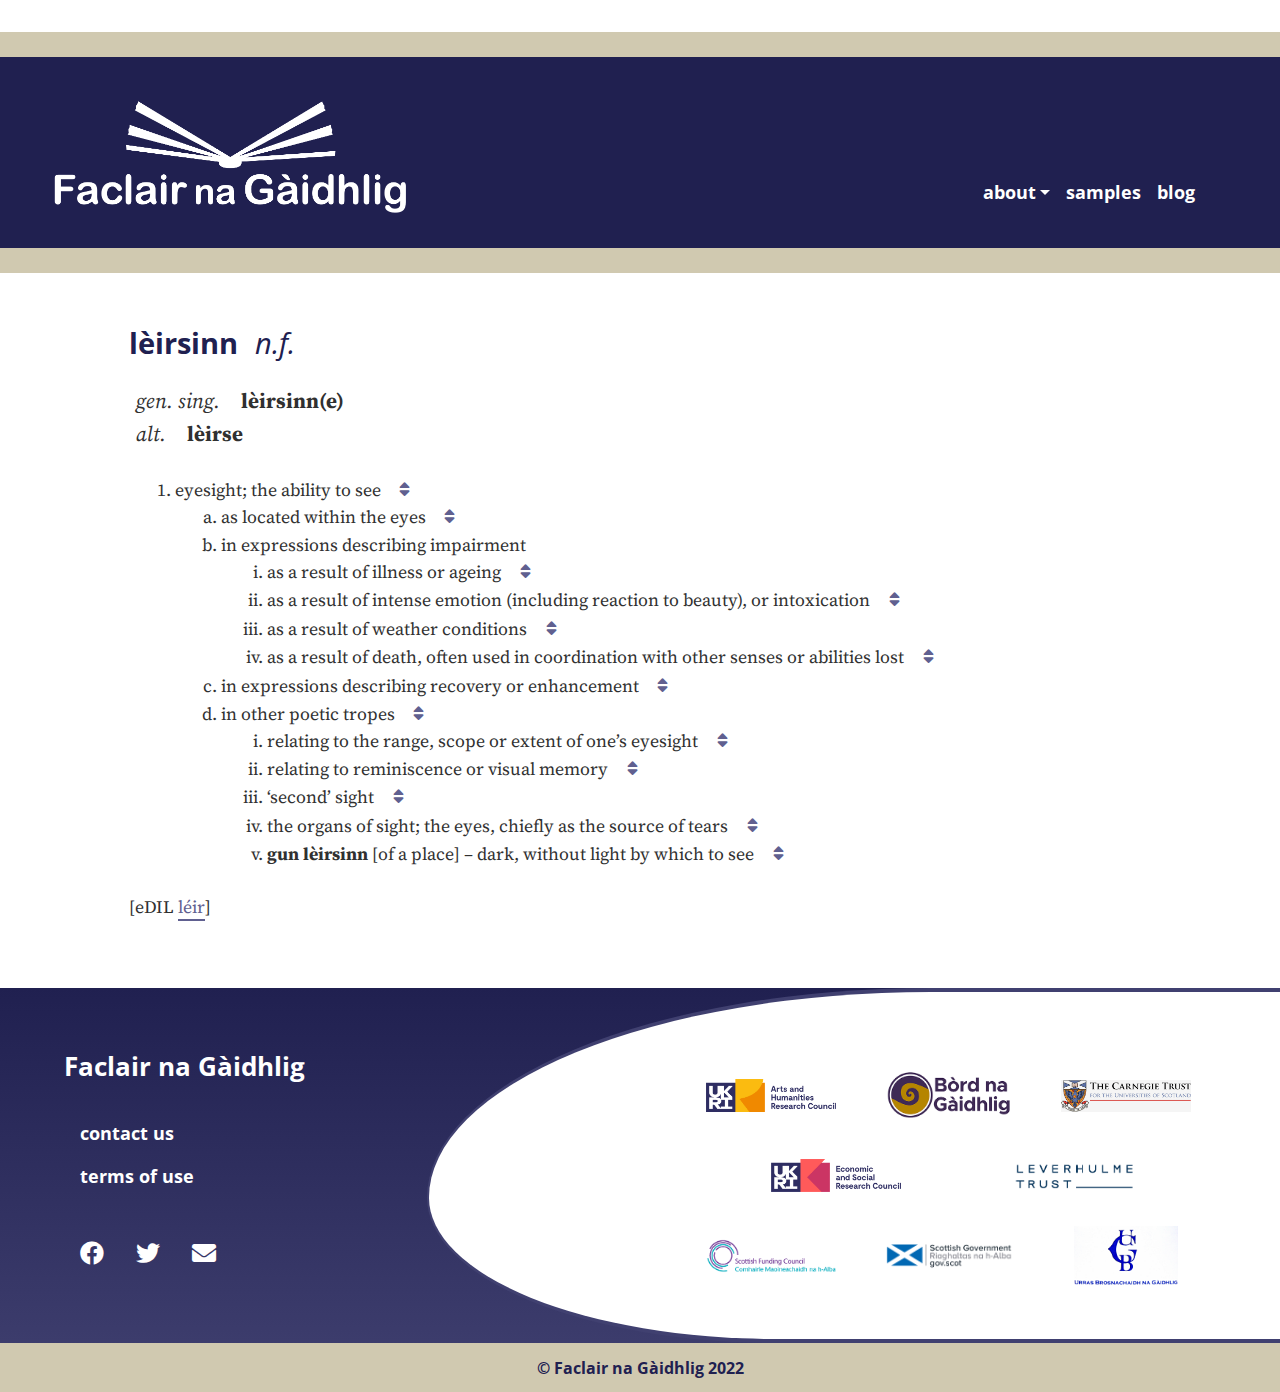
<file: alt_leirsinn.html>
<!DOCTYPE html>
<html lang="en">
    <head>
        <meta charset="utf-8" />
        <meta name="viewport" content="width=device-width, initial-scale=1">
        <title>Faclair na G&agrave;idhlig - Dictionary Entry</title>
        <meta name="author" content="Faclair na Gàidhlig project team">
        <meta name="description"
            content="Dictionary entry for the Faclair na Gàidhlig project, a historical dictionary of the Scottish Gaelic language">
        <link rel="stylesheet"
            href="https://fonts.googleapis.com/css?family=Source+Serif+Pro:r,b,i,bi&display=swap"
            media="all">
        <link rel="stylesheet"
            href="https://fonts.googleapis.com/css?family=Open+Sans:r,b,i,bi&display=swap"
            media="all">
        <link rel="stylesheet" href="assets/bootstrap/css/bootstrap.min.css">
        <link rel="stylesheet" href="assets/fontawesome/css/fontawesome.css">
        <link rel="stylesheet" href="assets/fontawesome/css/brands.css">
        <link rel="stylesheet" href="assets/fontawesome/css/solid.css">
        <link rel="stylesheet" href="assets/css/fnag-style.css">
        <!--[if lt IE 9]> <script src="http://html5shim.googlecode.com/svn/trunk/html5.js"></script> <![endif]-->
        <script src="assets/bootstrap/js/bootstrap.bundle.min.js"></script>
    </head>
    <body>
        <a href="#fnag-main-content" class="screen-reader-text">Skip to main page content</a>
        <header>
            <div class="container-fluid">
                <div class="row">
                    <div id="fnag-branding" class="col-12 col-md-5">
                        <a href="index.html">
                            <img src="assets/images/faclair-na-gaidhlig-logo-white.png" width="1326"
                                height="479"
                                alt="Faclair na Gàidhlig  - Dictionary of the Scottish Gaelic Language"
                             />
                        </a>
                    </div>
                    <div id="fnag-navigation" class="col-12 col-md-7">
                        <nav class="navbar navbar-expand-md fnag-navbar"
                            aria-label="Main Site Navigation Menu">
                            <div class="container-fluid">
                                <button class="navbar-toggler" type="button"
                                    data-bs-toggle="collapse" data-bs-target="#fnag-main-menu"
                                    aria-controls="fnag-main-menu" aria-expanded="false"
                                    aria-label="Toggle main navigation menu">
                                    <span class="navbar-toggler-icon"></span>
                                </button>
                                <div id="fnag-main-menu" class="collapse navbar-collapse">
                                    <ul class="navbar-nav justify-content-end">
                                        <li class="nav-item dropdown">
                                            <a class="nav-link dropdown-toggle"
                                                data-bs-toggle="dropdown" href="#">about</a>
                                            <ul class="dropdown-menu">
                                                <li class="dropdown-item">
                                                  <a class="nav-link" href="team.html">our team</a>
                                                </li>
                                                <li class="dropdown-item">
                                                  <a class="nav-link" href="#">our partners</a>
                                                </li>
                                            </ul>
                                        </li>
                                        <li class="nav-item">
                                            <a class="nav-link" href="dictionary.html">samples</a>
                                        </li>
                                        <li class="nav-item">
                                            <a class="nav-link" href="blog.html">blog</a>
                                        </li>
                                    </ul>
                                </div>
                            </div>
                        </nav>
                    </div>
                </div>
            </div>
        </header>
        <main id="fnag-main-content" class="fnag-slanted-container">
            <div class="container-fluid">
                <div class="row">
                    <div class="col-12 offset-md-1 col-md-10 offset-xxl-2 col-xxl-8">
                        <article class="fnag-entry fnag-serif-entry">
                            <h1 class="fnag-entry-header">
                                <span class="form">lèirsinn</span>
                                <span class="grammar" data-bs-toggle="tooltip"
                                    data-bs-placement="top"
                                    title="feminine noun, though masculine in some dialects"
                                    >n.f.</span>
                            </h1>
                            <section>
                                <ul id="principal-parts">
                                    <li>
                                        <span class="grammar" data-bs-toggle="tooltip"
                                            data-bs-placement="top" title="genitive singular">gen.
                                            sing.</span>
                                        <span class="form">lèirsinn(e)</span>
                                    </li>
                                    <li>
                                        <span class="grammar" data-bs-toggle="tooltip"
                                            data-bs-placement="top" title="alternative form"
                                            >alt.</span>
                                        <span class="form">lèirse</span>
                                    </li>
                                </ul>
                            </section>
                            <section>
                                <div>
                                    <ol class="senses">
                                        <li>
                                            <span class="definition">eyesight; the ability to
                                                see</span>
                                            <span>
                                                <a class="fnag-toggle" data-bs-toggle="collapse"
                                                  href="#fnag-sense-eyesight" role="button"
                                                  aria-expanded="false"
                                                  aria-controls="fnag-sense-eyesight">
                                                  <span class="fas fa-sort"></span>
                                                </a>
                                            </span>
                                            <div id="fnag-sense-eyesight" class="collapse">
                                                <ul class="senses-citations">
                                                  <li>
                                                  <span class="date"><em>a</em>1908 (1910)</span>
                                                  <span class="quote">Thuirt mi nach tugainn pioc as
                                                  an uile-bheist, creutair [sc. giomach] a bha cho
                                                  uile-leirsinneach ris nach robh e cneasda. “Theid
                                                  mise ’n urras,” arsa bean an tighe, “nach ’eil de
                                                  <mark>leirsinn</mark> aige nis na ni coire dhuit,”
                                                  ’s i cur spàg dheth air mo bheulaibh.</span>
                                                  <span class="reference"><span
                                                  style="font-variant:small-caps">MacEacharn</span>
                                                  <em>Am Fear-Ciuil</em> 323</span>
                                                  </li>
                                                  <li>
                                                  <span class="date">1872–91</span>
                                                  <span class="quote">’S ma tha neach le
                                                  <mark>léirsinn</mark>, \ Chan i bhrèug a th’ ann, \
                                                  Chi iad bhàrr do shléibhtean, \ Pàirt de dh’ Eirinn
                                                  thàll.</span>
                                                  <span class="reference"><span
                                                  style="font-variant:small-caps"
                                                  >Nic-A-Phearsoin</span>
                                                  <em>Dain agus orain Ghaidhlig</em> 22</span>
                                                  </li>
                                                  <li>
                                                    <span class="date">1804</span>
                                                    <span class="quote">’S màll do rosg, ’s gur glan do <mark title="Your eyes are calm, your sight clear, \ Blue eyes like the berry of the moor, \ Thin eyebrow, most smooth and fine.">leirsin</mark>, \ Suil ghorm mar dhearcaig an t sleibhe, \ Mala chaol, a’s caoine, reidhe.</span>
                                                    <span class="reference">Stewart <em>Cochruinneacha Taoghta</em> 148</span>
                                                  </li>
                                                  <li>
                                                    <span class="date">1786</span>
                                                    <span class="quote">Chliudhaich thu na dée airgid agus oir, umha, iaruinn, fhiodha, agus chloiche, aig nach ’eil <mark>leirsinn</mark>, no claisteachd, no aithne.</span>
                                                    <span class="reference"><em>Seann Tiomn.</em> Daniel 5: 23</span>
                                                  </li>
                                                  <li>
                                                    <span class="date"><em>a</em>1778</span>
                                                    <span class="quote">Tha Ealasaid ag ràdh \ Nach stà aic air <mark>léirsinn</mark></span>
                                                    <span class="reference"><em>Orain le Rob Donn</em> 41</span>
                                                  </li>
                                                  <li>
                                                    <span class="date"></span>
                                                    <span class="quote"></span>
                                                    <span class="reference"></span>
                                                  </li>
                                                </ul>
                                            </div>
                                            <ol class="senses">
                                                <li>
                                                  <span class="definition">as located within the
                                                  eyes</span>
                                                  <span>
                                                  <a class="fnag-toggle" data-bs-toggle="collapse"
                                                  href="#fnag-sense-eyesight-eyes" role="button"
                                                  aria-expanded="false"
                                                  aria-controls="fnag-sense-eyesight-eyes">
                                                  <span class="fas fa-sort"></span>
                                                  </a>
                                                  </span>
                                                  <div id="fnag-sense-eyesight-eyes"
                                                  class="collapse">
                                                  <ul class="senses-citations">
                                                  <li>
                                                  <span class="date">1973</span>
                                                  <span class="quote">Có aig a bheil reusan, \ Is
                                                  <mark>léirsinn ann ’na shùil</mark>
                                                  \ Nach cuireadh so [sc. call na h-Iolaire] fo
                                                  dheuraibh \ ’S nach biodh a chridhe ciùrrt’?</span>
                                                  <span class="reference"><span
                                                  style="font-variant:small-caps">MacPhàrlain</span>
                                                  <em>Toinneamh Dìomhair</em> 78</span>
                                                  </li>
                                                    <li>
                                                      <span class="date">1892</span>
                                                      <span class="quote">An t-<mark>suil</mark> ’bu ghlaine <mark title="Eye of the clearest sight \ The mouth of the sweetest reading \ And every good with regard to that \ For little, young Mali.">leirsinn</mark>, Am beul ’bu bhinne leughadh, ’S a h-uile math a reir sin Air Mali bheag, og.</span>
                                                      <span class="reference">Sinclair <em>Gaelic Bards</em> 136</span>
                                                    </li>
                                                    <li>
                                                      <span class="date">1694</span>
                                                      <span class="quote">Gan <mark>lèirsinn fág an suil’</mark>: do ghnà an leasraigh cuir ar chrith.</span>
                                                      <span class="reference"><em>Sailm Dhaibhidh</em> 118</span>
                                                    </li>
                                                  <li>
                                                  <span class="date"></span>
                                                  <span class="quote"></span>
                                                  <span class="reference"></span>
                                                  </li>
                                                  </ul>
                                                  </div>
                                                </li>
                                                <li>
                                                  <span class="definition">in expressions describing impairment</span>
                                                  <ol class="senses">
                                                    <li>
                                                      <span class="definition">as a result of illness or ageing</span>
                                                      <span>
                                                        <a class="fnag-toggle" data-bs-toggle="collapse"
                                                          href="#fnag-sense-eyesight-impaired-illness" role="button"
                                                          aria-expanded="false"
                                                          aria-controls="fnag-sense-eyesight-impaired-illness">
                                                          <span class="fas fa-sort"></span>
                                                        </a>
                                                      </span>
                                                      <div id="fnag-sense-eyesight-impaired-illness" class="collapse">
                                                        <ul class="senses-citations">
                                                          <li>
                                                            <span class="date">2019</span>
                                                            <span class="quote">Bha an t-Urr. Tòmas MacCalmain
                                                              ag obair air an deasachadh sin o 1947, ’s a’ strì
                                                              ri peann is pàipear is <mark>call lèirsinn</mark>,
                                                              gus an do chaochail e ann an 1984.</span>
                                                            <span class="reference"><span
                                                              style="font-variant:small-caps">Meek</span>
                                                              <em>Seòl mo Bheatha</em> 235</span>
                                                          </li>
                                                          <li>
                                                            <span class="date">2004</span>
                                                            <span class="quote">Oir b’ e seo fear <mark>na
                                                              cion-lèirse</mark>.</span>
                                                            <span class="reference"><span
                                                              style="font-variant:small-caps">MacGilliosa</span>
                                                              <em>Tocasaid ’Ain Tuirc</em> 64</span>
                                                          </li>
                                                          <li>
                                                            <span class="date">1937</span>
                                                            <span class="quote">Is e duine mór foghainteach a bha ann am MacIain ... Bha e cho <mark>goirid ’na leirsinn</mark> ’s gu’n do leum e á bìrlinn Mhic’Illeathain na h-Innis mu’n do threabh a toiseach claise ann an gainneamh Phort-Rònain. Bha e fliuch gu shléisdean agus is e Boswell bochd a dhìol air a’ mhi-fhortan.</span>
                                                            <span class="reference"><em>Am Measg nam Bodach</em> 28</span>
                                                          </li>
                                                          <li>
                                                            <span class="date">1873</span>
                                                            <span class="quote">Nuair a bha Domhnull mu
                                                              cheithir bliadhna deug a dh’ aois, <mark>chaill e
                                                                a leirsinn</mark> gu buileach ann an galar na
                                                              Brice—bha e na dhall am fad ’s bu bheo e.</span>
                                                            <span class="reference"><em>Bratach na Fìrinn</em>
                                                              I 148</span>
                                                          </li>
                                                          <li>
                                                            <span class="date">1817</span>
                                                            <span class="quote">Chaith e [sc. Eòin Neuton] as,
                                                              le cuid is cuid, gus fadheoidh an <mark>dfhàg a
                                                                leirsinn</mark> agus a chlàisteachd e gu
                                                              mor.</span>
                                                            <span class="reference">McGillivray <em>Eachdraidh
                                                              Beatha Eoin Neuton</em> 144</span>
                                                          </li>
                                                          <li>
                                                            <span class="date"></span>
                                                            <span class="quote"></span>
                                                            <span class="reference"></span>
                                                          </li>
                                                        </ul>
                                                      </div>
                                                    </li>
                                                    <li>
                                                      <span class="definition">as a result of intense emotion (including reaction to beauty), or intoxication</span>
                                                      <span>
                                                        <a class="fnag-toggle" data-bs-toggle="collapse"
                                                          href="#fnag-sense-eyesight-impaired-emotion" role="button"
                                                          aria-expanded="false"
                                                          aria-controls="fnag-sense-eyesight-impaired-emotion">
                                                          <span class="fas fa-sort"></span>
                                                        </a>
                                                      </span>
                                                      <div id="fnag-sense-eyesight-impaired-emotion" class="collapse">
                                                        <ul class="senses-citations">
                                                          <li>
                                                            <span class="date">1970</span>
                                                            <span class="quote">Thog e ’n litir. <mark>Thàinig</mark> luathas air a chridhe agus <mark>sgleò air a léirsinn</mark> oir ’s e sgrìobhadh Beataidh a bha oirre.</span>
                                                            <span class="reference"><span
                                                              style="font-variant:small-caps">NicGill-Eathain</span> <em>Lus Chrun</em> 81</span>
                                                          </li>
                                                          <li>
                                                            <span class="date">1957</span>
                                                            <span class="quote">Ach mar a chunnaic mi an tigh iomallach ud, thuit mo chridhe do m’ bhrògan agus <mark>dhubh mulad mo léirsinn</mark>.</span>
                                                            <span class="reference"><span
                                                              style="font-variant:small-caps">Mairi A. Chaimbeul</span> in <em>Gairm 20</em> 320</span>
                                                          </li>
                                                          <li>
                                                            <span class="date">1944–6</span>
                                                            <span class="quote">Ri bhith ’bruidhinn an-diugh fhèin air, \ <mark>thig brat fala air mo lèirsinn</mark>. \ Gum buidhich Allah gnùis an treubh ud!</span>
                                                            <span class="reference"><span
                                                              style="font-variant:small-caps">Hay</span> <em>Collected Poems</em> 131 109/621</span>
                                                          </li>
                                                          <li>
                                                            <span class="date"><em>a</em>1936</span>
                                                            <span class="quote">B’e so foghar mo sgaraidh \ A dh’fhàg mi airtnealach tùrsach, \ <mark>Chuir e maille ’nam léirsinn</mark>.</span>
                                                            <span class="reference"><span
                                                              style="font-variant:small-caps">Caimbeul</span> <em>Orain Ghaidhlig</em> 97</span>
                                                          </li>
                                                          <li>
                                                            <span class="date"><em>a</em>1898</span>
                                                            <span class="quote">Fhuair mi naigheachd air
                                                              Diluain a dh’fhàg an sluagh na’n càs Ceann na
                                                              h-Eaglais bhi air deile às a leine bhàin ... S ann
                                                              an diugh tha sinn <mark>gun léirsinn</mark>, tha
                                                              ar speuclar bhuainn.</span>
                                                            <span class="reference"><em>Leabhar nan
                                                              Gleann</em> 138</span>
                                                          </li>
                                                          <li>
                                                            <span class="date">1897</span>
                                                            <span class="quote">’S an teanga bu ghéire gu’n leòn e [sc. uisge-beatha] gu gleusd’ i; \ <mark>Theid sgleò air do léirsinn</mark>, cha léir dhut do bhròg.</span>
                                                            <span class="reference"><em>Mac-Talla</em> V No. 27. 208/1</span>
                                                          </li>
                                                          <li>
                                                            <span class="date"><em>a</em>1890</span>
                                                            <span class="quote"><mark>Chaill mi mo
                                                              leirsinn</mark> ’s mo chlaisteachd, \ ’S fhuair mi
                                                              masladh bho mo chairdean, \ Bha mi ’n duil gun d’
                                                              rinn mi tapadh.</span>
                                                            <span class="reference"><em>Comhchruinneachadh
                                                              Ghlinn-a-Bhaird</em> 324</span>
                                                          </li>
                                                           In the blink of an eye, Callum fell in love with her and that was a love without compare as long as it lasted, it took almost all of his sight and his hearing from him  . 
                                                          <li>
                                                            <span class="date">1872</span>
                                                            <span class="quote">Ann am priobadh na sul, thuit Callum ann an gaol oirre agus be sin an gaol gun choimeas am fad ’s a’ mhair e, <mark>thug e ach beag a leirsinn ’sa chlaisteachd uaithe</mark>.</span>
                                                            <span class="reference"><em>An Gaidheal</em> I 196/1</span>
                                                          </li>
                                                          <li>
                                                            <span class="date">1868</span>
                                                            <span class="quote"><mark>Chaidh mis iomrall ’n am léursainn</mark>, \ Tha dìth caoine iar éirigh ’n am cheann ... \ Cho luath ’s a sgar uainn an t-éug thu.</span>
                                                            <span class="reference">Mac-Mhuirich An Duanaire 12</span>
                                                          </li>
                                                          <li>
                                                            <span class="date"><em>a</em>1868</span>
                                                            <span class="quote">Fuaim do chiste ’g ȧ bualadh,
                                                              \ Dh’ fhàg mo chluasan gun chlaisteachd! \ <mark>Dh’
                                                                fhàg mo shùilean gun léirsinn!</mark> \ Chuir fo
                                                              éislean mo phearsa! [cf. 1.a.]</span>
                                                            <span class="reference">Mac-Mhuirich <em>An
                                                              Duanaire</em> 2</span>
                                                          </li>
                                                          <li>
                                                            <span class="date">1830–55</span>
                                                            <span class="quote"><mark>Chaidh mo léirsinn gu anannachd</mark> le bròn, \ Gu’n d’eug fear a’ Gharbha.</span>
                                                            <span class="reference"><span
                                                              style="font-variant:small-caps">Mac-a-Phearsain</span> <em>Cumha</em> 2</span>
                                                          </li>
                                                          <li>
                                                            <span class="date"><em>a</em>1813</span>
                                                            <span class="quote">Gu ’n do chuimhnich am bàs ort
                                                              ... \ ’S tha do mhathair mu d’ dheighinn, \ <mark>Gun
                                                                leirsinn gun seallamh</mark> ... \ ’S dh’ fhag thu
                                                              uile fo bhròn sinn.</span>
                                                            <span class="reference">Mac-an-Tuairneir
                                                              <em>Comhchruinneacha</em> 246</span>
                                                          </li>
                                                          <li>
                                                            <span class="date">1811</span>
                                                            <span class="quote">Le ro mheud sa thug mi rùin
                                                              duit, \ <mark>Dh’fhag e mo shuilean gun
                                                                leirsinn</mark>. [cf. 1.a.]</span>
                                                            <span class="reference"><em>Orain Nuadh
                                                              Ghaeleach</em> 222</span>
                                                          </li>
                                                          <li>
                                                            <span class="date">1804</span>
                                                            <span class="quote">Tha mais’ ann a d’ aodain \ Ach ’s fheudar dhomh tilleadh. \ Co sheallas ’s a’ ghrein ud, \ Nach <mark>caill a leirsin</mark> am mionaid.</span>
                                                            <span class="reference">Stewart <em>Cochruinneacha Taoghta</em> 203</span>
                                                          </li>
                                                          <li>
                                                            <span class="date">1785-1801</span>
                                                            <span class="quote">Tha ball-seirce na h-aoduinn, \ ’S beul tana, mu dheudaich ghil dhlùth; \ ’S a cuailain mar theudan, \ <mark>Cuir dalladh air leirsinn gach sùl</mark>. [cf. 1.a.]</span>
                                                            <span class="reference"><span
                                                              style="font-variant:small-caps">Mac Ghrigair</span> <em>Orain Ghaelach</em> 157</span>
                                                          </li>
                                                          <li>
                                                            <span class="date">1785-1801</span>
                                                            <span class="quote">Ach ’n uair thainig do litir, \ Bha mo chridhe a clisgeadh a’ m’ chrè; \ ’S ’n uair a leubh mi gu tric i, \ <mark>Dh-fhalbh mo leirsinn</mark>, ’s mo mhisneach gu leir.</span>
                                                            <span class="reference"><span
                                                              style="font-variant:small-caps">Mac Ghrigair</span> <em>Orain Ghaelach</em> 136</span>
                                                          </li>
                                                              
                                                          <li>
                                                            <span class="date">16..–1776</span>
                                                            <span class="quote">Dh’fhag ù mise fo mhulad, \ ’S tric ma shuilin cruinneacha dheoir, \ <mark data-bs-toggle="tooltip"
                                                              data-bs-placement="top" title="You left me sad \ And often my eyes gathering tears \ The light of my sight weakened.">Lagaich solus ma leirsinn</mark>.</span>
                                                            <span class="reference"><em>Comh-chruinneachidh Orannaigh Gaidhealach</em> 269</span>
                                                          </li>
                                                          <li>
                                                            <span class="date"></span>
                                                            <span class="quote"></span>
                                                            <span class="reference"></span>
                                                          </li>
                                                        </ul>
                                                      </div>
                                                    </li>
                                                    <li>
                                                      <span class="definition">as a result of weather conditions</span>
                                                      <span>
                                                        <a class="fnag-toggle" data-bs-toggle="collapse"
                                                          href="#fnag-sense-eyesight-impaired-weather" role="button"
                                                          aria-expanded="false"
                                                          aria-controls="fnag-sense-eyesight-impaired-weather">
                                                          <span class="fas fa-sort"></span>
                                                        </a>
                                                      </span>
                                                      <div id="fnag-sense-eyesight-impaired-weather" class="collapse">
                                                        <ul class="senses-citations">
                                                          <li>
                                                            <span class="date">1971</span>
                                                            <span class="quote">Bha an oidhche fuar, agus mar a bha tric sna h-ionadan ud troimh’n oidhche, deatach gheal os cionn na talmhainn <mark>nach leigeadh do léirsinn glé fhada</mark>.</span>
                                                            <span class="reference"><span
                                                              style="font-variant:small-caps">Caimbeul</span> <em>Suathadh ri Iomadh Rubha</em> 203</span>
                                                          </li>
                                                          <li>
                                                            <span class="date">1956</span>
                                                            <span class="quote">Bha mi leughadh bho chionn ghoirid gu bheilear a nis a’ cleachdadh sgàilean tana de shilicone air gloine uinneagan nam pleunaichean airson gu ruith an t-uisge dhiabh, gun mhóran <mark>dragh a chur air léirsinn</mark> nam fear-stiùiridh.</span>
                                                            <span class="reference"><span
                                                              style="font-variant:small-caps">Murdag NicCoinnich</span> in <em>Gairm 16</em> 345</span>
                                                          </li>
                                                          <li>
                                                            <span class="date">a1926</span>
                                                            <span class="quote">Tha sgèimh na gréine, is i ’g éirigh \ Toirt orra [sc. na cinnich bhorba] géilleadh ’s gach ball; \ A glòir <mark>a’ dalladh an léirsinn</mark> \ Is iad dhi ag aoradh gun fheall.</span>
                                                            <span class="reference">Am Bard 80</span>
                                                          </li>
                                                          <li>
                                                            <span class="date">1844</span>
                                                            <span class="quote">Mar bha ’n t-àrm-dearg a dìreadh na h-uchdaich, bha ’n t-sion ghailbheach gheamhraidh a brais dhortadh nan aghaidh, <mark>a cuir maill’ air an leirsinn</mark> a’s air an imeachd.</span>
                                                            <span class="reference"><em>Eachdraidh a’ Phrionnsa</em> 123</span>
                                                          </li>
                                                          <li>
                                                            <span class="date"><em>a</em>1768</span>
                                                            <span class="quote">’S ceathach duinte mu na meallaibh, \ <mark>A’ cuir dalladh air ar leirsin</mark>.</span>
                                                            <span class="reference"><span
                                                              style="font-variant:small-caps">Mac an t-Saoir</span> (1768) 43</span>
                                                          </li>
                                                          <li>
                                                            <span class="date"></span>
                                                            <span class="quote"></span>
                                                            <span class="reference"></span>
                                                          </li>
                                                        </ul>
                                                      </div>
                                                    </li>
                                                    <li>
                                                      <span class="definition">as a result of death, often used in coordination
                                                        with other senses or abilities lost</span>
                                                      <span>
                                                        <a class="fnag-toggle" data-bs-toggle="collapse"
                                                          href="#fnag-sense-eyesight-impaired-death" role="button"
                                                          aria-expanded="false"
                                                          aria-controls="fnag-sense-eyesight-impaired-death">
                                                          <span class="fas fa-sort"></span>
                                                        </a>
                                                      </span>
                                                      <div id="fnag-sense-eyesight-impaired-death" class="collapse">
                                                        <ul class="senses-citations">
                                                          <li>
                                                            <span class="date">1979</span>
                                                            <span class="quote">Ann an ùine aithghearr bhiodh
                                                              esan cuideachd ann an toll anns an talamh ...
                                                              <mark>gun léirsinn, gun chlaisneachd</mark>, a
                                                              chridhe ’na stad.</span>
                                                            <span class="reference"><span
                                                              style="font-variant:small-caps">Caimbeul</span>
                                                              <em>Deireadh an Fhoghair</em> 95</span>
                                                          </li>
                                                          <li>
                                                            <span class="date">1952</span>
                                                            <span class="quote">Annsachd do chridhe air tulach
                                                              leis féin \ <mark>Gun luthas, gun léirs, gun
                                                                chòmhradh</mark>.</span>
                                                            <span class="reference"><span
                                                              style="font-variant:small-caps">NicLeòid</span>
                                                              <em>An Sireadh</em> 67</span>
                                                          </li>
                                                          <li>
                                                            <span class="date"><em>a</em>1932</span>
                                                            <span class="quote">Thainig naigheachd [sc. call
                                                              na h-Iolaire] bho’n tuath ’dhuisg gu mulad ’bhith
                                                              ’s buan; \ Dh’fhag moran de’n t-sluagh fo eislean:
                                                              \ Gu’n robh Gaidheil mo ruin ’s iad nan sineadh ’sa’
                                                              ghrunnd \ ’S iad <mark>gun chlaisteachd, gun luth,
                                                                gun leirsinn</mark>.</span>
                                                            <span class="reference"><em>Na Baird
                                                              Thirisdeach</em> 342</span>
                                                          </li>
                                                          <li>
                                                            <span class="date">1895</span>
                                                            <span class="quote">Am fear thigeadh dluth dhuit \
                                                              Gu aimhreit a dhusgadh, \ Bu luath bhiodh <mark>a
                                                                shuilean gun leirsinn</mark>. [cf. 1.a.]</span>
                                                            <span class="reference"><em>Mac-Talla</em> IV No.
                                                              16. 8/1</span>
                                                          </li>
                                                          <li>
                                                            <span class="date"><em>a</em>1892</span>
                                                            <span class="quote">B’ e so greadan a craidh, \ Tha
                                                              ’cul-taic ri lar \ ’S e <mark>gun chlaisteachd, gun
                                                                chail, gun leirsinn</mark>.</span>
                                                            <span class="reference">Sinclair <em>Gaelic
                                                              Bards</em> 246</span>
                                                          </li>
                                                          <li>
                                                            <span class="date">1881</span>
                                                            <span class="quote">Gu ’m b’e ’n càs bhi ’ga
                                                              fhaicinn, \ ’S e <mark>gun chlaisteachd gun
                                                                léirsinn</mark>, \ Air an eislinn na shìneadh \ Agus
                                                              cìs aig an eug air.</span>
                                                            <span class="reference"><em>Clàrsach na
                                                              Coille</em> 72</span>
                                                          </li>
                                                          <li>
                                                            <span class="date">1868</span>
                                                            <span class="quote">Bàs na colla, ’s breun a
                                                              bholladh ... \ ’Tuar mar shneachd’, a mais air
                                                              seachdadh ... \ <mark>Sùil gun leursainn, beul gun
                                                                deudach, \ Cluas gun éisdeachd, làmh gun
                                                                chlìth</mark>. [cf. 1.a.]</span>
                                                            <span class="reference"><em>Laoidhean agus
                                                              Dain</em> 58</span>
                                                          </li>
                                                          <li>
                                                            <span class="date">1831</span>
                                                            <span class="quote">’S an tìgh chaol tha thu tathaich leat féin; Dh’ fhalbh do chàileachd, ’s do chlaisdeachd, <mark>Dh’ fhalbh do léirsinn, do mhaise</mark> ’s gu léir.</span>
                                                            <span class="reference"><em>An Teachdaire Gaelach</em> II 263/2</span>
                                                          </li>
                                                          <li>
                                                            <span class="date">17..–1831</span>
                                                            <span class="quote">S lionar marcach eich seang
                                                              rinn thu chagairt sa n fhraing, \ Chuir u dhachidh
                                                              <mark>gun cheann gun leirsinn</mark>.</span>
                                                            <span class="reference"><em>Co-chruinneach
                                                              Dh’Orain Thaghte Ghaeleach</em> 199</span>
                                                          </li>
                                                          <li>
                                                            <span class="date"><em>a</em>1798</span>
                                                            <span class="quote">’Nochd is iosal do cheann ...
                                                              \ Ann leabaidh dhionaich, <mark>gun chainnt, gun
                                                                leirsinn</mark>.</span>
                                                            <span class="reference"><span
                                                              style="font-variant:small-caps">Dughallach</span>
                                                              <em>Orain</em> 99</span>
                                                          </li>
                                                          <li>
                                                            <span class="date">1785</span>
                                                            <span class="quote">Tha do bhraithrean fu’ phràm,
                                                              \ Gun ghuala thaiceadh na’n ceann, \ O’n a dh’fhàs thu
                                                              <mark>gun chaint gun leirsin</mark>.</span>
                                                            <span class="reference"><span
                                                              style="font-variant:small-caps">Cham’ron</span>
                                                              <em>Orain Nuadh Ghaidhealach</em> (1785) 13</span>
                                                          </li>
                                                          <li>
                                                            <span class="date"></span>
                                                            <span class="quote"></span>
                                                            <span class="reference"></span>
                                                          </li>
                                                        </ul>
                                                      </div>
                                                    </li>
                                                  </ol>
                                                </li>
                                                <li>
                                                  <span class="definition">in expressions describing recovery or enhancement</span>
                                                  <span>
                                                    <a class="fnag-toggle" data-bs-toggle="collapse"
                                                      href="#fnag-sense-eyesight-enhanced" role="button"
                                                      aria-expanded="false"
                                                      aria-controls="fnag-sense-eyesight-enhanced">
                                                      <span class="fas fa-sort"></span>
                                                    </a>
                                                  </span>
                                                  <div id="fnag-sense-eyesight-enhanced"
                                                    class="collapse">
                                                    <ul class="senses-citations">
                                                      <li>
                                                        <span class="date">1958</span>
                                                        <span class="quote">Cha robh na facail gu h-iomlan as mo bheul nuair a thàinig uspag de ioma-ghaothach a fhras cuid de na calgan ’na mo shùilean fhéin ’s bha mi gun fhradharc airson car tiota ... ’s nuair a <mark>fhuair mi léirsinn air aon sùil</mark> cha robh sgial oirre. [cf. 1.a.]</span>
                                                        <span class="reference"><span
                                                          style="font-variant:small-caps">Tormod MacLeoid</span> in <em>Gairm 24</em> 361</span>
                                                      </li>
                                                      <li>
                                                        <span class="date"><em>a</em>1908 (1910)</span>
                                                        <span class="quote">Ach cuach o ’n t-searraig ... \ Do theanga, ni e ùilleachadh; \ Do mheomhair ni e ùrachadh; \ Do chluas a’ cluinntinn fuaim nan reul, \ ’S <mark>do léirsinn air a dùblachadh</mark>.</span>
                                                        <span class="reference"><span
                                                          style="font-variant:small-caps">MacEacharn</span> <em>Am Fear-Ciuil</em> 77</span>
                                                      </li>
                                                      <li>
                                                        <span class="date">1841</span>
                                                        <span class="quote"><mark>Do’n dall gun d’thoir i [sc. fuil an t-Slànaigheir] leirsinn</mark>, \ ’S don bhodhar cluas na h-eisdeachd.</span>
                                                        <span class="reference"><span
                                                          style="font-variant:small-caps">Dughallach</span> <em>Laoidhean Spioradail</em> 53</span>
                                                      </li>
                                                      <li>
                                                        <span class="date">1751</span>
                                                        <span class="quote">B’ e sid <mark>an leughas léarsainn</mark>, \ Do luingis bréid-gheal, luath.</span>
                                                        <span class="reference"><span
                                                          style="font-variant:small-caps">Mac-Dhonuill</span> <em>Ais-Eiridh</em> 90</span>
                                                      </li>
                                                      <li>
                                                        <span class="date"></span>
                                                        <span class="quote"></span>
                                                        <span class="reference"></span>
                                                      </li>
                                                    </ul>
                                                  </div>
                                                </li>
                                              <li>
                                                <span class="definition">in other poetic tropes</span>
                                                <span>
                                                  <a class="fnag-toggle" data-bs-toggle="collapse"
                                                    href="#fnag-sense-eyesight-misc" role="button"
                                                    aria-expanded="false"
                                                    aria-controls="fnag-sense-eyesight-misc">
                                                    <span class="fas fa-sort"></span>
                                                  </a>
                                                </span>
                                                <div id="fnag-sense-eyesight-misc"
                                                  class="collapse">
                                                  <ul class="senses-citations">
                                                    <li>
                                                      <span class="date">1982</span>
                                                      <span class="quote">Ann a meadhon an teallaich òig aoibhnich chì mi ’nan seasamh taibhsean èibhleag a ghlèidh an cruth ’s an cumadh <mark>dom lèirsinn</mark>.</span>
                                                      <span class="reference"><span
                                                        style="font-variant:small-caps">Thomson</span> <em>Creachadh na Clàrsaich</em> 60</span>
                                                    </li>
                                                    <li>
                                                      <span class="date">1952</span>
                                                      <span class="quote">Faiceam fhathast cneas mo luaidh \ Mu’n <mark title="Let me see the form of my love \ Before the grave closes him off from my view">dùin an uaigh bho m’ léirs e</mark>.</span>
                                                      <span class="reference"><span
                                                        style="font-variant:small-caps">NicLeòid</span> <em>An Sireadh</em> 25</span>
                                                    </li>
                                                    <li>
                                                      <span class="date">1952</span>
                                                      <span class="quote">Ach coiseachd na slighe ni nochdadh gu minic \ Gur tuaileas na nithean a b’fhinealt’ <mark>d’an léirs</mark>; \ Ach beiridh iad fhathast mas fàilnich an latha, \ Air cuid de na seallaidh bh’aig toiseach an réis.</span>
                                                      <span class="reference"><span
                                                        style="font-variant:small-caps">NicLeòid</span> <em>An Sireadh</em> 22</span>
                                                    </li>
                                                    <li>
                                                      <span class="date">1875</span>
                                                      <span class="quote">Tha comhnardan aillidh Chuithfhraing air fholuchadh ... Tha fosgladh mor, cas ann, trid am faigh am fear-turais le strith a stigh dh’ ionnsuidh an reidhlein thaitnich ... ach air faotuinn dha a steach, tha’n inntinn aige air a lionadh le h-iongantas ... <mark>Cha Chreid e a leirsinn fein</mark>, agus bithidh e ann an teagamh am bheil no nach ’eil a shuilean ’g a mhealladh.</span>
                                                      <span class="reference"><em>An Gaidheal</em> IV 364/2</span>
                                                    </li>
                                                    <li>
                                                      <span class="date"><em>a</em>1852</span>
                                                      <span class="quote">An Spiorad thug càil \ Do na h-anamaibh a ghràdhaich e féin ... \ A’ meas mar ni ’s fèarr dhoibh, \ Bhi triall ás am pàilliunnaibh cré, \ Gu ’fhaicinn-s’ mar tha e, \ S a mhealtuinn <mark>gun sgàil air an léirs</mark>.</span>
                                                      <span class="reference"><em>Dain Iain Ghobha</em> I 269</span>
                                                    </li>
                                                    <li>
                                                      <span class="date">16..–1776</span>
                                                      <span class="quote">Air m fhocull ’s tu ’s ceattaich, \ <mark>Chunnacdas le m leirsinnsa</mark> riabh.</span>
                                                      <span class="reference"><em>Comh-chruinneachidh Orannaigh Gaidhealach</em> 267</span>
                                                    </li>
                                                    <li>
                                                      <span class="date"></span>
                                                      <span class="quote"></span>
                                                      <span class="reference"></span>
                                                    </li>
                                                  </ul>
                                                </div>
                                                <ol class="senses">
                                                  <li>
                                                    <span class="definition">relating to the range, scope or extent of one’s eyesight</span>
                                                    <span>
                                                    <a class="fnag-toggle" data-bs-toggle="collapse"
                                                      href="#fnag-sense-eyesight-misc-scope" role="button"
                                                      aria-expanded="false"
                                                      aria-controls="fnag-sense-eyesight-misc-scope">
                                                      <span class="fas fa-sort"></span>
                                                    </a>
                                                    </span>
                                                    <div id="fnag-sense-eyesight-misc-scope"
                                                      class="collapse">
                                                      <ul class="senses-citations">
                                                        <li>
                                                          <span class="date">1991</span>
                                                          <span class="quote">Ard, àrd anns an speur ... ceilearadh ris an danns casan rùisgte, is an t-sùil a’ dearcadh, <mark title="High, high in the sky ... birdsong to which bare feet will dance, and the eye looks, on the edge of sight, a speck[?] which has lost, almost, its grip on terra firma: a lark.">air iomall lèirsinn</mark>, frìd a chaill, cha mhòr, a ghrèim air talamh tròcair: uiseag.</span>
                                                          <span class="reference"><span
                                                            style="font-variant:small-caps">MacThòmais</span> <em>Smeur an Dòchais</em> 123</span>
                                                        </li>
                                                        <li>
                                                          <span class="date">1971</span>
                                                          <span class="quote">Seasaidh mi air mullach na h-àird-sgurr \ ... \ <mark title="I will stand on the top of the high peak \ ... \ The whole extent of the great vista spread before my eyes.">Fad léirsinn an t-seallaidh mhóir</mark> sgaoilt fa chomhair mo shùla.</span>
                                                          <span class="reference"><span
                                                            style="font-variant:small-caps">Caimbeul</span> Moll is Cruithneachd 41</span>
                                                        </li>
                                                        <li>
                                                          <span class="date">1969</span>
                                                          <span class="quote">Am Bas ... Far nach fheum sinn biadh no aodach, \ Cadal oirnn chan aom no suain, \ ’S mìle bliadhn’ aig Dia <mark title="Death ... Where we will have no need of food or clothing, \ No sleep or slumber will descend upon us, \ And a thousand years with God in His sight, \ [Will be] As yesterday which is past for us.">’na léirsinn</mark> \ Mar an latha ’n dé chaidh bhuainn.</span>
                                                          <span class="reference"><em>Domhnall Ruadh Choruna</em> 100</span>
                                                        </li>
                                                        <li>
                                                          <span class="date">1955</span>
                                                          <span class="quote">Lean Febi Williams oirre a’ coimhead troimh ’n uinneig air an iarmailt a bha sìnte <mark title="Febi Williams continued to look out of the window on the skies which were extended on the surface of her sight.">air clàr a léirsinn</mark>.</span>
                                                          <span class="reference">Ruaraidh MacThòmais in <em>Gairm 13</em> 33</span>
                                                        </li>
                                                        <li>
                                                          <span class="date">18..</span>
                                                          <span class="quote">Tha h-aona [sc. Moire] Mhac caomh, Toradh gaolach a cuim, A’ fàgail an t-saogh’l <mark title="Her [sc. Mary] only gentle Son, The beloved fruit of her body, Leaving the world in her sight.">’na léirsinn</mark>.</span>
                                                          <span class="reference"><span
                                                            style="font-variant:small-caps">McDonald</span> <em>Eilein na h-Òige</em> 317</span>
                                                        </li>
                                                        <li>
                                                          <span class="date">1804</span>
                                                          <span class="quote">Cha’n eil uaigh <mark title="There is no grave within sight in the Island.">fa leirsinn</mark> san Innis.</span>
                                                          <span class="reference">Stewart <em>Cochruinneacha Taoghta</em> 582</span>
                                                        </li>
                                                        <li>
                                                          <span class="date"></span>
                                                          <span class="quote"></span>
                                                          <span class="reference"></span>
                                                        </li>
                                                      </ul>
                                                    </div>
                                                  </li>
                                                  <li>
                                                    <span class="definition">relating to reminiscence or visual memory</span>
                                                    <span>
                                                      <a class="fnag-toggle" data-bs-toggle="collapse"
                                                        href="#fnag-sense-eyesight-misc-memory" role="button"
                                                        aria-expanded="false"
                                                        aria-controls="fnag-sense-eyesight-misc-memory">
                                                        <span class="fas fa-sort"></span>
                                                      </a>
                                                    </span>
                                                    <div id="fnag-sense-eyesight-misc-memory"
                                                      class="collapse">
                                                      <ul class="senses-citations">
                                                        <li>
                                                          <span class="date">1952</span>
                                                          <span class="quote">’Nuair shuidheas mi air tom leam féin \ Mo smuain air sgéith mar eun ’s na neoil \ Chì mi dealbhach cuairt mo réis \ A’ sgaoileadh do mo <mark title="When I sit on a hillock on my own \ My thought[s?] flying like a bird in the clouds \ I see the image of my life cycle \ Spreading for my sight like a banner.">léirs</mark> mar shròl.</span>
                                                          <span class="reference"><span
                                                            style="font-variant:small-caps">NicLeòid</span> <em>An Sireadh</em> 25</span>
                                                        </li>
                                                        <li>
                                                          <span class="date">19..</span>
                                                          <span class="quote">Chaidh mi choimhead an-dè air [sc. tobht’ an taigh-cèilidh] \ ... \ Ath-bhreith uairean an-dè dhomh \ <mark title="I went yesterday to look at it [sc. the ruin of the ceilidh house] \ ... \ The rebirth of yesterday’s times In the view of my eyes \ Life gathering alive for me.">Ann a’ lèirsinn mo shùilean</mark>, \ Beath’ a’ cruinneachadh beò dhomh. [cf. 1.a.]</span>
                                                          <span class="reference"><span
                                                            style="font-variant:small-caps">MacDonald</span> Chì Mi 238</span>
                                                        </li>
                                                        <li>
                                                          <span class="date"><em>a</em>1908</span>
                                                          <span class="quote">Dh’fhan mi greis a’ gabhail iolla ri cluicheachd na cloinne so—tannaisg nan laithean a dh’fhalbh—gus an d’fhas mi mothachail air ceo a bhi tigh’n <mark title="I stayed a while looking at the children’s play—the ghosts of days gone-by— until I noticed a mist appearing around my vision.">mu m’ leirsinn</mark>.</span>
                                                          <span class="reference"><span
                                                            style="font-variant:small-caps">MacEacharn</span> Am Fear-Ciuil (1910) 257</span>
                                                        </li>
                                                        <li>
                                                          <span class="date"></span>
                                                          <span class="quote"></span>
                                                          <span class="reference"></span>
                                                        </li>
                                                      </ul>
                                                    </div>
                                                  </li>
                                                  <li>
                                                    <span class="definition">‘second’ sight</span>
                                                    <span>
                                                      <a class="fnag-toggle" data-bs-toggle="collapse"
                                                        href="#fnag-sense-eyesight-misc-second" role="button"
                                                        aria-expanded="false"
                                                        aria-controls="fnag-sense-eyesight-misc-second">
                                                        <span class="fas fa-sort"></span>
                                                      </a>
                                                    </span>
                                                    <div id="fnag-sense-eyesight-misc-second"
                                                      class="collapse">
                                                      <ul class="senses-citations">
                                                        <li>
                                                          <span class="date">1990</span>
                                                          <span class="quote">Co-dhiù, càit a bheil do chumhachdan? ’S aithne dhòmhs’ thu, Choinnich [sc. Coinneach Odhar] chòir. ’S eòlach air do bhriathran mi. Tha fhios, am bàs nach robh na bhàs nach d’ chleith e <mark title="Anyway, where are your powers? I know you, dear Kenneth [sc. the Brahan Seer]. I know your words. I know, the death which was not death that it didn’t conceal vision on your eye">lèirsinn air do shùil</mark>. [cf. 1.a.]</span>
                                                          <span class="reference"><em>Coinneach Odhar</em> 63</span>
                                                        </li>
                                                        <li>
                                                          <span class="date">1916</span>
                                                          <span class="quote">Bha Arna ’n a fhiosaiche geur \ O’n bha aige “Leac nam Feart,” \ Clach bha iomraiteach bho chéin, \ ’S a bheireadh do’n <mark title="Arna was an accomplished seer \ As he had “The Stone of Virtues”, \ A stone which had long been renowned, \ And which would strengthen vision.">leirsinn</mark> neart. [cf. 2.c.]</span>
                                                          <span class="reference"><em>Bàrdachd Leódhais</em> 105</span>
                                                        </li>
                                                      </ul>
                                                    </div>
                                                  </li>
                                                  <li>
                                                    <span class="definition">the organs of sight; the eyes, chiefly as the source of tears</span>
                                                    <span>
                                                      <a class="fnag-toggle" data-bs-toggle="collapse"
                                                        href="#fnag-sense-eyesight-organs" role="button"
                                                        aria-expanded="false"
                                                        aria-controls="fnag-sense-eyesight-organs">
                                                        <span class="fas fa-sort"></span>
                                                      </a>
                                                    </span>
                                                    <div id="fnag-sense-eyesight-organs"
                                                      class="collapse">
                                                      <ul class="senses-citations">
                                                        <li>
                                                          <span class="date">1969</span>
                                                          <span class="quote">Lean iad [sc. a’ mheanbh-chuileag] dhachaidh as mo dhéidh; \ ’Na mo bheul dhiubh bha millean: \ Is chan fhaighinn m’anail réidh; \ <mark title="They [sc. midges] followed after me home; \ In my mouth there were a million: \ And I couldn’t breathe properly; \ My sight was weeping">Bha mo léirsinn a’ sileadh</mark>.</span>
                                                          <span class="reference"><em>Domhnall Ruadh Choruna</em> 89</span>
                                                        </li>
                                                        <li>
                                                          <span class="date"><em>c</em>1913</span>
                                                          <span class="quote">Chunnaic e, le sùil gun mhearachd, gu’n robh a’ Bhan-righ ann an droch ìre ... Bha toiseach aig a h-aodan air dubhadh, is aig truimead na suain ri iathadh mu <mark title="He saw, with an unerring eye, that the queen was in a poor state ... The front of her face had darkened, and the heaviness of sleep surrounded her sight.">léirsinn</mark>.</span>
                                                          <span class="reference"><span
                                                            style="font-variant:small-caps">Mac Dhonnachaidh</span> <em>An t-Ogha Mór</em> 51</span>
                                                        </li>
                                                        <li>
                                                          <span class="date">1851</span>
                                                          <span class="quote">’S mar faigh mi còir le deòin o ’n chléir, \ Air òigh cheutach nam bas geala, \ <mark title="And if I do not receive the right/permission[?] willingly from the presbytery/clergy \ For the beautiful maiden of the white palms \ The tears will run from my sight.">Bithidh na deòir a’ ruidh o m’ léirsinn</mark>.</span>
                                                          <span class="reference"><span
                                                            style="font-variant:small-caps">Caimbeul</span> <em>Orain</em> 71</span>
                                                        </li>
                                                        <li>
                                                          <span class="date">17..–1831</span>
                                                          <span class="quote">Thug mi gaol dut s mi og \ ... \ Ach man ni thu mo threigsinn, \ <mark title="I loved you when I was young \ ... \ But when you leave me \ Tears are often in my sight.">Stric am leirsinn no deoir</mark>.</span>
                                                          <span class="reference"><em>Co-chruinneach Dh’Orain Thaghte Ghaeleach</em> 92</span>
                                                        </li>
                                                        <li>
                                                          <span class="date"><em>a</em>1829</span>
                                                          <span class="quote">Eadar islean [pr. is lean], a’s uaislean. \ <mark title="Both commoners and gentry \ Gloominess could be seen on their sight \ As you were placed without a pillow \ In the lonely bed under the planks.">Chite gruaim air an leirsinn</mark>, \ Bhi ga d’ charamh gun chluasag, \ ’S an leabaidh uaignich fo ’n deilidh.</span>
                                                          <span class="reference"><span
                                                            style="font-variant:small-caps">Dughallach</span> <em>Orain</em> 169</span>
                                                        </li>
                                                        <li>
                                                          <span class="date"><em>a</em>1813</span>
                                                          <span class="quote">O! gur mis’ th’ air mo chràdh, \ Thuit mo chridhe gu làr, \ <mark title="Oh! I am in anguish \ My heart has fallen to the ground \ And often tears [fall] to my heel from my sight.">’S tric snithe gu m’ shàil o m’ leirsinn</markindex>.</span>
                                                          <span class="reference">Mac-an-Tuairneir <em>Comhchruinneacha</em> 304</span>
                                                        </li>
                                                        <li>
                                                          <span class="date">1811</span>
                                                          <span class="quote">O chaochail u taigh cairtealan, \ <mark title="Since you died in a lodging house \ Showers [of tears] are on their sight.">Tha frasachd air a leirsin</mark>.</span>
                                                          <span class="reference"><em>Orain Nuadh Ghaeleach</em> 23</span>
                                                        </li>
                                                        <li>
                                                          <span class="date">16..–1776</span>
                                                          <span class="quote">Tha ta cholltas ri Venus \ ... \ <mark title="Your appearance is like Venus \ ... \ Beautiful eyelashes around your sight [eyes?] \ As [???] as blades of grass under dew.">Fabhradh ghast mo d leirsinn</mark>, \ Cho-arise ri feurinnean fo’n driùchd.</span>
                                                          <span class="reference"><em>Comh-chruinneachidh Orannaigh Gaidhealach</em> 267</span>
                                                        </li>
                                                      </ul>
                                                    </div>
                                                  </li>
                                                  <li>
                                                    <span class="definition"><span class="form">gun lèirsinn</span> [of a place] – dark,
                                                      without light by which to see</span>
                                                    <span>
                                                      <a class="fnag-toggle" data-bs-toggle="collapse"
                                                        href="#fnag-sense-eyesight–misc-gun_leirsinn"
                                                        role="button" aria-expanded="false"
                                                        aria-controls="fnag-sense-eyesight–misc-gun_leirsinn">
                                                        <span class="fas fa-sort"></span>
                                                      </a>
                                                    </span>
                                                    <div id="fnag-sense-eyesight–misc-gun_leirsinn"
                                                      class="collapse">
                                                      <ul class="senses-citations">
                                                        <li>
                                                          <span class="date"><em>a</em>1852</span>
                                                          <span class="quote">An uair a chriothnaich s a
                                                            chuartaich Crith thalmhuinn chruaidh iad o’n
                                                            speur, Chionn gu ’n d’ bhuin iad neo-thruacant Ri
                                                            abstoil luachmhor Mhic Dhé N uair rinn iad
                                                            ciomaich gun truas riu Am prìosan fuarraidh
                                                            <mark>gun léirs’</mark>.</span>
                                                          <span class="reference"><em>Dain Iain Ghobha</em>
                                                            I 170</span>
                                                        </li>
                                                        <li>
                                                          <span class="date"><em>a</em>1852</span>
                                                          <span class="quote">Cha seas luchd na h-euceirt,
                                                            An uair theid le leirsgrios am fuadach, Gu ionad
                                                            duibhre, <mark>gun leirsinn</mark>, Fo gheimhlibh
                                                            peine gun fhuasgladh.</span>
                                                          <span class="reference"><em>Dain Iain Ghobha</em>
                                                            I 53</span>
                                                        </li>
                                                        <li>
                                                          <span class="date"><em>a</em>1813</span>
                                                          <span class="quote">Nuair thigeadh tra nòin,
                                                            Bhiodh a [sc. a chaile] tigh-sa na fhroig, Le
                                                            dorchadas mor gun leirsinn.</span>
                                                          <span class="reference">Mac-an-Tuairneir
                                                            <em>Comhchruinneacha</em> 213</span>
                                                        </li>
                                                      </ul>
                                                    </div>
                                                  </li>
                                                </ol>
                                              </li>
                                            </ol>
                                        </li>
                                    </ol>
                                </div>
                            </section>
                            <p id="etymology">[eDIL <a href="http://www.dil.ie/5597" target="_blank"
                                    >léir</a>]</p>
                        </article>
                    </div>
                </div>
            </div>
        </main>
        <footer>
            <div class="container-fluid">
                <div class="row">
                    <div id="fnag-site-info" class="col-12 col-md-4">
                        <h3>Faclair na G&agrave;idhlig</h3>
                        <nav class="nav justify-content-center justify-content-md-start fnag-nav"
                            aria-label="Site Information Menu">
                            <ul class="nav flex-column">
                                <li class="nav-item">
                                    <a class="nav-link" href="contact.html">contact us</a>
                                </li>
                                <li class="nav-item">
                                    <a class="nav-link" href="terms-of-use.html">terms of use</a>
                                </li>
                            </ul>
                        </nav>
                        <nav
                            class="nav justify-content-center justify-content-md-start fnag-nav fnag-social-media-links"
                            aria-label="Social Media Links">
                            <ul class="nav">
                                <li class="nav-item">
                                    <a class="nav-link" href="#">
                                        <span class="fab fa-facebook" aria-hidden="true"
                                            role="image"></span>
                                        <span class="screen-reader-text"> Facebook</span>
                                    </a>
                                </li>
                                <li class="nav-item">
                                    <a class="nav-link" href="https://twitter.com/faclairgaidhlig/"
                                        target="_blank">
                                        <span class="fab fa-twitter" aria-hidden="true" role="image"></span>
                                        <span class="screen-reader-text">Twitter</span>
                                    </a>
                                </li>
                                <li class="nav-item">
                                    <a class="nav-link" href="#">
                                        <span class="fas fa-envelope" aria-hidden="true"
                                            role="image"></span>
                                        <span class="screen-reader-text">Send email</span>
                                    </a>
                                </li>
                            </ul>
                        </nav>
                    </div>
                    <div id="fnag-partners" class="col-12 col-md-8">
                        <div class="fnag-logo-group">
                            <a href="https://ahrc.ukri.org" target="_blank">
                                <img src="assets/images/UKRI_AHR_Council-Logo_Horiz-RGB.png"
                                    width="1881" height="477"
                                    alt="Arts and Humanities Research Council" />
                            </a>
                            <a href="https://www.gaidhlig.scot/" target="_blank">
                                <img src="assets/images/bord_na_gaidhlig_logo.png" width="354"
                                    height="153" alt="Bòrd na Gàidhlig" />
                            </a>
                            <a href="https://www.carnegie-trust.org" target="_blank">
                                <img src="assets/images/carnegie_trust_logo.png" width="498"
                                    height="123"
                                    alt="The Carnegie Trust for the Universities of Scotland" />
                            </a>
                            <a href="https://esrc.ukri.org" target="_blank">
                                <img src="assets/images/ESRC_logo.png" width="1887" height="480"
                                    alt="Economic and Social Research Council" class="fnag-offset"
                                 />
                            </a>
                            <a href="https://www.leverhulme.ac.uk" target="_blank">
                                <img src="assets/images/Leverhulme_Trust_RGB_blue.png" width="317"
                                    height="110" alt="The Leverhulme Trust" class="fnag-offset" />
                            </a>
                            <a href="https://www.sfc.ac.uk" target="_blank">
                                <img src="assets/images/sfc-logo.png" width="330" height="125"
                                    alt="Scottish Funding Council - Comhairle Maoineachaidh na h-Alba"
                                 />
                            </a>
                            <a href="https://www.gov.scot" target="_blank">
                                <img src="assets/images/275px-Scottish_Government_Logo.svg.png"
                                    width="275" height="56"
                                    alt="The Scottish Government - Riaghaltas na h-Alba" />
                            </a>
                            <a href="https://glpt.org.uk" target="_blank">
                                <img src="assets/images/ubg.png" width="143" height="80"
                                    alt="Urras Brosnachaidh na Gàidhlig - The Gaelic Language Promotion Trust"
                                 />
                            </a>
                        </div>
                    </div>
                    <div id="fnag-copyright" class="col-12">
                        <p>&copy; Faclair na G&agrave;idhlig 2022</p>
                    </div>
                </div>
            </div>
        </footer>
        <script src="assets/js/fnag-utils.js"></script>
    </body>
</html>
</file>
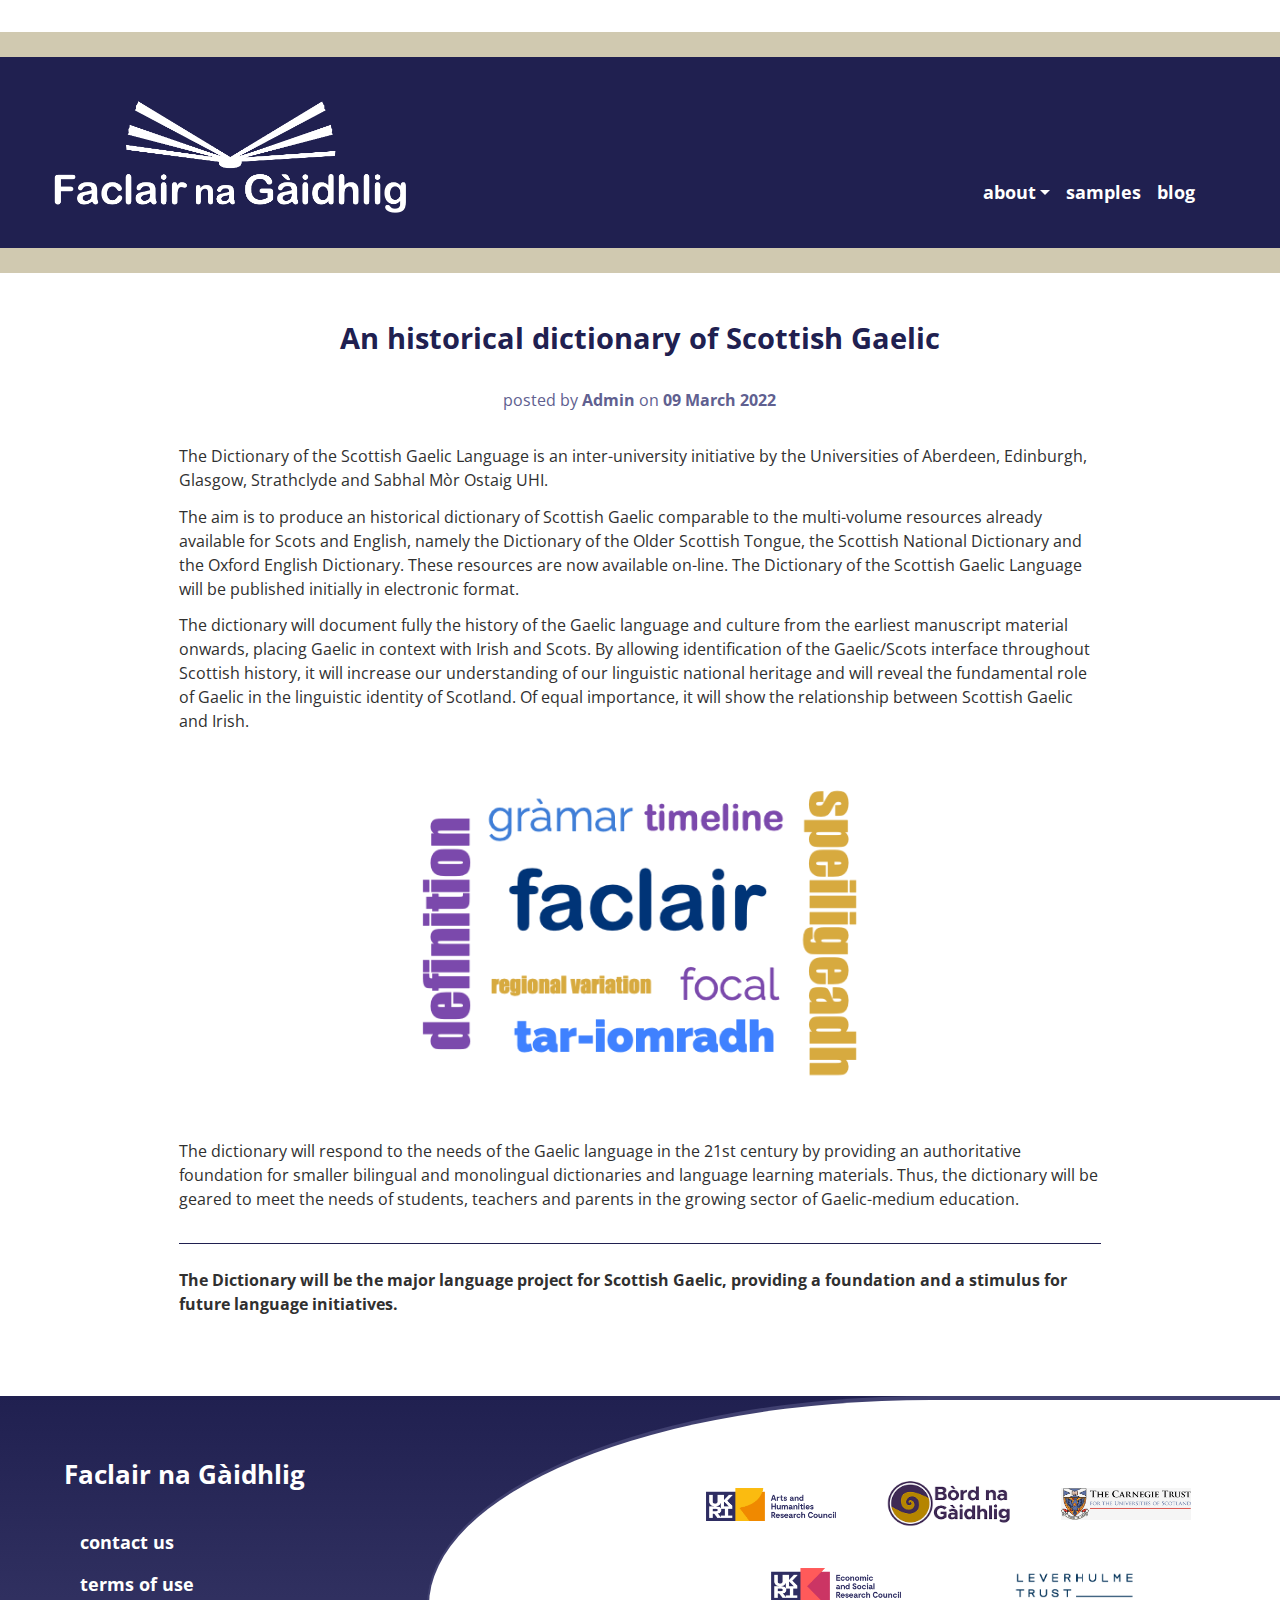
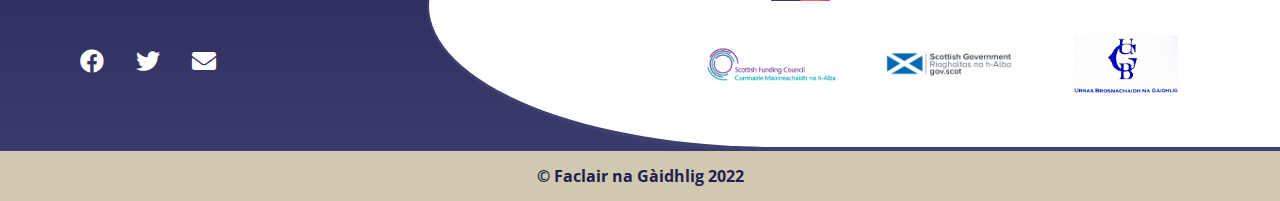
<file: blog.html>
<!DOCTYPE html>
<html lang="en">
  <head>
    <meta charset="utf-8"/>
    <meta name="viewport" content="width=device-width, initial-scale=1">

    <title>Faclair na G&agrave;idhlig - Blog Entry</title>
    <meta name="author" content="Faclair na Gàidhlig project team">
    <meta name="description" content="Blog post entry for the Faclair na Gàidhlig project, a historical dictionary of the Scottish Gaelic language">

    <link rel="stylesheet" href="https://fonts.googleapis.com/css?family=Source+Serif+Pro:r,b,i,bi&display=swap" media="all">
    <link rel="stylesheet" href="https://fonts.googleapis.com/css?family=Open+Sans:r,b,i,bi&display=swap" media="all">
    <link rel="stylesheet" href="assets/bootstrap/css/bootstrap.min.css">
    <link rel="stylesheet" href="assets/fontawesome/css/fontawesome.css">
    <link rel="stylesheet" href="assets/fontawesome/css/brands.css">
    <link rel="stylesheet" href="assets/fontawesome/css/solid.css">
    <link rel="stylesheet" href="assets/css/fnag-style.css">

    <!--[if lt IE 9]> <script src="http://html5shim.googlecode.com/svn/trunk/html5.js"></script> <![endif]-->
    <script src="assets/bootstrap/js/bootstrap.bundle.min.js"></script>
  </head>
  <body>
    <a href="#fnag-main-content" class="screen-reader-text">Skip to main page content</a>
    <header>
      <div class="container-fluid">
        <div class="row">
          <div id="fnag-branding" class="col-12 col-md-5">
            <a href="index.html"><img src="assets/images/faclair-na-gaidhlig-logo-white.png" width="1415" height="477" alt="Faclair na Gàidhlig  - Dictionary of the Scottish Gaelic Language" /></a>
          </div>
          <div id="fnag-navigation" class="col-12 col-md-7">
            <nav class="navbar navbar-expand-md fnag-navbar" aria-label="Main Site Navigation Menu">
              <div class="container-fluid">
                <button class="navbar-toggler" type="button" data-bs-toggle="collapse" data-bs-target="#fnag-main-menu" aria-controls="fnag-main-menu" aria-expanded="false" aria-label="Toggle main navigation menu">
                  <span class="navbar-toggler-icon"></span>
                </button>
                <div id="fnag-main-menu" class="collapse navbar-collapse">
                  <ul class="navbar-nav justify-content-end">
                    <li class="nav-item dropdown">
                      <a class="nav-link dropdown-toggle" data-bs-toggle="dropdown" href="#">about</a>
                      <ul class="dropdown-menu">
                        <li class="dropdown-item"><a class="nav-link" href="team.html">our team</a></li>
                        <li class="dropdown-item"><a class="nav-link" href="#">our partners</a></li>
                      </ul>
                    </li>
                    <li class="nav-item"><a class="nav-link" href="dictionary.html">samples</a></li>
                    <li class="nav-item"><a class="nav-link active" href="blog.html" aria-current="page">blog</a></li>
                  </ul>
                </div>
              </div>
            </nav>
          </div>
        </div>
      </div>
    </header>
    <main id="fnag-main-content">
      <div class="container-fluid">
        <div class="row">
          <div class="col-12 offset-md-1 col-md-10 offset-xxl-2 col-xxl-8">
            <article class="fnag-blog">
              <h1>An historical dictionary of Scottish Gaelic</h1>
              <p class="fnag-blog-info">posted by <span class="fnag-blog-author">Admin</span> on <span class="fnag-blog-date">09 March 2022</span></p>
              <section>
                <p>The Dictionary of the Scottish Gaelic Language is an inter-university initiative by the Universities of Aberdeen, Edinburgh, Glasgow, Strathclyde and Sabhal Mòr Ostaig UHI.<p>
                <p>The aim is to produce an historical dictionary of Scottish Gaelic comparable to the multi-volume resources already available for Scots and English, namely the Dictionary of the Older Scottish Tongue, the Scottish National Dictionary and the Oxford English Dictionary. These resources are now available on-line. The Dictionary of the Scottish Gaelic Language will be published initially in electronic format.</p>
                <p>The dictionary will document fully the history of the Gaelic language and culture from the earliest manuscript material onwards, placing Gaelic in context with Irish and Scots. By allowing identification of the Gaelic/Scots interface throughout Scottish history, it will increase our understanding of our linguistic national heritage and will reveal the fundamental role of Gaelic in the linguistic identity of Scotland. Of equal importance, it will show the relationship between Scottish Gaelic and Irish.</p>
                <img src="assets/images/fnag-word-cloud-1.png" width="637" height="361" alt="A word cloud illustrating key themes in the development of Faclair na Gàidhlig project to develop a historical dictionary of the Scottish Gaelic language" />
                <p>The dictionary will respond to the needs of the Gaelic language in the 21st century by providing an authoritative foundation for smaller bilingual and monolingual dictionaries and language learning materials. Thus, the dictionary will be geared to meet the needs of students, teachers and parents in the growing sector of Gaelic-medium education.</p>
                <p class="fnag-highlight">The Dictionary will be the major language project for Scottish Gaelic, providing a foundation and a stimulus for future language initiatives.</p>
              </section>
            </article>
          </div>
        </div>
      </div>
    </main>
    <footer>
      <div class="container-fluid">
        <div class="row">
          <div id="fnag-site-info" class="col-12 col-md-4">
            <h3>Faclair na G&agrave;idhlig</h3>
            <nav class="nav justify-content-center justify-content-md-start fnag-nav" aria-label="Site Information Menu">
              <ul class="nav flex-column">
                 <li class="nav-item"><a class="nav-link" href="contact.html">contact us</a></li>
                 <li class="nav-item"><a class="nav-link" href="terms-of-use.html">terms of use</a></li>
              </ul>
            </nav>
            <nav class="nav justify-content-center justify-content-md-start fnag-nav fnag-social-media-links" aria-label="Social Media Links">
              <ul class="nav">
                 <li class="nav-item"><a class="nav-link" href="#"><span class="fab fa-facebook aria-hidden="true" role="image""></span><span class="screen-reader-text"> Facebook</span></a></li>
                 <li class="nav-item"><a class="nav-link" href="https://twitter.com/faclairgaidhlig/" target="_blank"><span class="fab fa-twitter" aria-hidden="true" role="image"></span><span class="screen-reader-text">Twitter</span></a></li>
                 <li class="nav-item"><a class="nav-link" href="#"><span class="fas fa-envelope aria-hidden="true" role="image"></span><span class="screen-reader-text">Send email</span></a></li>
              </ul>
            </nav>
          </div>
          <div id="fnag-partners" class="col-12 col-md-8">
            <div class="fnag-logo-group">
              <a href="https://ahrc.ukri.org" target="_blank"><img src="assets/images/UKRI_AHR_Council-Logo_Horiz-RGB.png" width="1881" height="477" alt="Arts and Humanities Research Council" /></a>
              <a href="https://www.gaidhlig.scot/" target="_blank"><img src="assets/images/bord_na_gaidhlig_logo.png" width="354" height="153" alt="Bòrd na Gàidhlig" /></a>
              <a href="https://www.carnegie-trust.org" target="_blank"><img src="assets/images/carnegie_trust_logo.png" width="498" height="123" alt="The Carnegie Trust for the Universities of Scotland" /></a>
              <a href="https://esrc.ukri.org" target="_blank"><img src="assets/images/ESRC_logo.png" width="1887" height="480" alt="Economic and Social Research Council" class="fnag-offset" /></a>
              <a href="https://www.leverhulme.ac.uk" target="_blank"><img src="assets/images/Leverhulme_Trust_RGB_blue.png" width="317" height="110" alt="The Leverhulme Trust" class="fnag-offset" /></a>
              <a href="https://www.sfc.ac.uk" target="_blank"><img src="assets/images/sfc-logo.png" width="330" height="125" alt="Scottish Funding Council - Comhairle Maoineachaidh na h-Alba"/></a>
              <a href="https://www.gov.scot" target="_blank"><img src="assets/images/275px-Scottish_Government_Logo.svg.png" width="275" height="56" alt="The Scottish Government - Riaghaltas na h-Alba" /></a>
              <a href="https://glpt.org.uk" target="_blank"><img src="assets/images/ubg.png" width="143" height="80" alt="Urras Brosnachaidh na Gàidhlig - The Gaelic Language Promotion Trust" /></a>
            </div>
          </div>
          <div id="fnag-copyright" class="col-12">
            <p>&copy; Faclair na G&agrave;idhlig 2022</p>
          </div>
        </div>
      </div>
    </footer>
  </body>
</html>
</file>
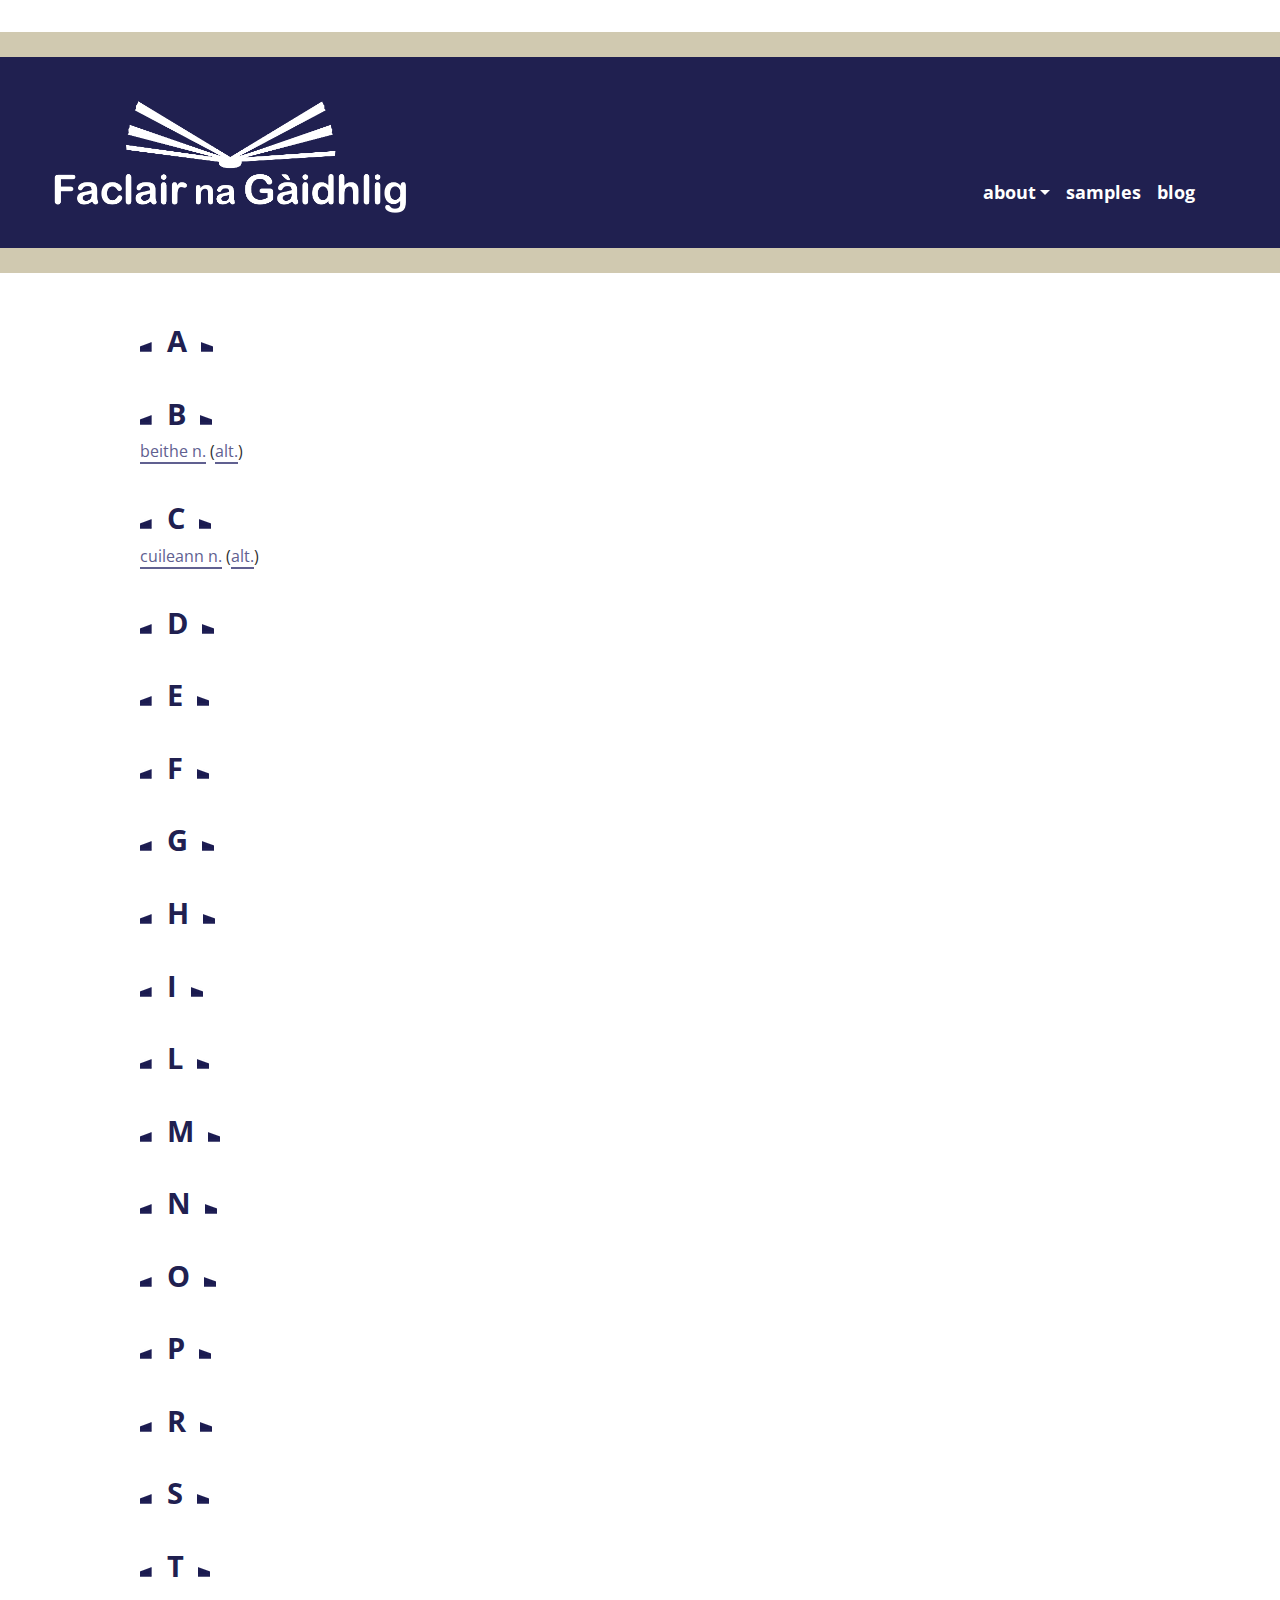
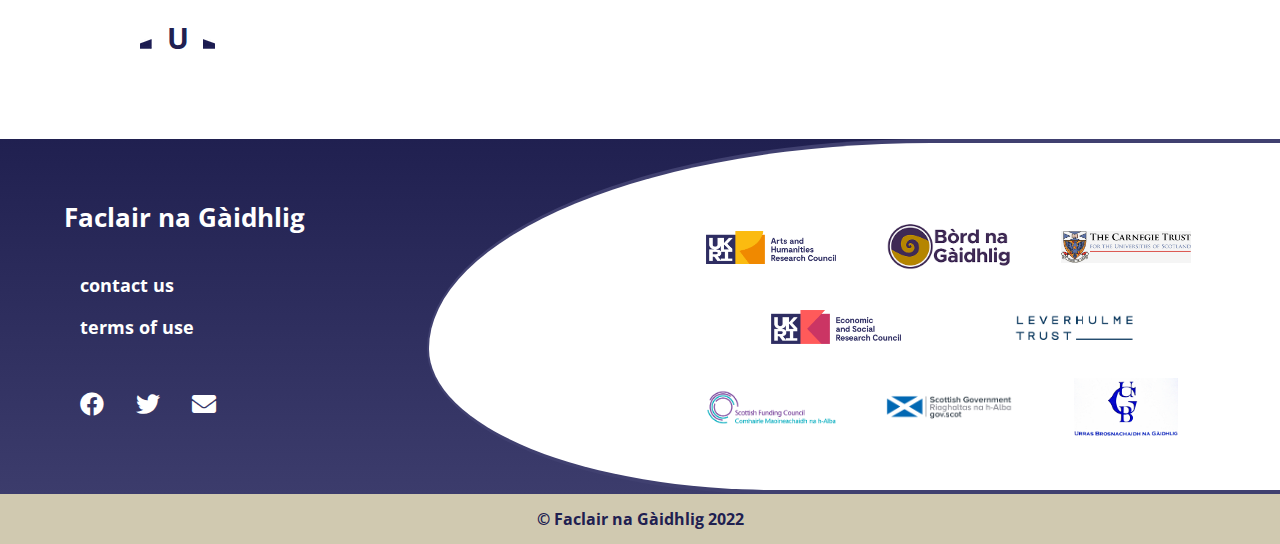
<file: dictionary.html>
<!DOCTYPE html>
<html lang="en">
  <head>
    <meta charset="utf-8"/>
    <meta name="viewport" content="width=device-width, initial-scale=1">

    <title>Faclair na G&agrave;idhlig - Dictionary</title>
    <meta name="author" content="Faclair na Gàidhlig project team">
    <meta name="description" content="Main dictionary page for the Faclair na Gàidhlig project presenting the list of entries in the historical dictionary of the Scottish Gaelic language">

    <link rel="stylesheet" href="https://fonts.googleapis.com/css?family=Source+Serif+Pro:r,b,i,bi&display=swap" media="all">
    <link rel="stylesheet" href="https://fonts.googleapis.com/css?family=Open+Sans:r,b,i,bi&display=swap" media="all">
    <link rel="stylesheet" href="assets/bootstrap/css/bootstrap.min.css">
    <link rel="stylesheet" href="assets/fontawesome/css/fontawesome.css">
    <link rel="stylesheet" href="assets/fontawesome/css/brands.css">
    <link rel="stylesheet" href="assets/fontawesome/css/solid.css">
    <link rel="stylesheet" href="assets/css/fnag-style.css">

    <!--[if lt IE 9]> <script src="http://html5shim.googlecode.com/svn/trunk/html5.js"></script> <![endif]-->
    <script src="assets/bootstrap/js/bootstrap.bundle.min.js"></script>
  </head>
  <body>
    <a href="#fnag-main-content" class="screen-reader-text">Skip to main page content</a>
    <header>
      <div class="container-fluid">
        <div class="row">
          <div id="fnag-branding" class="col-12 col-md-5">
            <a href="index.html"><img src="assets/images/faclair-na-gaidhlig-logo-white.png" width="1326" height="479" alt="Faclair na Gàidhlig  - Dictionary of the Scottish Gaelic Language"/></a>
          </div>
          <div id="fnag-navigation" class="col-12 col-md-7">
            <nav class="navbar navbar-expand-md fnag-navbar" aria-label="Main Site Navigation Menu">
              <div class="container-fluid">
                <button class="navbar-toggler" type="button" data-bs-toggle="collapse" data-bs-target="#fnag-main-menu" aria-controls="fnag-main-menu" aria-expanded="false" aria-label="Toggle main navigation menu">
                  <span class="navbar-toggler-icon"></span>
                </button>
                <div id="fnag-main-menu" class="collapse navbar-collapse">
                  <ul class="navbar-nav justify-content-end">
                    <li class="nav-item dropdown">
                      <a class="nav-link dropdown-toggle" data-bs-toggle="dropdown" href="#">about</a>
                      <ul class="dropdown-menu">
                        <li class="dropdown-item"><a class="nav-link" href="team.html">our team</a></li>
                        <li class="dropdown-item"><a class="nav-link" href="#">our partners</a></li>
                      </ul>
                    </li>
                    <li class="nav-item"><a class="nav-link active" href="dictionary.html" aria-current="page">samples</a></li>
                    <li class="nav-item"><a class="nav-link" href="blog.html">blog</a></li>
                  </ul>
                </div>
              </div>
            </nav>
          </div>
        </div>
      </div>
    </header>
    <div id="fnag-main-content" class="fnag-slanted-container">
      <div class="container-fluid">
        <div class="row">
          <div class="col-12 offset-md-1 col-md-10 offset-xxl-2 col-xxl-8">
            <div class="fnag-content-wrapper">
              <div class="fnag-entry-index-2">
                <h1 class="fnag-title fnag-highlight">A</h1>
              </div>
              <div class="fnag-entry-index-2">
                <h1 class="fnag-title fnag-highlight">B</h1>
                <ul>
                  <li><a href="entry-beithe.html"><span class="form">beithe</span> <span class="grammar" data-bs-toggle="tooltip" data-bs-placement="top" title="noun">n.</span></a> (<a href="alt_beithe.html">alt.</a>)</li>
                </ul>
              </div>
              <div class="fnag-entry-index-2">
                <h1 class="fnag-title fnag-highlight">C</h1>
                <ul>
                  <li><a href="entry-cuileann.html"><span class="form">cuileann</span> <span class="grammar" data-bs-toggle="tooltip" data-bs-placement="top" title="noun">n.</span></a> (<a href="alt_cuileann.html">alt.</a>)</li>
                </ul>
              </div>
              <div class="fnag-entry-index-2">
                <h1 class="fnag-title fnag-highlight">D</h1>
              </div>
              <div class="fnag-entry-index-2">
                <h1 class="fnag-title fnag-highlight">E</h1>
              </div>
              <div class="fnag-entry-index-2">
                <h1 class="fnag-title fnag-highlight">F</h1>
              </div>
              <div class="fnag-entry-index-2">
                <h1 class="fnag-title fnag-highlight">G</h1>
              </div>
              <div class="fnag-entry-index-2">
                <h1 class="fnag-title fnag-highlight">H</h1>
              </div>
              <div class="fnag-entry-index-2">
                <h1 class="fnag-title fnag-highlight">I</h1>
              </div>
              <div class="fnag-entry-index-2">
                <h1 class="fnag-title fnag-highlight">L</h1>
              </div>
              <div class="fnag-entry-index-2">
                <h1 class="fnag-title fnag-highlight">M</h1>
              </div>
              <div class="fnag-entry-index-2">
                <h1 class="fnag-title fnag-highlight">N</h1>
              </div>
              <div class="fnag-entry-index-2">
                <h1 class="fnag-title fnag-highlight">O</h1>
              </div>
              <div class="fnag-entry-index-2">
                <h1 class="fnag-title fnag-highlight">P</h1>
              </div>
              <div class="fnag-entry-index-2">
                <h1 class="fnag-title fnag-highlight">R</h1>
              </div>
              <div class="fnag-entry-index-2">
                <h1 class="fnag-title fnag-highlight">S</h1>
              </div>
              <div class="fnag-entry-index-2">
                <h1 class="fnag-title fnag-highlight">T</h1>
              </div>
              <div class="fnag-entry-index-2">
                <h1 class="fnag-title fnag-highlight">U</h1>
              </div>
            </div>
          </div>
        </div>
      </div>
    </div>
    <footer>
      <div class="container-fluid">
        <div class="row">
          <div id="fnag-site-info" class="col-12 col-md-4">
            <h3>Faclair na G&agrave;idhlig</h3>
            <nav class="nav justify-content-center justify-content-md-start fnag-nav" aria-label="Site Information Menu">
              <ul class="nav flex-column">
                 <li class="nav-item"><a class="nav-link" href="contact.html">contact us</a></li>
                 <li class="nav-item"><a class="nav-link" href="terms-of-use.html">terms of use</a></li>
              </ul>
            </nav>
            <nav class="nav justify-content-center justify-content-md-start fnag-nav fnag-social-media-links" aria-label="Social Media Links">
              <ul class="nav">
                 <li class="nav-item"><a class="nav-link" href="#"><span class="fab fa-facebook aria-hidden="true" role="image""></span><span class="screen-reader-text"> Facebook</span></a></li>
                 <li class="nav-item"><a class="nav-link" href="https://twitter.com/faclairgaidhlig/" target="_blank"><span class="fab fa-twitter" aria-hidden="true" role="image"></span><span class="screen-reader-text">Twitter</span></a></li>
                 <li class="nav-item"><a class="nav-link" href="#"><span class="fas fa-envelope aria-hidden="true" role="image"></span><span class="screen-reader-text">Send email</span></a></li>
              </ul>
            </nav>
          </div>
          <div id="fnag-partners" class="col-12 col-md-8">
            <div class="fnag-logo-group">
              <a href="https://ahrc.ukri.org" target="_blank"><img src="assets/images/UKRI_AHR_Council-Logo_Horiz-RGB.png" width="1881" height="477" alt="Arts and Humanities Research Council" /></a>
              <a href="https://www.gaidhlig.scot/" target="_blank"><img src="assets/images/bord_na_gaidhlig_logo.png" width="354" height="153" alt="Bòrd na Gàidhlig" /></a>
              <a href="https://www.carnegie-trust.org" target="_blank"><img src="assets/images/carnegie_trust_logo.png" width="498" height="123" alt="The Carnegie Trust for the Universities of Scotland" /></a>
              <a href="https://esrc.ukri.org" target="_blank"><img src="assets/images/ESRC_logo.png" width="1887" height="480" alt="Economic and Social Research Council" class="fnag-offset" /></a>
              <a href="https://www.leverhulme.ac.uk" target="_blank"><img src="assets/images/Leverhulme_Trust_RGB_blue.png" width="317" height="110" alt="The Leverhulme Trust" class="fnag-offset" /></a>
              <a href="https://www.sfc.ac.uk" target="_blank"><img src="assets/images/sfc-logo.png" width="330" height="125" alt="Scottish Funding Council - Comhairle Maoineachaidh na h-Alba"/></a>
              <a href="https://www.gov.scot" target="_blank"><img src="assets/images/275px-Scottish_Government_Logo.svg.png" width="275" height="56" alt="The Scottish Government - Riaghaltas na h-Alba" /></a>
              <a href="https://glpt.org.uk" target="_blank"><img src="assets/images/ubg.png" width="143" height="80" alt="Urras Brosnachaidh na Gàidhlig - The Gaelic Language Promotion Trust" /></a>
            </div>
          </div>
          <div id="fnag-copyright" class="col-12">
            <p>&copy; Faclair na G&agrave;idhlig 2022</p>
          </div>
        </div>
      </div>
    </footer>
    <script src="assets/js/fnag-utils.js"></script>
  </body>
</html>
</file>
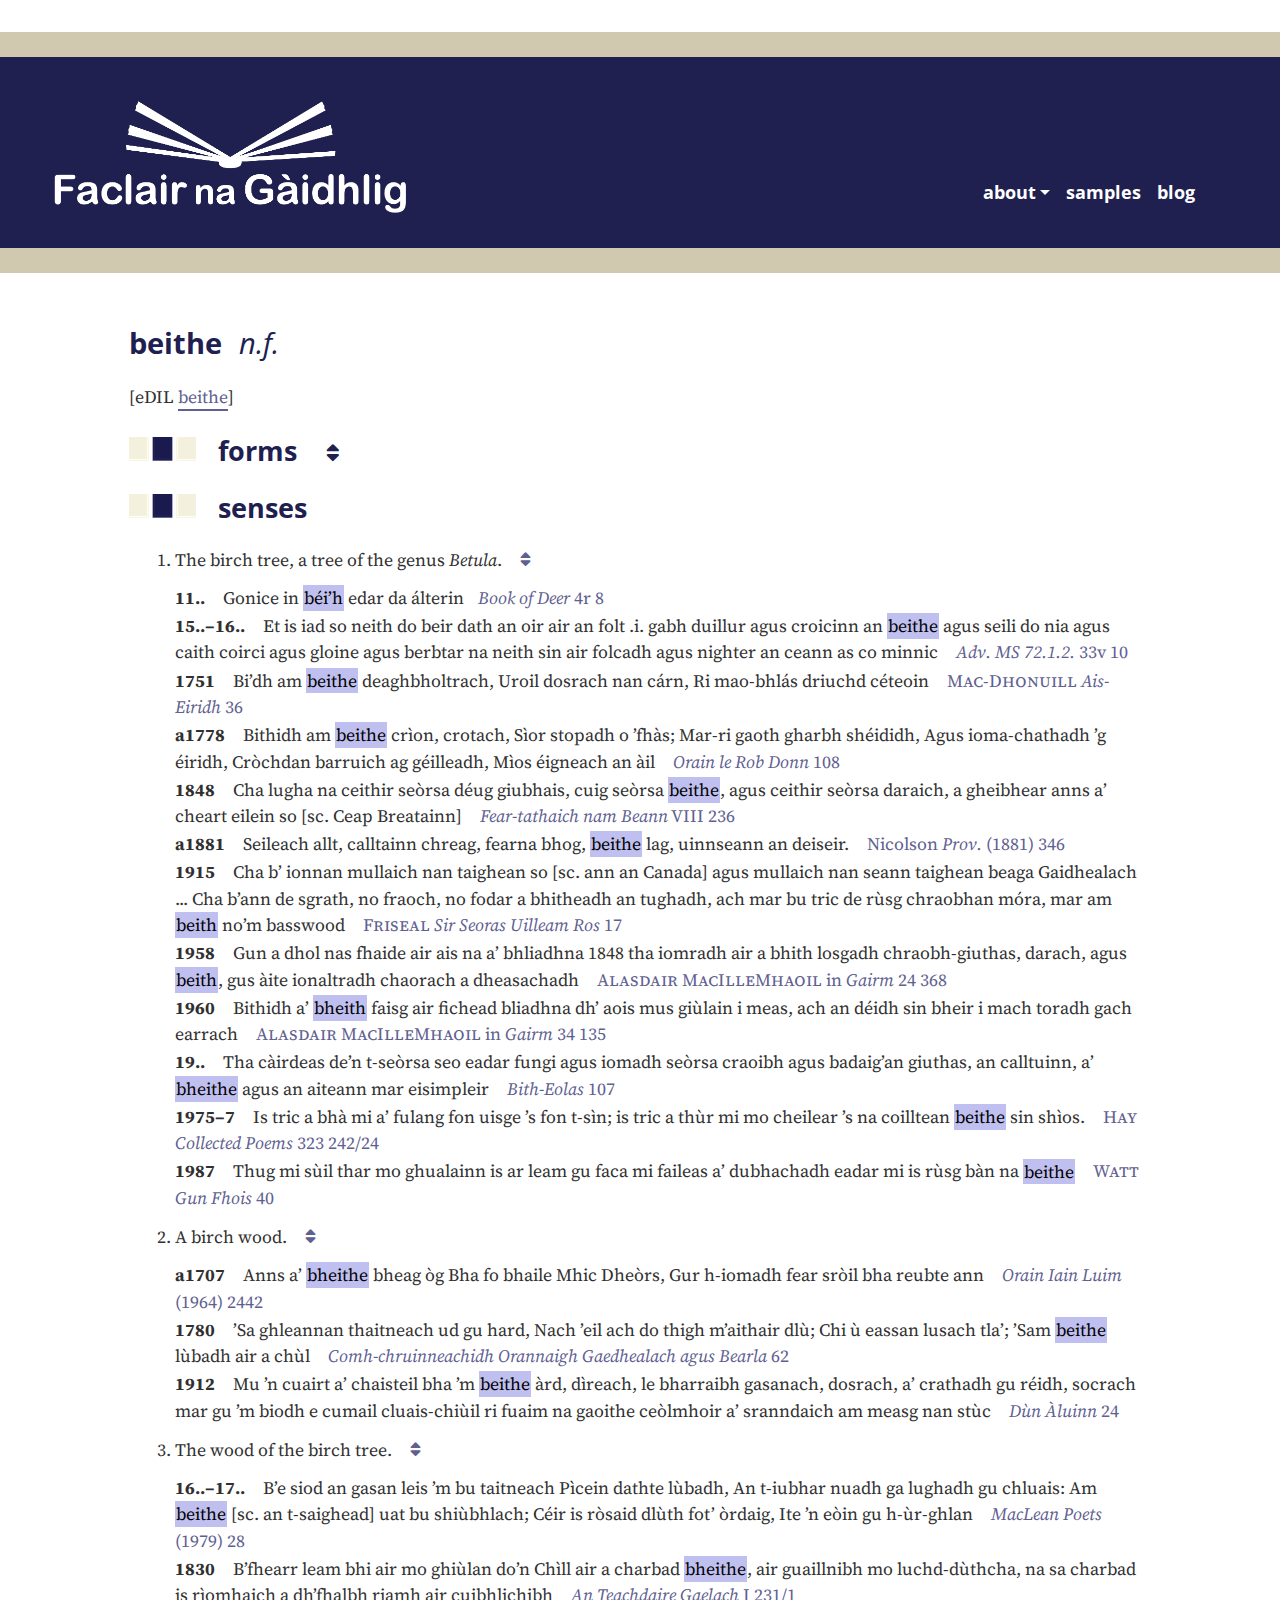
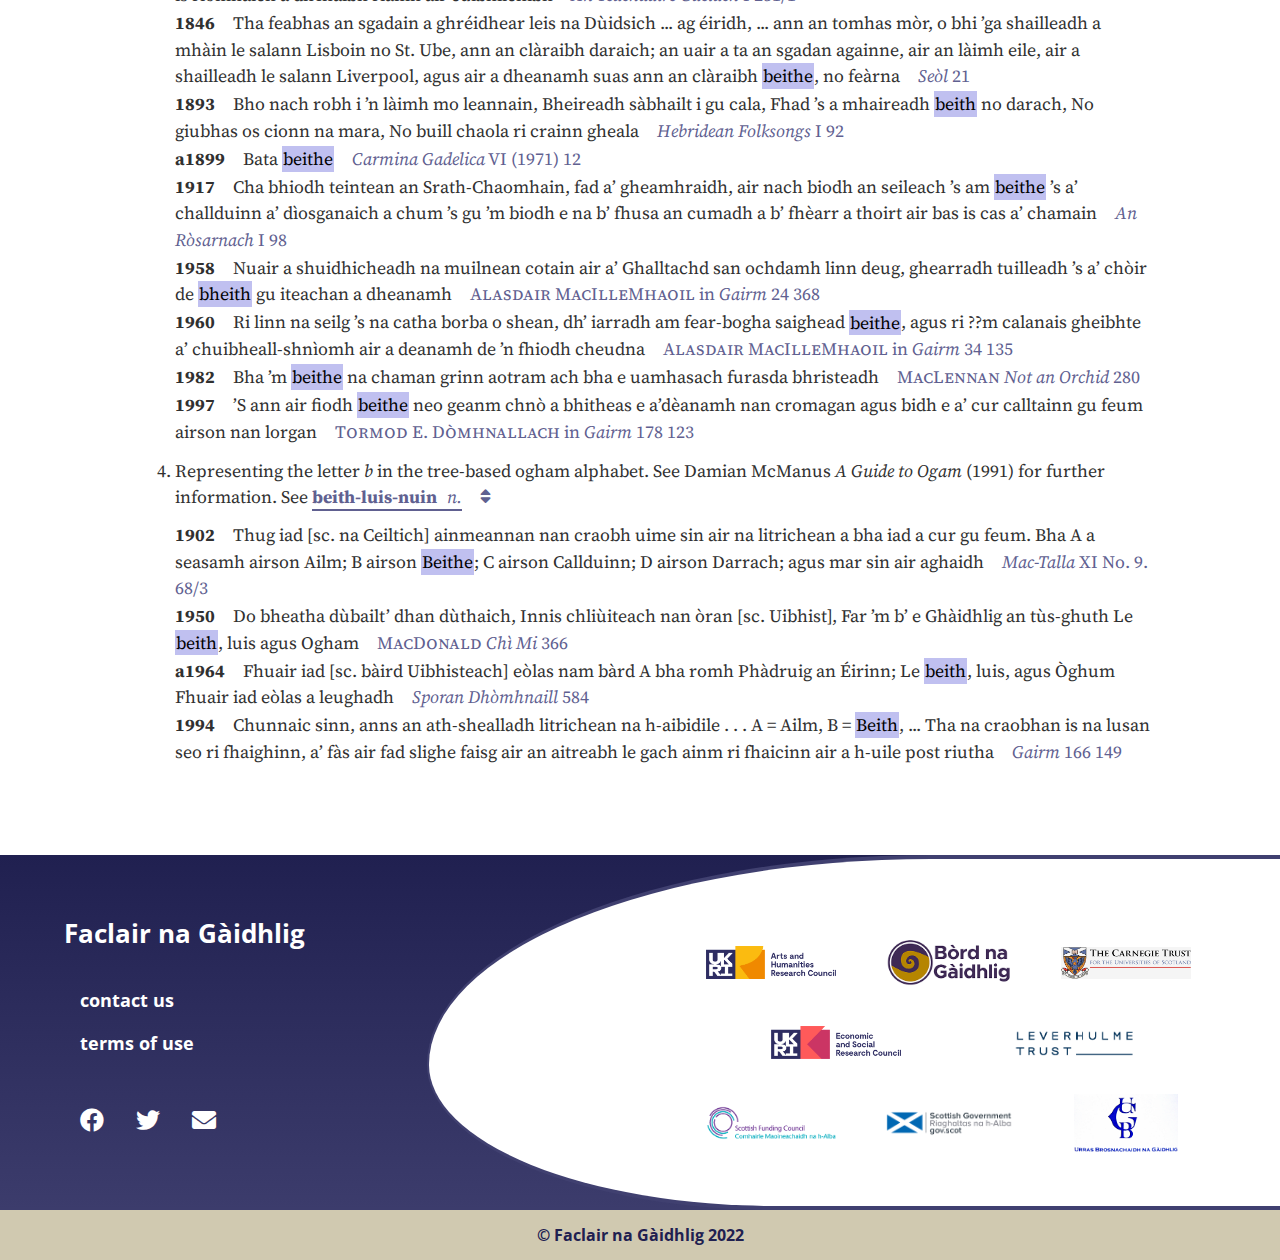
<file: entry-beithe.html>
<!DOCTYPE html>
<html lang="en">
  <head>
    <meta charset="utf-8"/>
    <meta name="viewport" content="width=device-width, initial-scale=1">

    <title>Faclair na G&agrave;idhlig - Dictionary Entry</title>
    <meta name="author" content="Faclair na Gàidhlig project team">
    <meta name="description" content="Dictionary entry for the Faclair na Gàidhlig project, a historical dictionary of the Scottish Gaelic language">

    <link rel="stylesheet" href="https://fonts.googleapis.com/css?family=Source+Serif+Pro:r,b,i,bi&display=swap" media="all">
    <link rel="stylesheet" href="https://fonts.googleapis.com/css?family=Open+Sans:r,b,i,bi&display=swap" media="all">
    <link rel="stylesheet" href="assets/bootstrap/css/bootstrap.min.css">
    <link rel="stylesheet" href="assets/fontawesome/css/fontawesome.css">
    <link rel="stylesheet" href="assets/fontawesome/css/brands.css">
    <link rel="stylesheet" href="assets/fontawesome/css/solid.css">
    <link rel="stylesheet" href="assets/css/fnag-style.css">

    <!--[if lt IE 9]> <script src="http://html5shim.googlecode.com/svn/trunk/html5.js"></script> <![endif]-->
    <script src="assets/bootstrap/js/bootstrap.bundle.min.js"></script>
  </head>
  <body>
    <a href="#fnag-main-content" class="screen-reader-text">Skip to main page content</a>
    <header>
      <div class="container-fluid">
        <div class="row">
          <div id="fnag-branding" class="col-12 col-md-5">
            <a href="index.html"><img src="assets/images/faclair-na-gaidhlig-logo-white.png" width="1415" height="477" alt="Faclair na Gàidhlig  - Dictionary of the Scottish Gaelic Language" /></a>
          </div>
          <div id="fnag-navigation" class="col-12 col-md-7">
            <nav class="navbar navbar-expand-md fnag-navbar" aria-label="Main Site Navigation Menu">
              <div class="container-fluid">
                <button class="navbar-toggler" type="button" data-bs-toggle="collapse" data-bs-target="#fnag-main-menu" aria-controls="fnag-main-menu" aria-expanded="false" aria-label="Toggle main navigation menu">
                  <span class="navbar-toggler-icon"></span>
                </button>
                <div id="fnag-main-menu" class="collapse navbar-collapse">
                  <ul class="navbar-nav justify-content-end">
                    <li class="nav-item dropdown">
                      <a class="nav-link dropdown-toggle" data-bs-toggle="dropdown" href="#">about</a>
                      <ul class="dropdown-menu">
                        <li class="dropdown-item"><a class="nav-link" href="team.html">our team</a></li>
                        <li class="dropdown-item"><a class="nav-link" href="#">our partners</a></li>
                      </ul>
                    </li>
                    <li class="nav-item"><a class="nav-link" href="dictionary.html">samples</a></li>
                    <li class="nav-item"><a class="nav-link" href="blog.html">blog</a></li>
                  </ul>
                </div>
              </div>
            </nav>
          </div>
        </div>
      </div>
    </header>
    <main id="fnag-main-content">
      <div class="container-fluid">
        <div class="row">
          <div class="col-12 offset-lg-1 col-lg-10 offset-xxl-2 col-xxl-8">
            <article class="fnag-entry fnag-serif-entry">
              <h1 class="fnag-entry-header"><span class="form">beithe</span> <span class="grammar" data-bs-toggle="tooltip" data-bs-placement="top" title="feminine noun">n.f.</span></h1>
              <section>
                <!--
                <ul id="principal-parts">
                  <li><span class="form">beithe</span> <span class="grammar" data-bs-toggle="tooltip" data-bs-placement="top" title="feminine noun">n.f.</span></li>
                  <li><span class="grammar" data-bs-toggle="tooltip" data-bs-placement="top" title="genitive singular">gen. sing.</span> <span class="form">beithe</span></li>
                  <li><span class="grammar" data-bs-toggle="tooltip" data-bs-placement="top" title="nominative plural">pl.</span> <span class="form">beithean</span></li>
                </ul>
                <ol id="contemporary-senses">
                  <li>the birch tree</li>
                  <li>the wood of the birch tree</li>
                </ol>
                -->
                <p id="etymology">[eDIL <a href="http://www.dil.ie/5597" target="_blank">beithe</a>]</p>
              </section>
              <section>
                <h2 class="fnag-title"><a class="fnag-toggle" data-bs-toggle="collapse" href="#fnag-forms" role="button" aria-expanded="false" aria-controls="fnag-forms">forms <span class="fas fa-sort"></span></a></h2>
                <div id="fnag-forms" class="collapse">
                  <p class="note">This word displays gender variation; the evidence indicates that it is chiefly feminine in the modern period but frequently masculine in earlier evidence.</p>
                  <section>
                    <h3>singular</h3>
                    <section>
                      <h4>nominative</h4>
                      <ul class="forms-citations">
                        <li><span class="date">11..</span> <span class="quote">Gonice in <mark>b&eacute;i&rsquo;h</mark> edar da &aacute;lterin</span> <span class="reference"><em>Book of Deer</em> 4r 8</span></li>
                        <li><span class="date">15..&ndash;16..</span> <span class="quote">Am <mark>beithe</mark> uat bu shi&ugrave;bhlach</span> <span class="reference"><em>MacLean Poets</em> (1979) 28</span></li>
                        <li><span class="date">1751</span> <span class="quote">Bi&rsquo;dh am <mark>beithe</mark> deaghbholtrach</span>v<span class="reference"><span style="font-variant:small-caps">Mac-Dhonuill</span> <em>Ais-Eiridh</em> 36</span></li>
                        <li><span class="date">a1778</span> <span class="quote">Beath is calltuinn latha-<mark>bealltuinn</mark></span> <span class="reference"><em>Orain le Rob Donn</em> 281</span></li>
                        <li><span class="date">1883</span> <span class="quote">Beatha ... Generally written <mark>beith</mark></span> <span class="reference">Cameron <em>Gaelic Names of Plants</em> 68</span></li>
                        <li><span class="date">1893</span> <span class="quote">Fhad &rsquo;s a mhaireadh <mark>beith</mark></span> <span class="reference"><em>Hebridean Folksongs</em> I 92</span></li>
                        <li><span class="date">1915</span> <span class="quote">Mar bu tric de r&ugrave;sg chraobhan m&oacute;ra, mar am <mark>beith</mark></span> <span class="reference"><span style="font-variant:small-caps">Friseal</span> <em>Sir Seoras Uilleam Ros</em> 17</span></li>
                        <li><span class="date">1960</span> <span class="quote">Bithidh a&rsquo; <mark>bheith</mark> faisg air fichead bliadhna dh&rsquo; aois</span> <span class="reference"><span style="font-variant:small-caps">Alasdair MacIlleMhaoil</span> in <em>Gairm</em> 34 135</span></li>
                        <li><span class="date">1976</span> <span class="quote">Iomadh se&ograve;rsa craoibh agus badaig&mdash;an giuthas, ... a&rsquo; <mark>bheithe</mark></span> <span class="reference"><em>Bith-Eolas</em> 107</span></li>
                      </ul>
                    </section>
                    <section>
                      <h4>genitive</h4>
                      <ul class="forms-citations">
                        <li><span class="date">1830</span> <span class="quote">Air a charbad <mark>bheithe</mark></span> <span class="reference"><em>An Teachdaire Gaelach</em> I 231/1</span></li>
                        <li><span class="date">1846</span> <span class="quote">Ann an cl&agrave;raibh <mark>beithe</mark></span> <span class="reference"><em>Se&ograve;l</em> 21</span></li>
                        <li><span class="date">1946&ndash;58</span> <span class="quote">Boladh a&rsquo; <mark>bheithe</mark></span> <span class="reference"><span style="font-variant:small-caps">Hay</span> <em>Collected Poems</em> 218 140/3</span></li>
                        <li><span class="date">1986</span> <span class="quote">Mar dhuilleag <mark>bheith&rsquo;</mark></span> <span class="reference"><span style="font-variant:small-caps">Cr&igrave;sdean Whyte</span> in <em>Gairm</em> 134 115</span></li>
                        <li><span class="date">1987</span> <span class="quote">R&ugrave;sg b&agrave;n na <mark>beithe</mark></span> <span class="reference"><span style="font-variant:small-caps">Watt</span> <em>Gun Fhois</em> 40</span></li>
                      </ul>
                    </section>
                    <section>
                      <h4>dative</h4>
                      <ul class="forms-citations">
                        <li><span class="date">a1707</span> <span class="quote">Anns a&rsquo; <mark>bheithe</mark> bheag &ograve;g</span> <span class="reference"><em>Orain Iain Luim</em> (1964) 2442</span></li>
                        <li><span class="date">1958</span> <span class="quote">Tuilleadh &rsquo;s a&rsquo; ch&ograve;ir de <mark>bheith</mark></span> <span class="reference"><span style="font-variant:small-caps">Alasdair MacIlleMhaoil</span> in <em>Gairm</em> 24 368</span></li>
                      </ul>
                    </section>
                    <section>
                      <h4>uncertain</h4>
                      <ul class="forms-citations">
                        <li><span class="date">11..</span> <span class="quote">Alter&iacute;n alla <mark>&uacute;eth&eacute;</mark> na camme</span> <span class="reference"><em>Book of Deer</em> 4r 7</span></li>
                      </ul>
                    </section>
                  </section>
                  <section>
                    <h3>plural</h3>
                    <section>
                      <h4>dative</h4>
                      <ul class="forms-citations">
                        <li><span class="date">1963</span> <span class="quote">Muillean de <mark>bheithean</mark></span> <span class="reference"><span style="font-variant:small-caps">Tormod Burns</span> in <em>Gairm</em> 45 72</span></li>
                      </ul>
                    </section>
                  </section>
                </div>
              </section>
              <section>
                <h2 class="fnag-title"><!-- <a class="fnag-toggle" data-bs-toggle="collapse" href="#fnag-senses" role="button" aria-expanded="true" aria-controls="fnag-senses">-->senses<!-- <span class="fas fa-sort"></span></a>--></h2>
                <div id="fnag-senses" class="collapse show">
                  <ol class="senses">
                    <li><span class="definition">The birch tree, a tree of the genus <em>Betula</em>.</span> <span><a class="fnag-toggle" data-bs-toggle="collapse" href="#fnag-sense-1" role="button" aria-expanded="true" aria-controls="fnag-sense-1"><span class="fas fa-sort"></span></a></span>
                      <div id="fnag-sense-1" class="collapse show">
                        <ul class="senses-citations">
                          <li><span class="date">11..</span> <span class="quote">Gonice in <mark>b&eacute;i&rsquo;h</mark> edar da &aacute;lterin</span><span class="reference"><em>Book of Deer</em> 4r 8</span></li>
                          <li><span class="date">15..&ndash;16..</span> <span class="quote">Et is iad so neith do beir dath an oir air an folt .i. gabh duillur agus croicinn an <mark>beithe</mark> agus seili do nia agus caith coirci agus gloine agus berbtar na neith sin air folcadh agus nighter an ceann as co minnic</span> <span class="reference"><em>Adv. MS 72.1.2.</em> 33v 10</span></li>
                          <li><span class="date">1751</span> <span class="quote">Bi&rsquo;dh am <mark>beithe</mark> deaghbholtrach, Uroil dosrach nan c&aacute;rn, Ri mao-bhl&aacute;s driuchd c&eacute;teoin</span> <span class="reference"><span style="font-variant:small-caps">Mac-Dhonuill</span> <em>Ais-Eiridh</em> 36</span></li>
                          <li><span class="date">a1778</span> <span class="quote">Bithidh am <mark>beithe</mark> cr&igrave;on, crotach, S&igrave;or stopadh o &rsquo;fh&agrave;s; Mar-ri gaoth gharbh sh&eacute;ididh, Agus ioma-chathadh &rsquo;g &eacute;iridh, Cr&ograve;chdan barruich ag g&eacute;illeadh, M&igrave;os &eacute;igneach an &agrave;il</span> <span class="reference"><em>Orain le Rob Donn</em> 108</span></li>
                          <li><span class="date">1848</span> <span class="quote">Cha lugha na ceithir se&ograve;rsa d&eacute;ug giubhais, cuig se&ograve;rsa <mark>beithe</mark>, agus ceithir se&ograve;rsa daraich, a gheibhear anns a&rsquo; cheart eilein so [sc. Ceap Breatainn]</span> <span class="reference"><em>Fear-tathaich nam Beann</em> VIII 236</span></li>
                          <li><span class="date">a1881</span> <span class="quote">Seileach allt, calltainn chreag, fearna bhog, <mark>beithe</mark> lag, uinnseann an deiseir.</span>
<span class="reference">Nicolson <em>Prov.</em> (1881) 346</span></li>
                          <li><span class="date">1915</span> <span class="quote">Cha b&rsquo; ionnan mullaich nan taighean so [sc. ann an Canada] agus mullaich nan seann taighean beaga Gaidhealach ... Cha b&rsquo;ann de sgrath, no fraoch, no fodar a bhitheadh an tughadh, ach mar bu tric de r&ugrave;sg chraobhan m&oacute;ra, mar am <mark>beith</mark> no&rsquo;m basswood</span> <span class="reference"> <span style="font-variant:small-caps">Friseal</span> <em>Sir Seoras Uilleam Ros</em> 17</span></li>
                          <li><span class="date">1958</span> <span class="quote">Gun a dhol nas fhaide air ais na a&rsquo; bhliadhna 1848 tha iomradh air a bhith losgadh chraobh-giuthas, darach, agus <mark>beith</mark>, gus &agrave;ite ionaltradh chaorach a dheasachadh</span> <span class="reference"><span style="font-variant:small-caps">Alasdair MacIlleMhaoil</span> in <em>Gairm</em> 24 368</span></li>
                          <li><span class="date">1960</span> <span class="quote">Bithidh a&rsquo; <mark>bheith</mark> faisg air fichead bliadhna dh&rsquo; aois mus gi&ugrave;lain i meas, ach an d&eacute;idh sin bheir i mach toradh gach earrach</span> <span class="reference"><span style="font-variant:small-caps">Alasdair MacIlleMhaoil</span> in <em>Gairm</em> 34 135</span></li>
                          <li><span class="date">19..</span> <span class="quote">Tha c&agrave;irdeas de&rsquo;n t-se&ograve;rsa seo eadar fungi agus iomadh se&ograve;rsa craoibh agus badaig&rsquo;an giuthas, an calltuinn, a&rsquo; <mark>bheithe</mark> agus an aiteann mar eisimpleir</span> <span class="reference"><em>Bith-Eolas</em> 107</span></li>
                          <li><span class="date">1975&ndash;7</span> <span class="quote">Is tric a bh&agrave; mi a&rsquo; fulang fon uisge &rsquo;s fon t-s&igrave;n; is tric a th&ugrave;r mi mo cheilear &rsquo;s na coilltean <mark>beithe</mark> sin sh&igrave;os.</span> <span class="reference"><span style="font-variant:small-caps">Hay</span> <em>Collected Poems</em> 323 242/24</span></li>
                          <li><span class="date">1987</span> <span class="quote">Thug mi s&ugrave;il thar mo ghualainn is ar leam gu faca mi faileas a&rsquo; dubhachadh eadar mi is r&ugrave;sg b&agrave;n na <mark>beithe</mark></span> <span class="reference"><span style="font-variant:small-caps">Watt</span> <em>Gun Fhois</em> 40</span></li>
                        </ul>
                      </div>
                    </li>
                    <li><span class="definition">A birch wood.</span> <span><a class="fnag-toggle" data-bs-toggle="collapse" href="#fnag-sense-2" role="button" aria-expanded="true" aria-controls="fnag-sense-2"><span class="fas fa-sort"></span></a></span>
                      <div id="fnag-sense-2" class="collapse show">
                        <ul class="senses-citations">
                          <li><span class="date">a1707</span> <span class="quote">Anns a&rsquo; <mark>bheithe</mark> bheag &ograve;g Bha fo bhaile Mhic Dhe&ograve;rs, Gur h-iomadh fear sr&ograve;il bha reubte ann</span> <span class="reference"><em>Orain Iain Luim</em> (1964) 2442</span></li>
                          <li><span class="date">1780</span> <span class="quote">&rsquo;Sa ghleannan thaitneach ud gu hard, Nach &rsquo;eil ach do thigh m&rsquo;aithair dl&ugrave;; Chi &ugrave; eassan lusach tla&rsquo;; &rsquo;Sam <mark>beithe</mark> l&ugrave;badh air a ch&ugrave;l</span> <span class="reference"><em>Comh-chruinneachidh Orannaigh Gaedhealach agus Bearla</em> 62</span></li>
                          <li><span class="date">1912</span> <span class="quote">Mu &rsquo;n cuairt a&rsquo; chaisteil bha &rsquo;m <mark>beithe</mark> &agrave;rd, d&igrave;reach, le bharraibh gasanach, dosrach, a&rsquo; crathadh gu r&eacute;idh, socrach mar gu &rsquo;m biodh e cumail cluais-chi&ugrave;il ri fuaim na gaoithe ce&ograve;lmhoir a&rsquo; sranndaich am measg nan st&ugrave;c</span> <span class="reference"><em>D&ugrave;n &Agrave;luinn</em> 24</span></li>
                        </ul>
                      </div>
                    </li>
                    <li><span class="definition">The wood of the birch tree.</span>  <span><a class="fnag-toggle" data-bs-toggle="collapse" href="#fnag-sense-3" role="button" aria-expanded="true" aria-controls="fnag-sense-3"><span class="fas fa-sort"></span></a></span>
                      <div id="fnag-sense-3" class="collapse show">
                        <ul class="senses-citations">
                          <li><span class="date">16..&ndash;17..</span> <span class="quote">B&rsquo;e siod an gasan leis &rsquo;m bu taitneach P&igrave;cein dathte l&ugrave;badh, An t-iubhar nuadh ga lughadh gu chluais: Am <mark>beithe</mark> [sc. an t-saighead] uat bu shi&ugrave;bhlach; C&eacute;ir is r&ograve;said dl&ugrave;th fot&rsquo; &ograve;rdaig, Ite &rsquo;n e&ograve;in gu h-&ugrave;r-ghlan</span> <span class="reference"><em>MacLean Poets</em> (1979) 28</span></li>
                          <li><span class="date">1830</span> <span class="quote">B&rsquo;fhearr leam bhi air mo ghi&ugrave;lan do&rsquo;n Ch&igrave;ll air a charbad <mark>bheithe</mark>, air guaillnibh mo luchd-d&ugrave;thcha, na sa charbad is r&igrave;omhaich a dh&rsquo;fhalbh riamh air cuibhlichibh</span> <span class="reference"><em>An Teachdaire Gaelach</em> I 231/1</span></li>
                          <li><span class="date">1846</span> <span class="quote">Tha feabhas an sgadain a ghr&eacute;idhear leis na D&ugrave;idsich ... ag &eacute;iridh, ... ann an tomhas m&ograve;r, o bhi &rsquo;ga shailleadh a mh&agrave;in le salann Lisboin no St. Ube, ann an cl&agrave;raibh daraich; an uair a ta an sgadan againne, air an l&agrave;imh eile, air a shailleadh le salann Liverpool, agus air a dheanamh suas ann an cl&agrave;raibh <mark>beithe</mark>, no fe&agrave;rna</span> <span class="reference"><em>Se&ograve;l</em> 21</span></li>
                          <li><span class="date">1893</span> <span class="quote">Bho nach robh i &rsquo;n l&agrave;imh mo leannain, Bheireadh s&agrave;bhailt i gu cala, Fhad &rsquo;s a mhaireadh <mark>beith</mark> no darach, No giubhas os cionn na mara, No buill chaola ri crainn gheala</span> <span class="reference"><em>Hebridean Folksongs</em> I 92</span></li>
                          <li><span class="date">a1899</span> <span class="quote">Bata <mark>beithe</mark></span> <span class="reference"><em>Carmina Gadelica</em> VI (1971) 12</span></li>
                          <li><span class="date">1917</span> <span class="quote">Cha bhiodh teintean an Srath-Chaomhain, fad a&rsquo; gheamhraidh, air nach biodh an seileach &rsquo;s am <mark>beithe</mark> &rsquo;s a&rsquo; challduinn a&rsquo; d&igrave;osganaich a chum &rsquo;s gu &rsquo;m biodh e na b&rsquo; fhusa an cumadh a b&rsquo; fh&egrave;arr a thoirt air bas is cas a&rsquo; chamain</span> <span class="reference"><em>An R&ograve;sarnach</em> I 98</span></li>
                          <li><span class="date">1958</span> <span class="quote">Nuair a shuidhicheadh na muilnean cotain air a&rsquo; Ghalltachd san ochdamh linn deug, ghearradh tuilleadh &rsquo;s a&rsquo; ch&ograve;ir de <mark>bheith</mark> gu iteachan a dheanamh</span> <span class="reference"><span style="font-variant:small-caps">Alasdair MacIlleMhaoil</span> in
<em>Gairm</em> 24 368</span></li>
                          <li><span class="date">1960</span> <span class="quote">Ri linn na seilg &rsquo;s na catha borba o shean, dh&rsquo; iarradh am fear-bogha saighead <mark>beithe</mark>, agus ri ??m calanais gheibhte a&rsquo; chuibheall-shn&igrave;omh air a deanamh de &rsquo;n fhiodh cheudna</span> <span class="reference"><span style="font-variant:small-caps">Alasdair MacIlleMhaoil</span> in <em>Gairm</em> 34 135</span></li>
                          <li><span class="date">1982</span> <span class="quote">Bha &rsquo;m <mark>beithe</mark> na chaman grinn aotram ach bha e uamhasach furasda bhristeadh</span> <span class="reference"><span style="font-variant:small-caps">MacLennan</span> <em>Not an Orchid</em> 280</span></li>
                          <li><span class="date">1997</span> <span class="quote">&rsquo;S ann air fiodh <mark>beithe</mark> neo geanm chn&ograve; a bhitheas e a&rsquo;d&egrave;anamh nan cromagan agus bidh e a&rsquo; cur calltainn gu feum airson nan lorgan</span> <span class="reference"><span style="font-variant:small-caps">Tormod E. D&ograve;mhnallach</span> in <em>Gairm</em> 178 123</span></li>
                        </ul>
                      </div>
                    </li>
                    <li><span class="definition">Representing the letter <em>b</em> in the tree-based ogham alphabet. See Damian McManus <em>A Guide to Ogam</em> (1991) for further information. See <a href="#" target="_blank"><span class="form">beith-luis-nuin</span> <span class="grammar" data-bs-toggle="tooltip" data-bs-placement="top" title="noun">n.</span></span></a>  <span><a class="fnag-toggle" data-bs-toggle="collapse" href="#fnag-sense-4" role="button" aria-expanded="true" aria-controls="fnag-sense-4"><span class="fas fa-sort"></span></a></span>
                      <div id="fnag-sense-4" class="collapse show">
                        <ul class="senses-citations">
                          <li><span class="date">1902</span> <span class="quote">Thug iad [sc. na Ceiltich] ainmeannan nan craobh uime sin air na litrichean a bha iad a cur gu feum. Bha A a seasamh airson Ailm; B airson <mark>Beithe</mark>; C airson Callduinn; D airson Darrach; agus mar sin air aghaidh</span> <span class="reference"><em>Mac-Talla</em> XI No. 9. 68/3</span></li>
                          <li><span class="date">1950</span> <span class="quote">Do bheatha d&ugrave;bailt&rsquo; dhan d&ugrave;thaich, Innis chli&ugrave;iteach nan &ograve;ran [sc. Uibhist], Far &rsquo;m b&rsquo; e Gh&agrave;idhlig an t&ugrave;s-ghuth Le <mark>beith</mark>, luis agus Ogham</span> <span class="reference"><span style="font-variant:small-caps">MacDonald</span> <em>Ch&igrave; Mi</em> 366</span></li>
                          <li><span class="date">a1964</span> <span class="quote">Fhuair iad [sc. b&agrave;ird Uibhisteach] e&ograve;las nam b&agrave;rd A bha romh Ph&agrave;druig an &Eacute;irinn; Le <mark>beith</mark>, luis, agus &Ograve;ghum Fhuair iad e&ograve;las a leughadh</span> <span class="reference"><em>Sporan Dh&ograve;mhnaill</em> 584</span></li>
                          <li><span class="date">1994</span> <span class="quote">Chunnaic sinn, anns an ath-shealladh litrichean na h-aibidile . . . A = Ailm, B = <mark>Beith</mark>, ... Tha na craobhan is na lusan seo ri fhaighinn, a&rsquo; f&agrave;s air fad slighe faisg air an aitreabh le gach ainm ri fhaicinn air a h-uile post riutha</span> <span class="reference"><em>Gairm</em> 166 149</span></li>
                        </ul>
                      </div>
                    </li>
                  </ol>
                </div>
              </section>
            </article>
          </div>
        </div>
      </div>
    </main>
    <footer>
      <div class="container-fluid">
        <div class="row">
          <div id="fnag-site-info" class="col-12 col-md-4">
            <h3>Faclair na G&agrave;idhlig</h3>
            <nav class="nav justify-content-center justify-content-md-start fnag-nav" aria-label="Site Information Menu">
              <ul class="nav flex-column">
                 <li class="nav-item"><a class="nav-link" href="contact.html">contact us</a></li>
                 <li class="nav-item"><a class="nav-link" href="terms-of-use.html">terms of use</a></li>
              </ul>
            </nav>
            <nav class="nav justify-content-center justify-content-md-start fnag-nav fnag-social-media-links" aria-label="Social Media Links">
              <ul class="nav">
                 <li class="nav-item"><a class="nav-link" href="#"><span class="fab fa-facebook aria-hidden="true" role="image""></span><span class="screen-reader-text"> Facebook</span></a></li>
                 <li class="nav-item"><a class="nav-link" href="https://twitter.com/faclairgaidhlig/" target="_blank"><span class="fab fa-twitter" aria-hidden="true" role="image"></span><span class="screen-reader-text">Twitter</span></a></li>
                 <li class="nav-item"><a class="nav-link" href="#"><span class="fas fa-envelope aria-hidden="true" role="image"></span><span class="screen-reader-text">Send email</span></a></li>
              </ul>
            </nav>
          </div>
          <div id="fnag-partners" class="col-12 col-md-8">
            <div class="fnag-logo-group">
              <a href="https://ahrc.ukri.org" target="_blank"><img src="assets/images/UKRI_AHR_Council-Logo_Horiz-RGB.png" width="1881" height="477" alt="Arts and Humanities Research Council" /></a>
              <a href="https://www.gaidhlig.scot/" target="_blank"><img src="assets/images/bord_na_gaidhlig_logo.png" width="354" height="153" alt="Bòrd na Gàidhlig" /></a>
              <a href="https://www.carnegie-trust.org" target="_blank"><img src="assets/images/carnegie_trust_logo.png" width="498" height="123" alt="The Carnegie Trust for the Universities of Scotland" /></a>
              <a href="https://esrc.ukri.org" target="_blank"><img src="assets/images/ESRC_logo.png" width="1887" height="480" alt="Economic and Social Research Council" class="fnag-offset" /></a>
              <a href="https://www.leverhulme.ac.uk" target="_blank"><img src="assets/images/Leverhulme_Trust_RGB_blue.png" width="317" height="110" alt="The Leverhulme Trust" class="fnag-offset" /></a>
              <a href="https://www.sfc.ac.uk" target="_blank"><img src="assets/images/sfc-logo.png" width="330" height="125" alt="Scottish Funding Council - Comhairle Maoineachaidh na h-Alba"/></a>
              <a href="https://www.gov.scot" target="_blank"><img src="assets/images/275px-Scottish_Government_Logo.svg.png" width="275" height="56" alt="The Scottish Government - Riaghaltas na h-Alba" /></a>
              <a href="https://glpt.org.uk" target="_blank"><img src="assets/images/ubg.png" width="143" height="80" alt="Urras Brosnachaidh na Gàidhlig - The Gaelic Language Promotion Trust" /></a>
            </div>
          </div>
          <div id="fnag-copyright" class="col-12">
            <p>&copy; Faclair na G&agrave;idhlig 2022</p>
          </div>
        </div>
      </div>
    </footer>
    <script src="assets/js/fnag-utils.js"></script>
  </body>
</html>
</file>
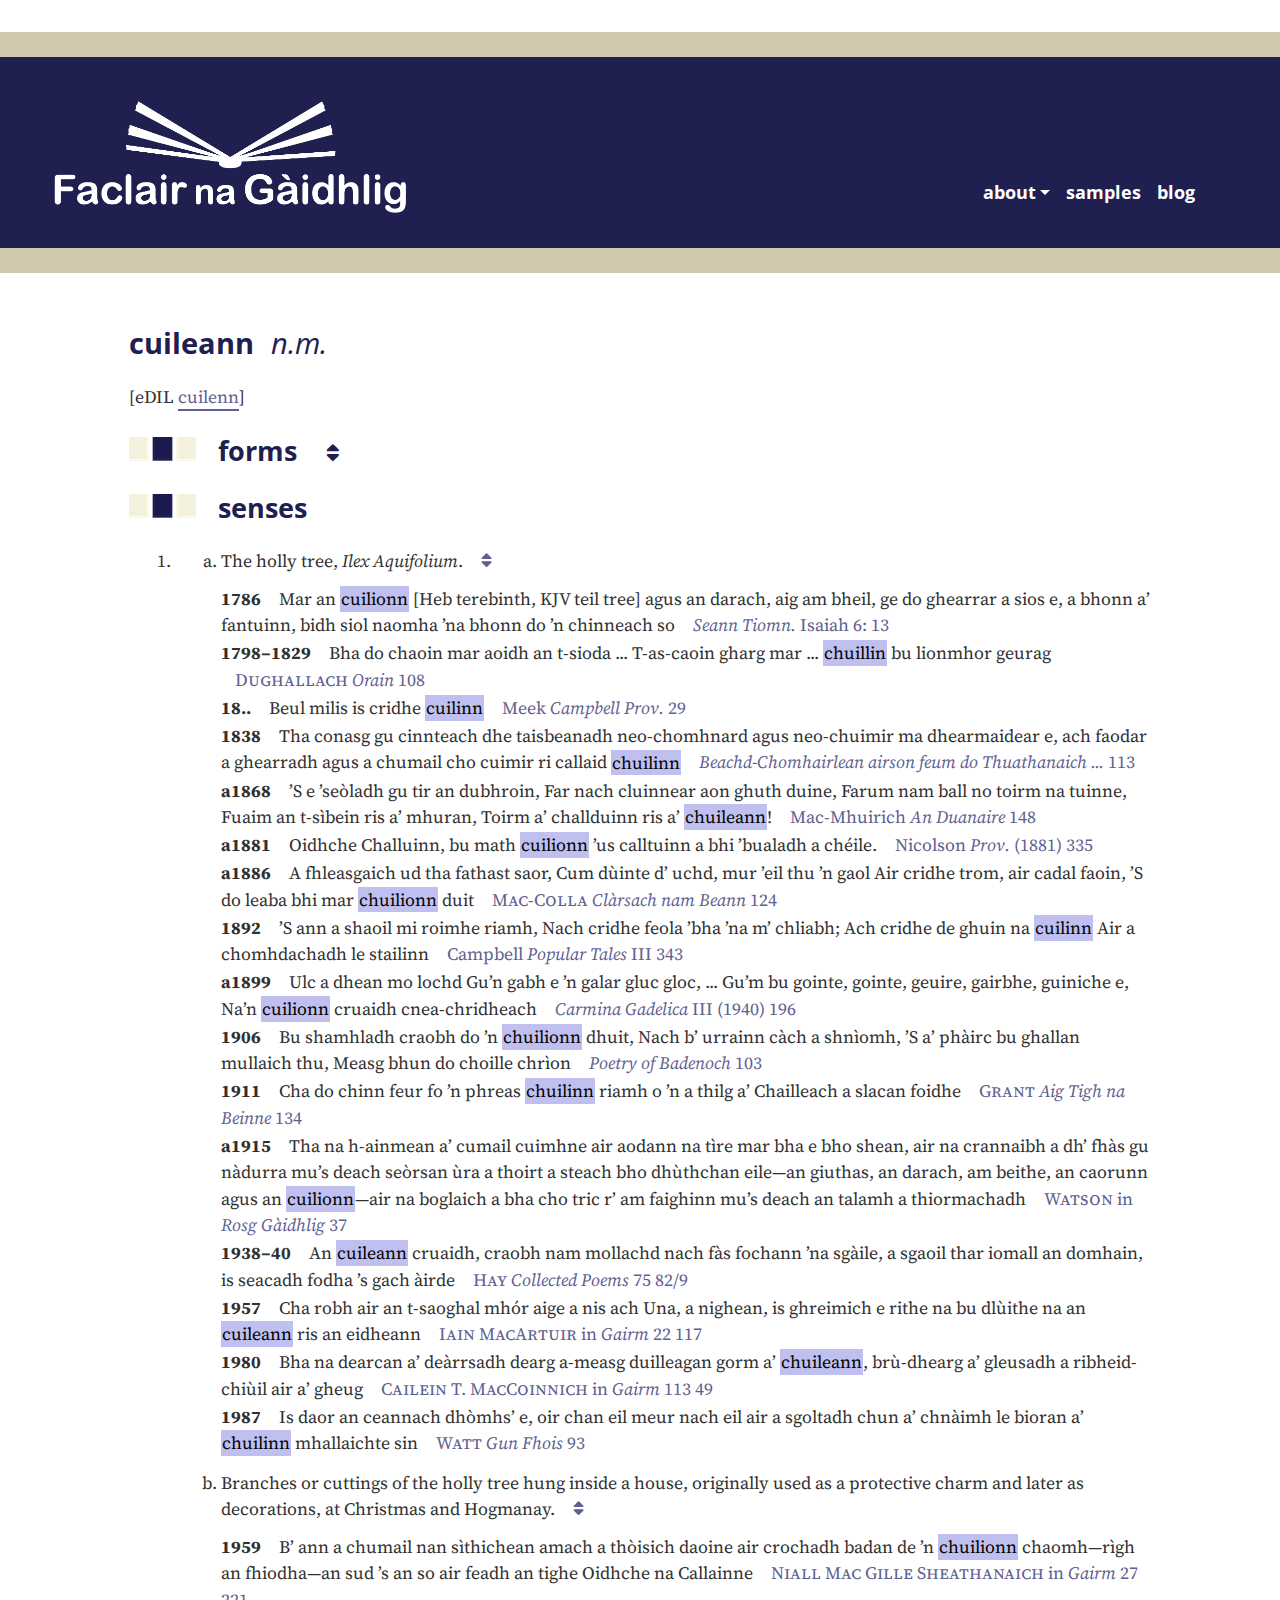
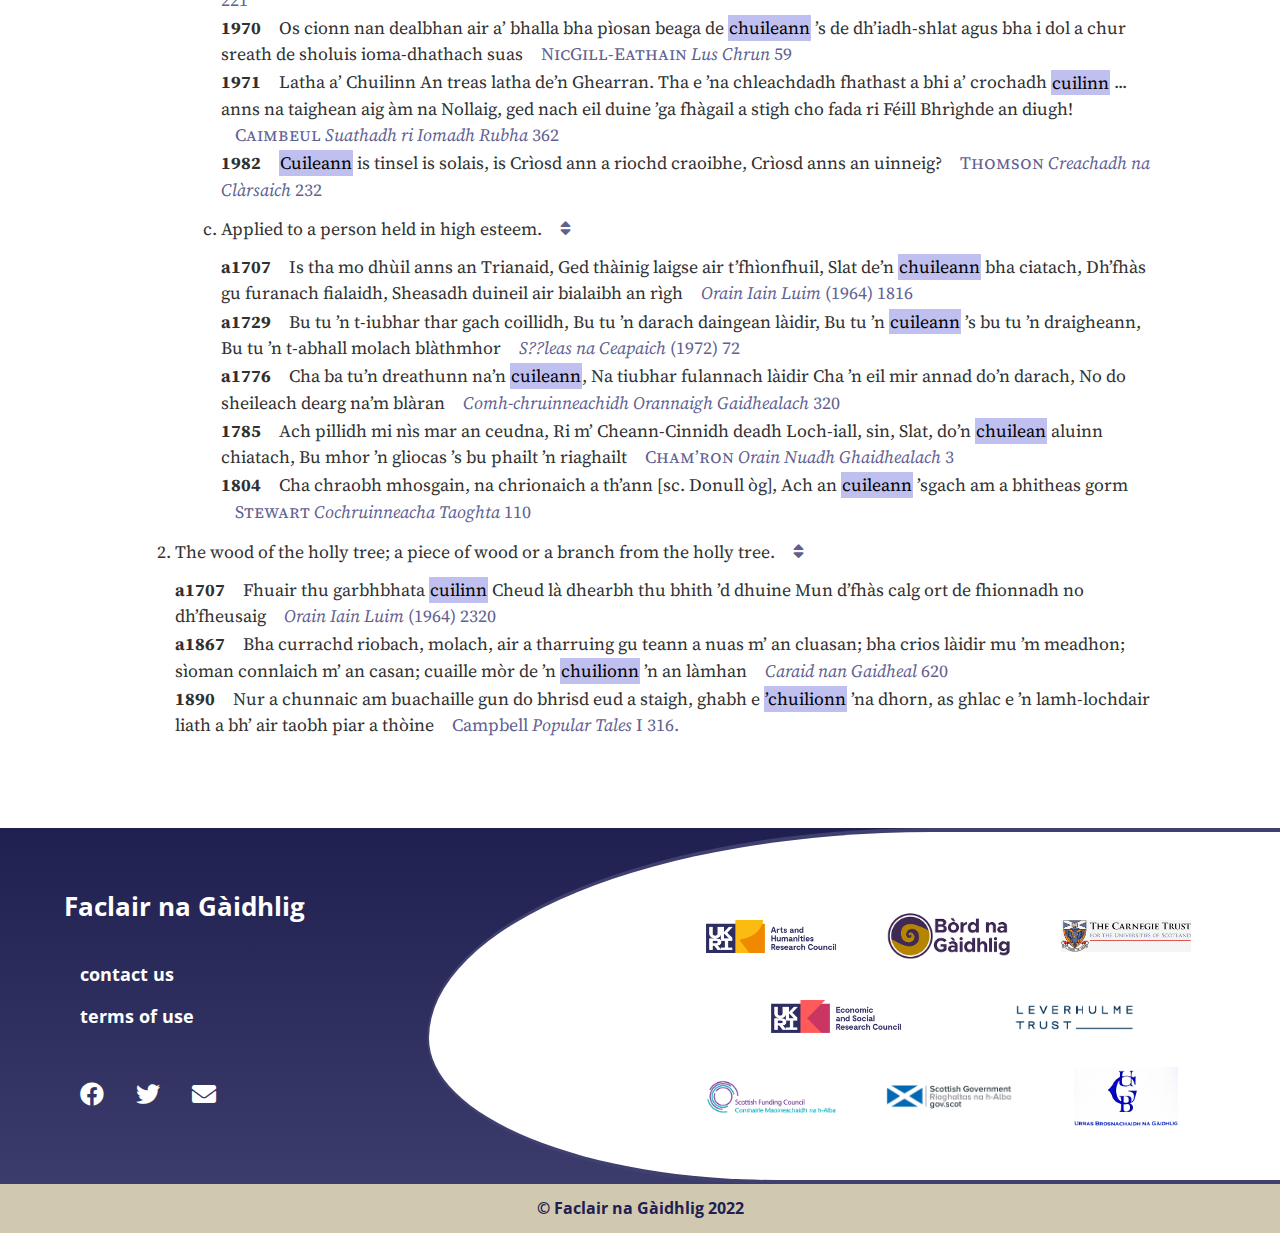
<file: entry-cuileann.html>
<!DOCTYPE html>
<html lang="en">
  <head>
    <meta charset="utf-8"/>
    <meta name="viewport" content="width=device-width, initial-scale=1">

    <title>Faclair na G&agrave;idhlig - Dictionary Entry</title>
    <meta name="author" content="Faclair na Gàidhlig project team">
    <meta name="description" content="Dictionary entry for the Faclair na Gàidhlig project, a historical dictionary of the Scottish Gaelic language">

    <link rel="stylesheet" href="https://fonts.googleapis.com/css?family=Source+Serif+Pro:r,b,i,bi&display=swap" media="all">
    <link rel="stylesheet" href="https://fonts.googleapis.com/css?family=Open+Sans:r,b,i,bi&display=swap" media="all">
    <link rel="stylesheet" href="assets/bootstrap/css/bootstrap.min.css">
    <link rel="stylesheet" href="assets/fontawesome/css/fontawesome.css">
    <link rel="stylesheet" href="assets/fontawesome/css/brands.css">
    <link rel="stylesheet" href="assets/fontawesome/css/solid.css">
    <link rel="stylesheet" href="assets/css/fnag-style.css">

    <!--[if lt IE 9]> <script src="http://html5shim.googlecode.com/svn/trunk/html5.js"></script> <![endif]-->
    <script src="assets/bootstrap/js/bootstrap.bundle.min.js"></script>
  </head>
  <body>
    <a href="#fnag-main-content" class="screen-reader-text">Skip to main page content</a>
    <header>
      <div class="container-fluid">
        <div class="row">
          <div id="fnag-branding" class="col-12 col-md-5">
            <a href="index.html"><img src="assets/images/faclair-na-gaidhlig-logo-white.png" width="1415" height="477" alt="Faclair na Gàidhlig  - Dictionary of the Scottish Gaelic Language" /></a>
          </div>
          <div id="fnag-navigation" class="col-12 col-md-7">
            <nav class="navbar navbar-expand-md fnag-navbar" aria-label="Main Site Navigation Menu">
              <div class="container-fluid">
                <button class="navbar-toggler" type="button" data-bs-toggle="collapse" data-bs-target="#fnag-main-menu" aria-controls="fnag-main-menu" aria-expanded="false" aria-label="Toggle main navigation menu">
                  <span class="navbar-toggler-icon"></span>
                </button>
                <div id="fnag-main-menu" class="collapse navbar-collapse">
                  <ul class="navbar-nav justify-content-end">
                    <li class="nav-item dropdown">
                      <a class="nav-link dropdown-toggle" data-bs-toggle="dropdown" href="#">about</a>
                      <ul class="dropdown-menu">
                        <li class="dropdown-item"><a class="nav-link" href="team.html">our team</a></li>
                        <li class="dropdown-item"><a class="nav-link" href="#">our partners</a></li>
                      </ul>
                    </li>
                    <li class="nav-item"><a class="nav-link" href="dictionary.html">samples</a></li>
                    <li class="nav-item"><a class="nav-link" href="blog.html">blog</a></li>
                  </ul>
                </div>
              </div>
            </nav>
          </div>
        </div>
      </div>
    </header>
    <main id="fnag-main-content">
      <div class="container-fluid">
        <div class="row">
          <div class="col-12 offset-lg-1 col-lg-10 offset-xxl-2 col-xxl-8">
            <article class="fnag-entry fnag-serif-entry">
              <h1 class="fnag-entry-header"><span class="form">cuileann</span> <span class="grammar" data-bs-toggle="tooltip" data-bs-placement="top" title="masculine noun">n.m.</span></h1>
              <section>
                <!--
                <ul id="principal-parts">
                  <li><span class="form">cuileann</span> <span class="grammar" data-bs-toggle="tooltip" data-bs-placement="top" title="masculine noun">n.m.</span></li>
                  <li><span class="grammar" data-bs-toggle="tooltip" data-bs-placement="top" title="genitive singular">gen. sing.</span> <span class="form">cuilinn</span></li>
                </ul>
                <ol id="contemporary-senses">
                  <li>the holly tree</li>
                  <li>the wood of the holly tree</li>
                </ol>
                -->
                <p id="etymology">[eDIL <a href="http://www.dil.ie/13510" target="_blank">cuilenn</a>]</p>
              </section>
              <section>
                <h2 class="fnag-title"><a class="fnag-toggle" data-bs-toggle="collapse" href="#fnag-forms" role="button" aria-expanded="false" aria-controls="fnag-forms">forms <span class="fas fa-sort"></span></a></h2>
                <div id="fnag-forms" class="collapse">
                  <section>
                    <h3>singular</h3>
                    <section>
                      <h4>nominative</h4>
                      <ul class="forms-citations">
                        <li><span class="date">a1729</span> <span class="quote">Bu tu &rsquo;n <mark>cuileann</mark></span> <span class="reference"><em>S&igrave;leas na Ceapaich</em> (1972) 72</span></li>
                        <li><span class="date">a1776</span> <span class="quote">Bu tu&rsquo;n <mark>cuilean</mark></span> <span class="reference"><em>Comh-chruinneachidh Orannaigh Gaidhealach</em> 287</span></li>
                        <li><span class="date">1786</span> <span class="quote">Mar an <mark>cuilionn</mark></span> <span class="reference"><em>Seann Tiomn.</em> Isaiah 6: 13</span></li>
                        <li><span class="date">1890</span> <span class="quote">Sp&agrave;rr e <mark>&rsquo;chuillionn</mark> &rsquo;na dhorn</span> <span class="reference">Campbell <em>Popular Tales</em> I 315.</span></li>
                        <li><span class="date">1890</span> <span class="quote">Ghabh e <mark>&rsquo;chuilionn</mark> &rsquo;na dhorn</span> <span class="reference">Campbell <em>Popular Tales</em> I 316.</span></li>
                      </ul>
                    </section>
                    <section>
                      <h4>genitive</h4>
                      <ul class="forms-citations">
                        <li><span class="date">a1707</span> <span class="quote">A chraobh st&agrave;ilinn chruaidh <mark>chuilinn</mark></span> <span class="reference"><em>Orain Iain Luim</em> (1964) 2266</span></li>
                        <li><span class="date">a1707</span> <span class="quote">Garbhbhata <mark>cuilinn</mark></span> <span class="reference"><em>Orain Iain Luim</em> (1964) 2320</span></li>
                        <li><span class="date">a1786</span> <span class="quote">Chraobh st&aacute;ilinn chruaidh <mark>chuileann</mark></span> <span class="reference">Gillies <em>Sean Dain</em> 74</span></li>
                        <li><span class="date">1904</span> <span class="quote">Am bun preas <mark>cuillinn</mark></span> <span class="reference"><em>Guth na Bliadhna</em> I 32</span></li>
                      </ul>
                    </section>
                    <section>
                      <h4>dative</h4>
                      <ul class="forms-citations">
                        <li><span class="date">a1707</span> <span class="quote">Slat de&rsquo;n <mark>chuileann</mark></span> <span class="reference"><em>Orain Iain Luim</em> (1964) 1816</span></li>
                        <li><span class="date">a1776</span> <span class="quote">&rsquo;S lat don <mark>chuillin</mark></span> <span class="reference"><em>Comh-chruinneachidh Orannaigh Gaidhealach</em> 198</span></li>
                        <li><span class="date">a1778</span> <span class="quote">Mar ri <mark>cuilionn</mark> m&ograve;r liath</span> <span class="reference"><em>Orain le Rob Donn</em> 210</span></li>
                        <li><span class="date">1785</span> <span class="quote">Slat, do&rsquo;n <mark>chuilean</mark> aluinn chiatach</span> <span class="reference"><span style="font-variant:small-caps">Cham&rsquo;ron</span> <em>Orain Nuadh Ghaidhealach</em> 3</span></li>
                        <li><span class="date">a1786</span> <span class="quote">&rsquo;S lat don <mark>chuilin</mark></span> <span class="reference">Gillies <em>Sean Dain</em> 269</span></li>
                        <li><span class="date">a1841</span> <span class="quote">Slat den <mark>chuillean</mark></span> <span class="reference"><em>Sar-Obair</em> 37/2</span></li>
                        <li><span class="date">a1867</span> <span class="quote">Cuaille m&ograve;r de &rsquo;n <mark>chuilionn</mark></span> <span class="reference"><em>Caraid nan Gaidheal</em> 620</span></li>
                      </ul>
                    </section>
                  </section>
                </div>
              </section>
              <section>
                <h2 class="fnag-title"><!--<a class="fnag-toggle" data-bs-toggle="collapse" href="#fnag-senses" role="button" aria-expanded="true" aria-controls="fnag-senses">-->senses<!-- <span class="fas fa-sort"></span></a>--></h2>
                <div id="fnag-senses" class="collapse show">
                  <ol class="senses">
                    <li>
                      <ol>
                        <li><span class="definition">The holly tree, <em>Ilex Aquifolium</em>.</span> <span><a class="fnag-toggle" data-bs-toggle="collapse" href="#fnag-sense-1a" role="button" aria-expanded="true" aria-controls="fnag-sense-1a"><span class="fas fa-sort"></span></a></span>
                          <div id="fnag-sense-1a" class="collapse show">
                            <ul>
                              <li><span class="date">1786</span> <span class="quote">Mar an <mark>cuilionn</mark> [Heb terebinth, KJV teil tree] agus an darach, aig am bheil, ge do ghearrar a sios e, a bhonn a&rsquo; fantuinn, bidh siol naomha &rsquo;na bhonn do &rsquo;n chinneach so</span> <span class="reference"><em>Seann Tiomn.</em> Isaiah 6: 13</span></li>
                             <li><span class="date">1798&ndash;1829</span> <span class="quote">Bha do chaoin mar aoidh an t-sioda ... T-as-caoin gharg mar ... <mark>chuillin</mark> bu lionmhor geurag</span> <span class="reference"><span style="font-variant:small-caps">Dughallach</span> <em>Orain</em> 108</span></li>
                             <li><span class="date">18..</span> <span class="quote">Beul milis is cridhe <mark>cuilinn</mark></span> <span class="reference">Meek <em>Campbell Prov.</em> 29</span></li>
                             <li><span class="date">1838</span> <span class="quote">Tha conasg gu cinnteach dhe taisbeanadh neo-chomhnard agus neo-chuimir ma dhearmaidear e, ach faodar a ghearradh agus a chumail cho cuimir ri callaid <mark>chuilinn</mark></span> <span class="reference"><em>Beachd-Chomhairlean airson feum do Thuathanaich ...</em> 113</span></li>
                             <li><span class="date">a1868</span> <span class="quote">&rsquo;S e &rsquo;se&ograve;ladh gu tir an dubhroin, Far nach cluinnear aon ghuth duine, Farum nam ball no toirm na tuinne, Fuaim an t-s&igrave;bein ris a&rsquo; mhuran, Toirm a&rsquo; challduinn ris a&rsquo; <mark>chuileann</mark>!</span> <span class="reference">Mac-Mhuirich <em>An Duanaire</em> 148</span></li>
                             <li><span class="date">a1881</span> <span class="quote">Oidhche Challuinn, bu math <mark>cuilionn</mark> &rsquo;us calltuinn a bhi &rsquo;bualadh a ch&eacute;ile.</span> <span class="reference">Nicolson <em>Prov.</em> (1881) 335</span></li>
                             <li><span class="date">a1886</span> <span class="quote">A fhleasgaich ud tha fathast saor, Cum d&ugrave;inte d&rsquo; uchd, mur &rsquo;eil thu &rsquo;n gaol Air cridhe trom, air cadal faoin, &rsquo;S do leaba bhi mar <mark>chuilionn</mark> duit</span> <span class="reference"><span style="font-variant:small-caps">Mac-Colla</span> <em>Cl&agrave;rsach nam Beann</em> 124</span></li>
                             <li><span class="date">1892</span> <span class="quote">&rsquo;S ann a shaoil mi roimhe riamh, Nach cridhe feola &rsquo;bha &rsquo;na m&rsquo; chliabh; Ach cridhe de ghuin na <mark>cuilinn</mark> Air a chomhdachadh le stailinn</span> <span class="reference">Campbell <em>Popular Tales</em> III 343</span></li>
                             <li><span class="date">a1899</span> <span class="quote">Ulc a dhean mo lochd Gu&rsquo;n gabh e &rsquo;n galar gluc gloc, ... Gu&rsquo;m bu gointe, gointe, geuire, gairbhe, guiniche e, Na&rsquo;n <mark>cuilionn</mark> cruaidh cnea-chridheach</span> <span class="reference"><em>Carmina Gadelica</em> III (1940) 196</span></li>
                             <li><span class="date">1906</span> <span class="quote">Bu shamhladh craobh do &rsquo;n <mark>chuilionn</mark> dhuit, Nach b&rsquo; urrainn c&agrave;ch a shn&igrave;omh, &rsquo;S a&rsquo; ph&agrave;irc bu ghallan mullaich thu, Measg bhun do choille chr&igrave;on</span> <span class="reference"><em>Poetry of Badenoch</em> 103</span></li>
                             <li><span class="date">1911</span> <span class="quote">Cha do chinn feur fo &rsquo;n phreas <mark>chuilinn</mark> riamh o &rsquo;n a thilg a&rsquo; Chailleach a slacan foidhe</span> <span class="reference"><span style="font-variant:small-caps">Grant</span> <em>Aig Tigh na Beinne</em> 134</span></li>
                             <li><span class="date">a1915</span> <span class="quote">Tha na h-ainmean a&rsquo; cumail cuimhne air aodann na t&igrave;re mar bha e bho shean, air na crannaibh a dh&rsquo; fh&agrave;s gu n&agrave;durra mu&rsquo;s deach se&ograve;rsan &ugrave;ra a thoirt a steach bho dh&ugrave;thchan eile&mdash;an giuthas, an darach, am beithe, an caorunn agus an <mark>cuilionn</mark>&mdash;air na boglaich a bha cho tric r&rsquo; am faighinn mu&rsquo;s deach an talamh a thiormachadh</span> <span class="reference"><span style="font-variant:small-caps">Watson</span> in <em>Rosg G&agrave;idhlig</em> 37</span></li>
                             <li><span class="date">1938&ndash;40</span> <span class="quote">An <mark>cuileann</mark> cruaidh, craobh nam mollachd nach f&agrave;s fochann &rsquo;na sg&agrave;ile, a sgaoil thar iomall an domhain, is seacadh fodha &rsquo;s gach &agrave;irde</span> <span class="reference"><span style="font-variant:small-caps">Hay</span> <em>Collected Poems</em> 75 82/9</span></li>
                             <li><span class="date">1957</span> <span class="quote">Cha robh air an t-saoghal mh&oacute;r aige a nis ach Una, a nighean, is ghreimich e rithe na bu dl&ugrave;ithe na an <mark>cuileann</mark> ris an eidheann</span> <span class="reference"><span style="font-variant:small-caps">Iain MacArtuir</span> in <em>Gairm</em> 22 117</span></li>
                             <li><span class="date">1980</span> <span class="quote">Bha na dearcan a&rsquo; de&agrave;rrsadh dearg a-measg duilleagan gorm a&rsquo; <mark>chuileann</mark>, br&ugrave;-dhearg a&rsquo; gleusadh a ribheid-chi&ugrave;il air a&rsquo; gheug</span> <span class="reference"><span style="font-variant:small-caps">Cailein T. MacCoinnich</span> in <em>Gairm</em> 113 49</span></li>
                             <li><span class="date">1987</span> <span class="quote">Is daor an ceannach dh&ograve;mhs&rsquo; e, oir chan eil meur nach eil air a sgoltadh chun a&rsquo; chn&agrave;imh le bioran a&rsquo; <mark>chuilinn</mark> mhallaichte sin</span> <span class="reference"><span style="font-variant:small-caps">Watt</span> <em>Gun Fhois</em> 93</span></li>
                            </ul>
                          </div>
                        </li>
                        <li><span class="definition">Branches or cuttings of the holly tree hung inside a house, originally used as a protective charm and later as decorations, at Christmas and Hogmanay.</span> <span><a class="fnag-toggle" data-bs-toggle="collapse" href="#fnag-sense-1b" role="button" aria-expanded="true" aria-controls="fnag-sense-1b"><span class="fas fa-sort"></span></a></span>
                          <div id="fnag-sense-1b" class="collapse show">
                            <ul>
                              <li><span class="date">1959</span> <span class="quote">B&rsquo; ann a chumail nan s&igrave;thichean amach a th&ograve;isich daoine air crochadh badan de &rsquo;n <mark>chuilionn</mark> chaomh&mdash;r&igrave;gh an fhiodha&mdash;an sud &rsquo;s an so air feadh an tighe Oidhche na Callainne</span> <span class="reference"><span style="font-variant:small-caps">Niall Mac Gille Sheathanaich</span> in <em>Gairm</em> 27 221</span></li>
                              <li><span class="date">1970</span> <span class="quote">Os cionn nan dealbhan air a&rsquo; bhalla bha p&igrave;osan beaga de <mark>chuileann</mark> &rsquo;s de dh&rsquo;iadh-shlat agus bha i dol a chur sreath de sholuis ioma-dhathach suas</span> <span class="reference"><span style="font-variant:small-caps">NicGill-Eathain</span> <em>Lus Chrun</em> 59</span></li>
                              <li><span class="date">1971</span> <span class="quote">Latha a&rsquo; Chuilinn An treas latha de&rsquo;n Ghearran. Tha e &rsquo;na chleachdadh fhathast a bhi a&rsquo; crochadh <mark>cuilinn</mark> ... anns na taighean aig &agrave;m na Nollaig, ged nach eil duine &rsquo;ga fh&agrave;gail a stigh cho fada ri F&eacute;ill Bhr&igrave;ghde an diugh!</span> <span class="reference"><span style="font-variant:small-caps">Caimbeul</span> <em>Suathadh ri Iomadh Rubha</em> 362</span></li>
                              <li><span class="date">1982</span> <span class="quote"><mark>Cuileann</mark> is tinsel is solais, is Cr&igrave;osd ann a riochd craoibhe, Cr&igrave;osd anns an uinneig?</span> <span class="reference"><span style="font-variant:small-caps">Thomson</span> <em>Creachadh na Cl&agrave;rsaich</em> 232</span></li>
                            </ul>
                          </div>
                        </li>
                        <li><span class="definition">Applied to a person held in high esteem.</span> <span><a class="fnag-toggle" data-bs-toggle="collapse" href="#fnag-sense-1c" role="button" aria-expanded="true" aria-controls="fnag-sense-1c"><span class="fas fa-sort"></span></a></span>
                          <div id="fnag-sense-1c" class="collapse show">
                            <ul>
                              <li><span class="date">a1707</span> <span class="quote">Is tha mo dh&ugrave;il anns an Trianaid, Ged th&agrave;inig laigse air t&rsquo;fh&igrave;onfhuil, Slat de&rsquo;n <mark>chuileann</mark> bha ciatach, Dh&rsquo;fh&agrave;s gu furanach fialaidh, Sheasadh duineil air bialaibh an r&igrave;gh</span> <span class="reference"><em>Orain Iain Luim</em> (1964) 1816</span></li>
                              <li><span class="date">a1729</span> <span class="quote">Bu tu &rsquo;n t-iubhar thar gach coillidh, Bu tu &rsquo;n darach daingean l&agrave;idir, Bu tu &rsquo;n <mark>cuileann</mark> &rsquo;s bu tu &rsquo;n draigheann, Bu tu &rsquo;n t-abhall molach bl&agrave;thmhor</span> <span class="reference"><em>S??leas na Ceapaich</em> (1972) 72</span></li>
                              <li><span class="date">a1776</span> <span class="quote">Cha ba tu&rsquo;n dreathunn na&rsquo;n <mark>cuileann</mark>, Na tiubhar fulannach l&agrave;idir Cha &rsquo;n eil mir annad do&rsquo;n darach, No do sheileach dearg na&rsquo;m bl&agrave;ran</span> <span class="reference"><em>Comh-chruinneachidh Orannaigh Gaidhealach</em> 320</span></li>
                              <li><span class="date">1785</span> <span class="quote">Ach pillidh mi n&igrave;s mar an ceudna, Ri m&rsquo; Cheann-Cinnidh deadh Loch-iall, sin, Slat, do&rsquo;n <mark>chuilean</mark> aluinn chiatach, Bu mhor &rsquo;n gliocas &rsquo;s bu phailt &rsquo;n riaghailt</span> <span class="reference"><span style="font-variant:small-caps">Cham&rsquo;ron</span> <em>Orain Nuadh Ghaidhealach</em> 3</span></li>
                              <li><span class="date">1804</span> <span class="quote">Cha chraobh mhosgain, na chrionaich a th&rsquo;ann [sc. Donull &ograve;g], Ach an <mark>cuileann</mark> &rsquo;sgach am a bhitheas gorm</span> <span class="reference"><span style="font-variant:small-caps">Stewart</span> <em>Cochruinneacha Taoghta</em> 110</span></li>
                            </ul>
                          </div>
                        </li>
                      </ol
                    </li>
                    <li><span class="definition">The wood of the holly tree; a piece of wood or a branch from the holly tree.</span> <span><a class="fnag-toggle" data-bs-toggle="collapse" href="#fnag-sense-2" role="button" aria-expanded="true" aria-controls="fnag-sense-2"><span class="fas fa-sort"></span></a></span>
                      <div id="fnag-sense-2" class="collapse show">
                        <ul class="senses-citations">
                          <li><span class="date">a1707</span> <span class="quote">Fhuair thu garbhbhata <mark>cuilinn</mark> Cheud l&agrave; dhearbh thu bhith &rsquo;d dhuine Mun d&rsquo;fh&agrave;s calg ort de fhionnadh no dh&rsquo;fheusaig</span> <span class="reference"><em>Orain Iain Luim</em> (1964) 2320</span></li>
                          <li><span class="date">a1867</span> <span class="quote">Bha currachd riobach, molach, air a tharruing gu teann a nuas m&rsquo; an cluasan; bha crios l&agrave;idir mu &rsquo;m meadhon; s&igrave;oman connlaich m&rsquo; an casan; cuaille m&ograve;r de &rsquo;n <mark>chuilionn</mark> &rsquo;n an l&agrave;mhan</span> <span class="reference"><em>Caraid nan Gaidheal</em> 620</span></li>
                          <li><span class="date">1890</span> <span class="quote">Nur a chunnaic am buachaille gun do bhrisd eud a staigh, ghabh e <mark>&rsquo;chuilionn</mark> &rsquo;na dhorn, as ghlac e &rsquo;n lamh-lochdair liath a bh&rsquo; air taobh piar a th&ograve;ine</span> <span class="reference">Campbell <em>Popular Tales</em> I 316.</span></li>
                        </ul>
                      </div>
                    </li>
                  </ol>
                </div>
              </section>
            </article>
          </div>
        </div>
      </div>
    </main>
    <footer>
      <div class="container-fluid">
        <div class="row">
          <div id="fnag-site-info" class="col-12 col-md-4">
            <h3>Faclair na G&agrave;idhlig</h3>
            <nav class="nav justify-content-center justify-content-md-start fnag-nav" aria-label="Site Information Menu">
              <ul class="nav flex-column">
                 <li class="nav-item"><a class="nav-link" href="contact.html">contact us</a></li>
                 <li class="nav-item"><a class="nav-link" href="terms-of-use.html">terms of use</a></li>
              </ul>
            </nav>
            <nav class="nav justify-content-center justify-content-md-start fnag-nav fnag-social-media-links" aria-label="Social Media Links">
              <ul class="nav">
                 <li class="nav-item"><a class="nav-link" href="#"><span class="fab fa-facebook aria-hidden="true" role="image""></span><span class="screen-reader-text"> Facebook</span></a></li>
                 <li class="nav-item"><a class="nav-link" href="https://twitter.com/faclairgaidhlig/" target="_blank"><span class="fab fa-twitter" aria-hidden="true" role="image"></span><span class="screen-reader-text">Twitter</span></a></li>
                 <li class="nav-item"><a class="nav-link" href="#"><span class="fas fa-envelope aria-hidden="true" role="image"></span><span class="screen-reader-text">Send email</span></a></li>
              </ul>
            </nav>
          </div>
          <div id="fnag-partners" class="col-12 col-md-8">
            <div class="fnag-logo-group">
              <a href="https://ahrc.ukri.org" target="_blank"><img src="assets/images/UKRI_AHR_Council-Logo_Horiz-RGB.png" width="1881" height="477" alt="Arts and Humanities Research Council" /></a>
              <a href="https://www.gaidhlig.scot/" target="_blank"><img src="assets/images/bord_na_gaidhlig_logo.png" width="354" height="153" alt="Bòrd na Gàidhlig" /></a>
              <a href="https://www.carnegie-trust.org" target="_blank"><img src="assets/images/carnegie_trust_logo.png" width="498" height="123" alt="The Carnegie Trust for the Universities of Scotland" /></a>
              <a href="https://esrc.ukri.org" target="_blank"><img src="assets/images/ESRC_logo.png" width="1887" height="480" alt="Economic and Social Research Council" class="fnag-offset" /></a>
              <a href="https://www.leverhulme.ac.uk" target="_blank"><img src="assets/images/Leverhulme_Trust_RGB_blue.png" width="317" height="110" alt="The Leverhulme Trust" class="fnag-offset" /></a>
              <a href="https://www.sfc.ac.uk" target="_blank"><img src="assets/images/sfc-logo.png" width="330" height="125" alt="Scottish Funding Council - Comhairle Maoineachaidh na h-Alba"/></a>
              <a href="https://www.gov.scot" target="_blank"><img src="assets/images/275px-Scottish_Government_Logo.svg.png" width="275" height="56" alt="The Scottish Government - Riaghaltas na h-Alba" /></a>
              <a href="https://glpt.org.uk" target="_blank"><img src="assets/images/ubg.png" width="143" height="80" alt="Urras Brosnachaidh na Gàidhlig - The Gaelic Language Promotion Trust" /></a>
            </div>
          </div>
          <div id="fnag-copyright" class="col-12">
            <p>&copy; Faclair na G&agrave;idhlig 2022</p>
          </div>
        </div>
      </div>
    </footer>
    <script src="assets/js/fnag-utils.js"></script>
  </body>
</html>
</file>
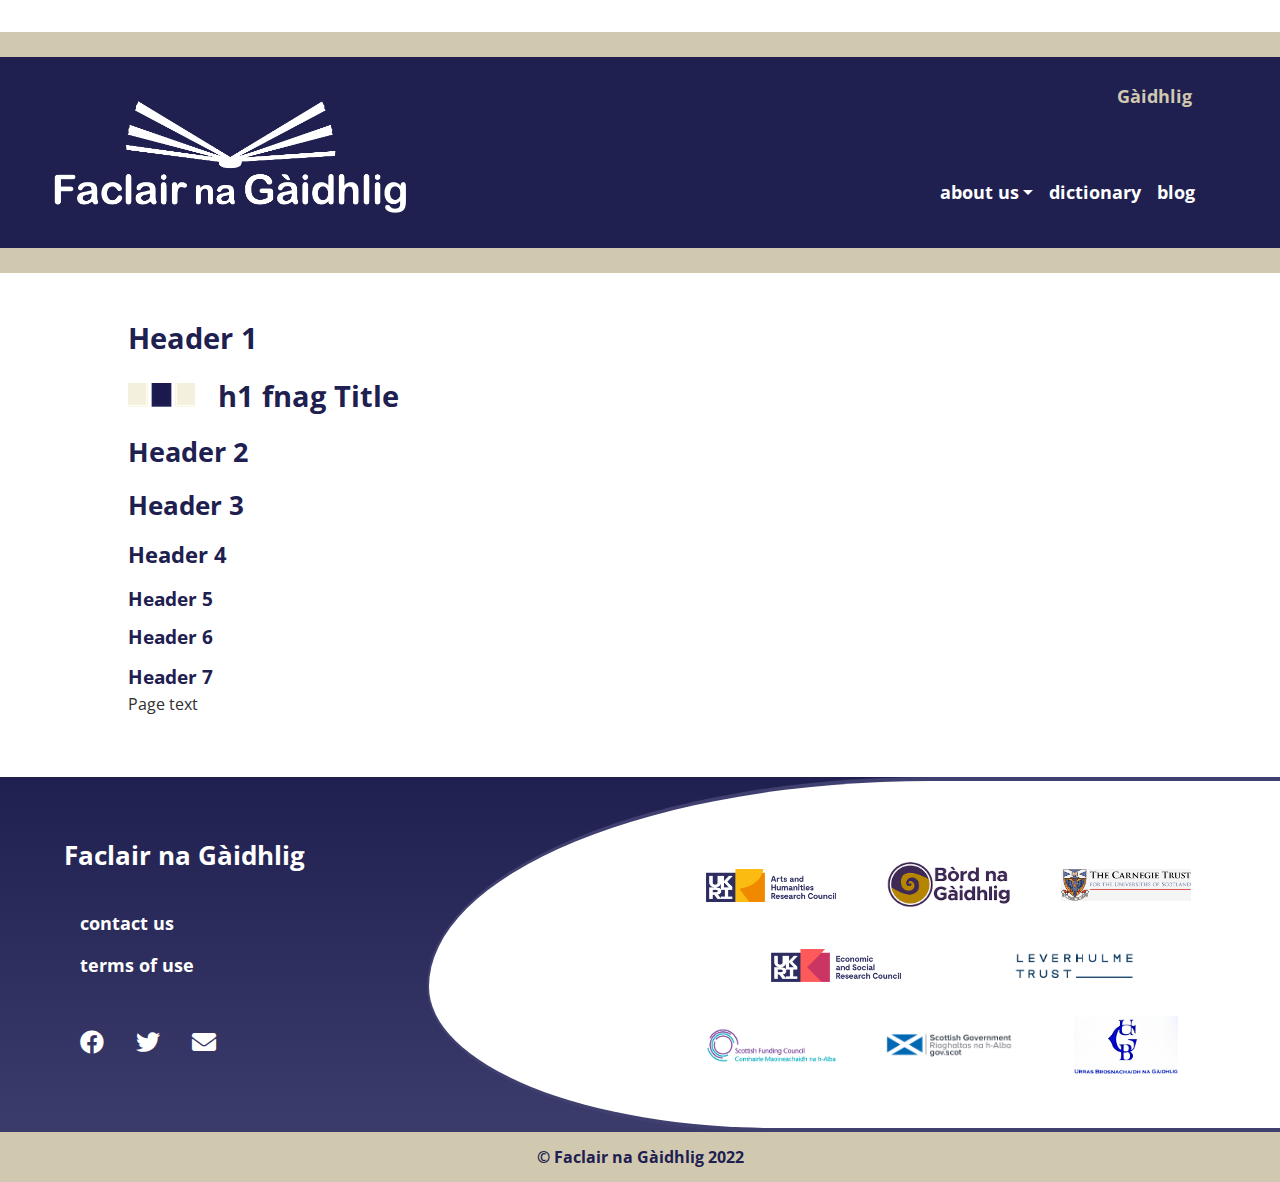
<file: fnag-template.html>
<!DOCTYPE html>
<html lang="en">
  <head>
    <meta charset="utf-8"/>
    <meta name="viewport" content="width=device-width, initial-scale=1">

    <title>Faclair na G&agrave;idhlig - Template</title>
    <meta name="author" content="Faclair na Gàidhlig project team">
    <meta name="description" content="Page template for the Faclair na Gàidhlig project presenting a historical dictionary of the Scottish Gaelic language">

    <link rel="stylesheet" href="https://fonts.googleapis.com/css?family=Source+Serif+Pro:r,b,i,bi&display=swap" media="all">
    <link rel="stylesheet" href="https://fonts.googleapis.com/css?family=Open+Sans:r,b,i,bi&display=swap" media="all">
    <link rel="stylesheet" href="assets/bootstrap/css/bootstrap.min.css">
    <link rel="stylesheet" href="assets/fontawesome/css/fontawesome.css">
    <link rel="stylesheet" href="assets/fontawesome/css/brands.css">
    <link rel="stylesheet" href="assets/fontawesome/css/solid.css">
    <link rel="stylesheet" href="assets/css/fnag-style.css">

    <!--[if lt IE 9]> <script src="http://html5shim.googlecode.com/svn/trunk/html5.js"></script> <![endif]-->
    <script src="assets/bootstrap/js/bootstrap.bundle.min.js"></script>
  </head>
  <body>
    <a href="#fnag-main-content" class="screen-reader-text">Skip to main page content</a>
    <header>
      <div class="container-fluid">
        <div class="row">
          <div id="fnag-branding" class="col-12 col-md-5">
            <a href="index.html"><img src="assets/images/faclair-na-gaidhlig-logo-white.png" width="1415" height="477" alt="Faclair na Gàidhlig  - Dictionary of the Scottish Gaelic Language" /></a>
          </div>
          <div id="fnag-navigation" class="col-12 col-md-7">
            <a href="#" class="fnag-language-toggle">G&agrave;idhlig</a>
            <nav class="navbar navbar-expand-md fnag-navbar" aria-label="Main Site Navigation Menu">
              <div class="container-fluid">
                <button class="navbar-toggler" type="button" data-bs-toggle="collapse" data-bs-target="#fnag-main-menu" aria-controls="fnag-main-menu" aria-expanded="false" aria-label="Toggle main navigation menu">
                  <span class="navbar-toggler-icon"></span>
                </button>
                <div id="fnag-main-menu" class="collapse navbar-collapse">
                  <ul class="navbar-nav justify-content-end">
                    <li class="nav-item dropdown">
                      <a class="nav-link dropdown-toggle" data-bs-toggle="dropdown" href="#">about us</a>
                      <ul class="dropdown-menu">
                        <li class="dropdown-item"><a class="nav-link" href="team.html">our team</a></li>
                        <li class="dropdown-item"><a class="nav-link" href="#">our partners</a></li>
                      </ul>
                    </li>
                    <li class="nav-item"><a class="nav-link" href="dictionary.html">dictionary</a></li>
                    <li class="nav-item"><a class="nav-link" href="blog.html">blog</a></li>
                  </ul>
                </div>
              </div>
            </nav>
          </div>
        </div>
      </div>
    </header>
    <main id="fnag-main-content">
      <div class="container-fluid">
        <div class="row">
          <div class="col-12 offset-lg-1 col-lg-10 offset-xxl-2 col-xxl-8">
            <div class="fnag-content-wrapper">
              <h1 class="fnag-highlight">Header 1</h1>
              <h1 class="fnag-title fnag-highlight">h1 fnag Title</h1>
              <h2 class="fnag-highlight">Header 2</h2>
              <h3 class="fnag-highlight">Header 3</h3>
              <h4 class="fnag-highlight">Header 4</h4>
              <h5 class="fnag-highlight">Header 5</h5>
              <h6 class="fnag-highlight">Header 6</h6>
              <h7 class="fnag-highlight">Header 7</h7>
              <p>Page text</p>
            </div>
          </div>
        </div>
      </div>
    </main>
    <footer>
      <div class="container-fluid">
        <div class="row">
          <div id="fnag-site-info" class="col-12 col-md-4">
            <h3>Faclair na G&agrave;idhlig</h3>
            <nav class="nav justify-content-center justify-content-md-start fnag-nav" aria-label="Site Information Menu">
              <ul class="nav flex-column">
                 <li class="nav-item"><a class="nav-link" href="contact.html">contact us</a></li>
                 <li class="nav-item"><a class="nav-link" href="terms-of-use.html">terms of use</a></li>
              </ul>
            </nav>
            <nav class="nav justify-content-center justify-content-md-start fnag-nav fnag-social-media-links" aria-label="Social Media Links">
              <ul class="nav">
                 <li class="nav-item"><a class="nav-link" href="#"><span class="fab fa-facebook aria-hidden="true" role="image""></span><span class="screen-reader-text"> Facebook</span></a></li>
                 <li class="nav-item"><a class="nav-link" href="https://twitter.com/faclairgaidhlig/" target="_blank"><span class="fab fa-twitter" aria-hidden="true" role="image"></span><span class="screen-reader-text">Twitter</span></a></li>
                 <li class="nav-item"><a class="nav-link" href="#"><span class="fas fa-envelope aria-hidden="true" role="image"></span><span class="screen-reader-text">Send email</span></a></li>
              </ul>
            </nav>
          </div>
          <div id="fnag-partners" class="col-12 col-md-8">
            <div class="fnag-logo-group">
              <a href="https://ahrc.ukri.org" target="_blank"><img src="assets/images/UKRI_AHR_Council-Logo_Horiz-RGB.png" width="1881" height="477" alt="Arts and Humanities Research Council" /></a>
              <a href="https://www.gaidhlig.scot/" target="_blank"><img src="assets/images/bord_na_gaidhlig_logo.png" width="354" height="153" alt="Bòrd na Gàidhlig" /></a>
              <a href="https://www.carnegie-trust.org" target="_blank"><img src="assets/images/carnegie_trust_logo.png" width="498" height="123" alt="The Carnegie Trust for the Universities of Scotland" /></a>
              <a href="https://esrc.ukri.org" target="_blank"><img src="assets/images/ESRC_logo.png" width="1887" height="480" alt="Economic and Social Research Council" class="fnag-offset" /></a>
              <a href="https://www.leverhulme.ac.uk" target="_blank"><img src="assets/images/Leverhulme_Trust_RGB_blue.png" width="317" height="110" alt="The Leverhulme Trust" class="fnag-offset" /></a>
              <a href="https://www.sfc.ac.uk" target="_blank"><img src="assets/images/sfc-logo.png" width="330" height="125" alt="Scottish Funding Council - Comhairle Maoineachaidh na h-Alba"/></a>
              <a href="https://www.gov.scot" target="_blank"><img src="assets/images/275px-Scottish_Government_Logo.svg.png" width="275" height="56" alt="The Scottish Government - Riaghaltas na h-Alba" /></a>
              <a href="https://glpt.org.uk" target="_blank"><img src="assets/images/ubg.png" width="143" height="80" alt="Urras Brosnachaidh na Gàidhlig - The Gaelic Language Promotion Trust" /></a>
            </div>
          </div>
          <div id="fnag-copyright" class="col-12">
            <p>&copy; Faclair na G&agrave;idhlig 2022</p>
          </div>
        </div>
      </div>
    </footer>
    <script src="assets/js/fnag-utils.js"></script>
  </body>
</html>
</file>
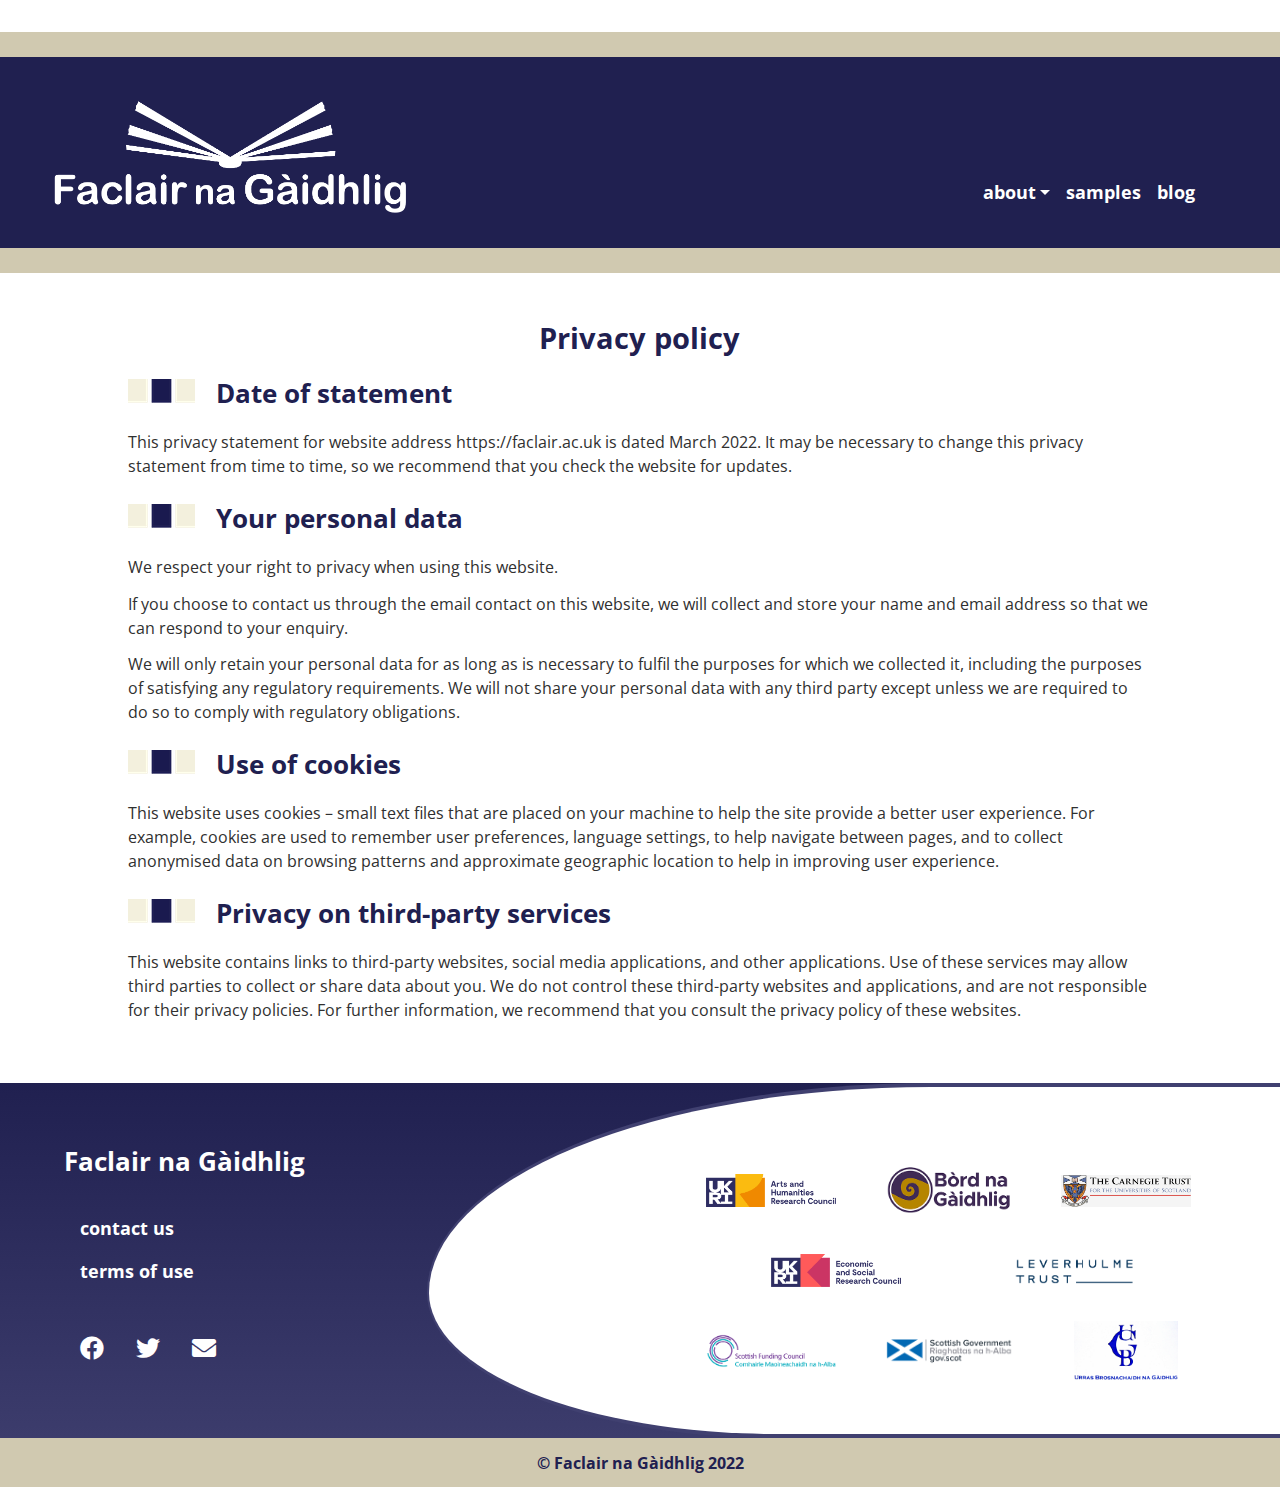
<file: privacy-policy.html>
<!DOCTYPE html>
<html lang="en">
  <head>
    <meta charset="utf-8"/>
    <meta name="viewport" content="width=device-width, initial-scale=1">

    <title>Faclair na G&agrave;idhlig - Privacy Policy</title>
    <meta name="author" content="Faclair na Gàidhlig project team">
    <meta name="description" content="Notices page for the Faclair na Gàidhlig project presenting a summary of the privacy policy for using the historical dictionary of the Scottish Gaelic language">

    <link rel="stylesheet" href="https://fonts.googleapis.com/css?family=Source+Serif+Pro:r,b,i,bi&display=swap" media="all">
    <link rel="stylesheet" href="https://fonts.googleapis.com/css?family=Open+Sans:r,b,i,bi&display=swap" media="all">
    <link rel="stylesheet" href="assets/bootstrap/css/bootstrap.min.css">
    <link rel="stylesheet" href="assets/fontawesome/css/fontawesome.css">
    <link rel="stylesheet" href="assets/fontawesome/css/brands.css">
    <link rel="stylesheet" href="assets/fontawesome/css/solid.css">
    <link rel="stylesheet" href="assets/css/fnag-style.css">

    <!--[if lt IE 9]> <script src="http://html5shim.googlecode.com/svn/trunk/html5.js"></script> <![endif]-->
    <script src="assets/bootstrap/js/bootstrap.bundle.min.js"></script>
  </head>
  <body>
    <a href="#fnag-main-content" class="screen-reader-text">Skip to main page content</a>
    <header>
      <div class="container-fluid">
        <div class="row">
          <div id="fnag-branding" class="col-12 col-md-5">
            <a href="index.html"><img src="assets/images/faclair-na-gaidhlig-logo-white.png" width="1415" height="477" alt="Faclair na Gàidhlig  - Dictionary of the Scottish Gaelic Language" /></a>
          </div>
          <div id="fnag-navigation" class="col-12 col-md-7">
            <nav class="navbar navbar-expand-md fnag-navbar" aria-label="Main Site Navigation Menu">
              <div class="container-fluid">
                <button class="navbar-toggler" type="button" data-bs-toggle="collapse" data-bs-target="#fnag-main-menu" aria-controls="fnag-main-menu" aria-expanded="false" aria-label="Toggle main navigation menu">
                  <span class="navbar-toggler-icon"></span>
                </button>
                <div id="fnag-main-menu" class="collapse navbar-collapse">
                  <ul class="navbar-nav justify-content-end">
                    <li class="nav-item dropdown">
                      <a class="nav-link dropdown-toggle" data-bs-toggle="dropdown" href="#">about</a>
                      <ul class="dropdown-menu">
                        <li class="dropdown-item"><a class="nav-link" href="team.html">our team</a></li>
                        <li class="dropdown-item"><a class="nav-link" href="#">our partners</a></li>
                      </ul>
                    </li>
                    <li class="nav-item"><a class="nav-link" href="dictionary.html">samples</a></li>
                    <li class="nav-item"><a class="nav-link" href="blog.html">blog</a></li>
                  </ul>
                </div>
              </div>
            </nav>
          </div>
        </div>
      </div>
    </header>
    <main id="fnag-main-content">
      <div class="container-fluid">
        <div class="row">
          <div class="col-12 offset-lg-1 col-lg-10 offset-xxl-2 col-xxl-8">
            <div class="fnag-content-wrapper">
              <h1 class="fnag-page-title">Privacy policy</h1>
              <h3 class="fnag-title fnag-highlight">Date of statement</h3>
              <p>This privacy statement for website address https://faclair.ac.uk is dated March 2022. It may be necessary to change this privacy statement from time to time, so we recommend that you check the website for updates.</p>
              <h3 class="fnag-title fnag-highlight">Your personal data</h3>
              <p>We respect your right to privacy when using this website.</p>
              <p>If you choose to contact us through the email contact on this website, we will collect and store your name and email address so that we can respond to your enquiry.</p>
              <p>We will only retain your personal data for as long as is necessary to fulfil the purposes for which we collected it, including the purposes of satisfying any regulatory requirements. We will not share your personal data with any third party except unless we are required to do so to comply with regulatory obligations.</p>
              <h3 class="fnag-title fnag-highlight">Use of cookies</h3>
              <p>This website uses cookies – small text files that are placed on your machine to help the site provide a better user experience. For example, cookies are used to remember user preferences, language settings, to help navigate between pages, and to collect anonymised data on browsing patterns and approximate geographic location to help in improving user experience.</p>
              <h3 class="fnag-title fnag-highlight">Privacy on third-party services</h3>
              <p>This website contains links to third-party websites, social media applications, and other applications. Use of these services may allow third parties to collect or share data about you. We do not control these third-party websites and applications, and are not responsible for their privacy policies. For further information, we recommend that you consult the privacy policy of these websites.</p>
            </div>
          </div>
        </div>
      </div>
    </main>
    <footer>
      <div class="container-fluid">
        <div class="row">
          <div id="fnag-site-info" class="col-12 col-md-4">
            <h3>Faclair na G&agrave;idhlig</h3>
            <nav class="nav justify-content-center justify-content-md-start fnag-nav" aria-label="Site Information Menu">
              <ul class="nav flex-column">
                 <li class="nav-item"><a class="nav-link" href="contact.html">contact us</a></li>
                 <li class="nav-item"><a class="nav-link" href="terms-of-use.html">terms of use</a></li>
              </ul>
            </nav>
            <nav class="nav justify-content-center justify-content-md-start fnag-nav fnag-social-media-links" aria-label="Social Media Links">
              <ul class="nav">
                 <li class="nav-item"><a class="nav-link" href="#"><span class="fab fa-facebook aria-hidden="true" role="image""></span><span class="screen-reader-text"> Facebook</span></a></li>
                 <li class="nav-item"><a class="nav-link" href="https://twitter.com/faclairgaidhlig/" target="_blank"><span class="fab fa-twitter" aria-hidden="true" role="image"></span><span class="screen-reader-text">Twitter</span></a></li>
                 <li class="nav-item"><a class="nav-link" href="#"><span class="fas fa-envelope aria-hidden="true" role="image"></span><span class="screen-reader-text">Send email</span></a></li>
              </ul>
            </nav>
          </div>
          <div id="fnag-partners" class="col-12 col-md-8">
            <div class="fnag-logo-group">
              <a href="https://ahrc.ukri.org" target="_blank"><img src="assets/images/UKRI_AHR_Council-Logo_Horiz-RGB.png" width="1881" height="477" alt="Arts and Humanities Research Council" /></a>
              <a href="https://www.gaidhlig.scot/" target="_blank"><img src="assets/images/bord_na_gaidhlig_logo.png" width="354" height="153" alt="Bòrd na Gàidhlig" /></a>
              <a href="https://www.carnegie-trust.org" target="_blank"><img src="assets/images/carnegie_trust_logo.png" width="498" height="123" alt="The Carnegie Trust for the Universities of Scotland" /></a>
              <a href="https://esrc.ukri.org" target="_blank"><img src="assets/images/ESRC_logo.png" width="1887" height="480" alt="Economic and Social Research Council" class="fnag-offset" /></a>
              <a href="https://www.leverhulme.ac.uk" target="_blank"><img src="assets/images/Leverhulme_Trust_RGB_blue.png" width="317" height="110" alt="The Leverhulme Trust" class="fnag-offset" /></a>
              <a href="https://www.sfc.ac.uk" target="_blank"><img src="assets/images/sfc-logo.png" width="330" height="125" alt="Scottish Funding Council - Comhairle Maoineachaidh na h-Alba"/></a>
              <a href="https://www.gov.scot" target="_blank"><img src="assets/images/275px-Scottish_Government_Logo.svg.png" width="275" height="56" alt="The Scottish Government - Riaghaltas na h-Alba" /></a>
              <a href="https://glpt.org.uk" target="_blank"><img src="assets/images/ubg.png" width="143" height="80" alt="Urras Brosnachaidh na Gàidhlig - The Gaelic Language Promotion Trust" /></a>
            </div>
          </div>
          <div id="fnag-copyright" class="col-12">
            <p>&copy; Faclair na G&agrave;idhlig 2022</p>
          </div>
        </div>
      </div>
    </footer>
  </body>
</html>
</file>
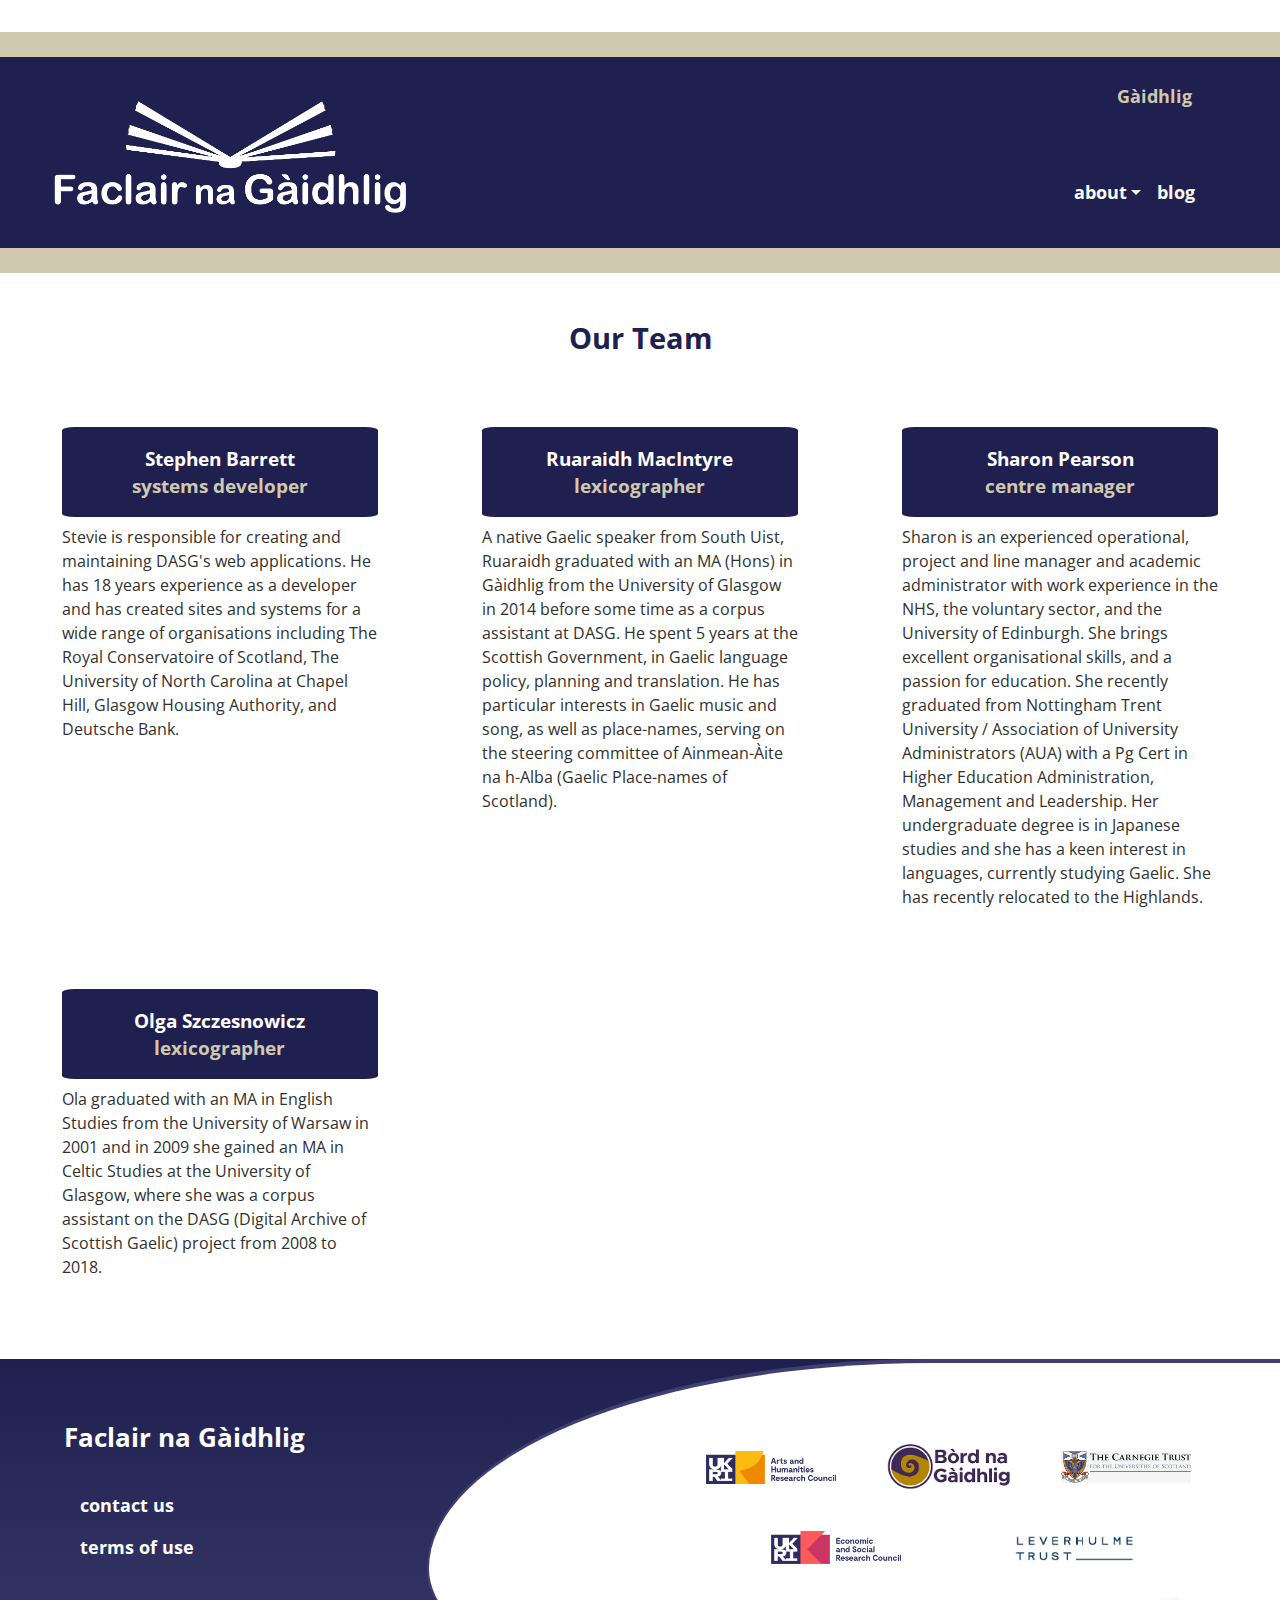
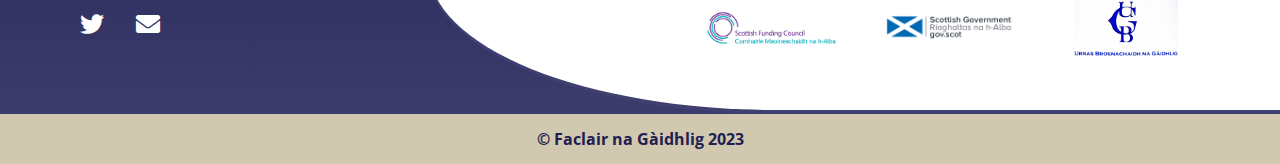
<file: team.html>
<!DOCTYPE html>
<html lang="en">
  <head>
    <meta charset="utf-8"/>
    <meta name="viewport" content="width=device-width, initial-scale=1">

    <title>Faclair na G&agrave;idhlig - Our Team</title>
    <meta name="author" content="Faclair na Gàidhlig project team">
    <meta name="description" content="Introduction to the team members for Faclair na Gàidhlig, a project to develop a historical dictionary of the Scottish Gaelic language">

    <link rel="stylesheet" href="https://fonts.googleapis.com/css?family=Source+Serif+Pro:r,b,i,bi&display=swap" media="all">
    <link rel="stylesheet" href="https://fonts.googleapis.com/css?family=Open+Sans:r,b,i,bi&display=swap" media="all">
    <link rel="stylesheet" href="assets/bootstrap/css/bootstrap.min.css">
    <link rel="stylesheet" href="assets/fontawesome/css/fontawesome.css">
    <link rel="stylesheet" href="assets/fontawesome/css/brands.css">
    <link rel="stylesheet" href="assets/fontawesome/css/solid.css">
    <link rel="stylesheet" href="assets/css/fnag-style.css">

    <!--[if lt IE 9]> <script src="http://html5shim.googlecode.com/svn/trunk/html5.js"></script> <![endif]-->
    <script src="assets/bootstrap/js/bootstrap.bundle.min.js"></script>
  </head>
  <body>
    <a href="#fnag-main-content" class="screen-reader-text">Skip to main page content</a>
    <header>
      <div class="container-fluid">
        <div class="row">
          <div id="fnag-branding" class="col-12 col-md-5">
            <a href="index.html"><img src="assets/images/faclair-na-gaidhlig-logo-white.png" width="1415" height="477" alt="Faclair na Gàidhlig  - Dictionary of the Scottish Gaelic Language" /></a>
          </div>
          <div id="fnag-navigation" class="col-12 col-md-7">
            <a href="#" class="fnag-language-toggle">G&agrave;idhlig</a>
            <nav class="navbar navbar-expand-md fnag-navbar" aria-label="Main Site Navigation Menu">
              <div class="container-fluid">
                <button class="navbar-toggler" type="button" data-bs-toggle="collapse" data-bs-target="#fnag-main-menu" aria-controls="fnag-main-menu" aria-expanded="false" aria-label="Toggle main navigation menu">
                  <span class="navbar-toggler-icon"></span>
                </button>
                <div id="fnag-main-menu" class="collapse navbar-collapse">
                  <ul class="navbar-nav justify-content-end">
                    <li class="nav-item dropdown">
                      <a class="nav-link dropdown-toggle" data-bs-toggle="dropdown" href="#">about</a>
                      <ul class="dropdown-menu">
                        <li class="dropdown-item"><a class="nav-link active" href="team.html" aria-current="page">our team</a></li>
                        <li class="dropdown-item"><a class="nav-link" href="#">our partners</a></li>
                      </ul>
                    </li>
                    <!--<li class="nav-item"><a class="nav-link" href="dictionary.html">samples</a></li>-->
                    <li class="nav-item"><a class="nav-link" href="blog.html">blog</a></li>
                  </ul>
                </div>
              </div>
            </nav>
          </div>
        </div>
      </div>
    </header>
    <main id="fnag-main-content">
      <div class="container-fluid">
        <div class="row">
          <div class="offset-0 col-12 offset-xxl-1 col-xxl-10">
            <div class="fnag-content-wrapper">
              <h1 class="fnag-page-title">Our Team</h1>
              <div class="row">
                <div class="offset-1 col-10 offset-md-0 col-md-6 offset-xl-0 col-xl-4">
                  <div class="card">
                    <!--<img src="assets/images/biopic-RMacIntyre.jpg" width="120" height="120" alt="Ruaraidh MacIntyre, trainee lexicographer for the Faclair na Gàidhlig project" class="card-img-top rounded-circle" />-->
                    <div class="card-body">
                      <h5 class="card-title">Stephen Barrett<br/><span class="fnag-role">systems developer</span></h5>
                      <p class="card-text">Stevie is responsible for creating and maintaining DASG's web applications. He has 18 years experience as a developer and has created sites and systems for a wide range of organisations including The Royal Conservatoire of Scotland, The University of North Carolina at Chapel Hill, Glasgow Housing Authority, and Deutsche Bank.</p>
                    </div>
                  </div>
                </div>
                <div class="offset-1 col-10 offset-md-0 col-md-6 offset-xl-0 col-xl-4">
                  <div class="card">
                    <!--<img src="assets/images/biopic-RMacIntyre.jpg" width="120" height="120" alt="Ruaraidh MacIntyre, trainee lexicographer for the Faclair na Gàidhlig project" class="card-img-top rounded-circle" />-->
                    <div class="card-body">
                      <h5 class="card-title">Ruaraidh MacIntyre<br/><span class="fnag-role">lexicographer</span></h5>
                      <p class="card-text">A native Gaelic speaker from South Uist, Ruaraidh graduated with an MA (Hons) in G&agrave;idhlig from the University of Glasgow in 2014 before some time as a corpus assistant at DASG. He spent 5 years at the Scottish Government, in Gaelic language policy, planning and translation. He has particular interests in Gaelic music and song, as well as place-names, serving on the steering committee of Ainmean-&Agrave;ite na h-Alba (Gaelic Place-names of Scotland).</p>
                    </div>
                  </div>
                </div>
                <div class="offset-1 col-10 offset-md-0 col-md-6 offset-xl-0 col-xl-4">
                  <div class="card">
                    <!--<img src="assets/images/biopic-SPearson.jpg" width="120" height="120" alt="Sharon Pearson, project manager for the Faclair na Gàidhlig project" class="card-img-top rounded-circle" />-->
                    <div class="card-body">
                      <h5 class="card-title">Sharon Pearson<br/><span class="fnag-role">centre manager</span></h5>
                      <p class="card-text">Sharon is an experienced operational, project and line manager and academic administrator with work experience in the NHS, the voluntary sector, and the University of Edinburgh.  She brings excellent organisational skills, and a passion for education.  She recently graduated from Nottingham Trent University / Association of University Administrators (AUA) with a Pg Cert in Higher Education Administration, Management and Leadership.  Her undergraduate degree is in Japanese studies and she has a keen interest in languages, currently studying Gaelic. She has recently relocated to the Highlands.</p>
                    </div>
                  </div>
                </div>
                <div class="offset-1 col-10 offset-md-0 col-md-6 offset-xl-0 col-xl-4">
                  <div class="card">
                    <!--<img src="assets/images/biopic-OSzczesnowicz.jpg" width="120" height="120" alt="Olga Szczesnowicz, trainee lexicographer for the Faclair na Gàidhlig project" class="card-img-top rounded-circle" />-->
                    <div class="card-body">
                      <h5 class="card-title">Olga Szczesnowicz<br/><span class="fnag-role">lexicographer</span></h5>
                      <p class="card-text">Ola graduated with an MA in English Studies from the University of Warsaw in 2001 and in 2009 she gained an MA in Celtic Studies at the University of Glasgow, where she was a corpus assistant on the DASG (Digital Archive of Scottish Gaelic) project from 2008 to 2018.</p>
                    </div>
                  </div>
                </div>
                <!--
                <div class="offset-1 col-10 offset-md-0 col-md-6 offset-xl-0 col-xl-4">
                  <div class="card">
                    <img src="assets/images/biopic-LPike.jpg" width="120" height="120" alt="Lorna Pike, director of lexicography for the Faclair na Gàidhlig project" class="card-img-top rounded-circle" />
                    <div class="card-body">
                      <h5 class="card-title">Lorna Pike<br/><span class="fnag-role">Director of Lexicography</span></h5>
                      <p class="card-text">Lorna is an experienced historical lexicographer and former member of the editorial team which completed the Dictionary of the Older Scottish Tongue (1931-2002). Her first post in lexicography was as an editor of the Concise Scots Dictionary (1985). She has also worked part-time as a Senior Editor for Scottish Language Dictionaries Ltd and part-time as Research Officer for the Feasibility Study for an Institute for the Languages of Scotland. She is the full-time lexicographer working on the editorial foundation for the dictionary.</p>
                    </div>
                  </div>
                </div>
                <div class="offset-1 col-10 offset-md-0 col-md-6 offset-xl-0 col-xl-4">
                  <div class="card">
                    <img src="assets/images/biopic-SArbuthnot.jpg" width="120" height="120" alt="Sharon Arbuthnot, trainee lexicographer for the Faclair na Gàidhlig project" class="card-img-top rounded-circle" />
                    <div class="card-body">
                      <h5 class="card-title">Sharon Arbuthnot<br/><span class="fnag-role">Trainee Lexicographer</span></h5>
                      <p class="card-text">Sharon graduated from the University of Aberdeen with an MA (Hons) in Gàidhlig and carried out doctoral work at the same university. For the past decade, she has been employed mainly as a researcher and editor on the electronic Dictionary of the Irish Language (eDIL). She has particular research interests in medieval glossaries, manuscripts and the language of medicine.</p>
                    </div>
                  </div>
                </div>
                <div class="offset-1 col-10 offset-md-0 col-md-6 offset-xl-0 col-xl-4">
                  <div class="card">
                    <img src="assets/images/biopic-ACampbell.jpg" width="120" height="120" alt="Alasdair Campbell, trainee lexicographer for the Faclair na Gàidhlig project" class="card-img-top rounded-circle" />
                    <div class="card-body">
                      <h5 class="card-title">Alasdair Campbell<br/><span class="fnag-role">Trainee Lexicographer</span></h5>
                      <p class="card-text">Alasdair graduated with an MA (hons) in Celtic and Classics from the University of Edinburgh in 2000. He worked as a journalist for the West Highland Free Press for a number of years before becoming a freelance journalist and translator in 2005. As a translator, he was involved in translating a wide range of materials into Gaelic for various public bodies, and as a journalist he was one of the main contributors to the Scotsman’s Gaelic page.</p>
                    </div>
                  </div>
                </div>
                <div class="offset-1 col-10 offset-md-0 col-md-6 offset-xl-0 col-xl-4">
                  <div class="card">
                    <img src="assets/images/biopic-MMaher.jpg" width="120" height="120" alt="Martina Maher, manuscript researcher for the Faclair na Gàidhlig project" class="card-img-top rounded-circle" />
                    <div class="card-body">
                      <h5 class="card-title">Martina Maher<br/><span class="fnag-role">Manuscript Researcher</span></h5>
                      <p class="card-text">Martina has a PhD in Celtic Studies from the University of Glasgow. Her main research interests lie in medieval and early modern Gaelic literature, particularly that of the Finn Cycle, in textual criticism and editions of manuscript texts. Alongside Dr Eystein Thanisch, she is a manuscript researcher for Faclair na G&agrave;idhlig</p>
                    </div>
                  </div>
                </div>
                <div class="offset-1 col-10 offset-md-0 col-md-6 offset-xl-0 col-xl-4">
                  <div class="card">
                    <img src="assets/images/biopic-EThanisch.jpg" width="120" height="120" alt="Eystein Thanisch, manuscript researcher for the Faclair na Gàidhlig project" class="card-img-top rounded-circle" />
                    <div class="card-body">
                      <h5 class="card-title">Eystein Thanisch<br/><span class="fnag-role">Manuscript Researcher</span></h5>
                      <p class="card-text">Eystein graduated with a PhD from the University of Edinburgh in 2015. He has research interests in medieval manuscript literature, in particular, in the making of scholarly authority in historiography. Recently, he has developed a strong interest in the study of medicine in the medieval G&agrave;idhealtachd and in the Beatons. Alongside Martina Maher, he is a manuscript researcher for the dictionary.</p>
                    </div>
                  </div>
                </div>
                <div class="offset-1 col-10 offset-md-0 col-md-6 offset-xl-0 col-xl-4">
                  <div class="card">
                    <img src="assets/images/biopic-MMcConville.jpg" width="120" height="120" alt="Mark McConville, systems consultant for the Faclair na Gàidhlig project" class="card-img-top rounded-circle" />
                    <div class="card-body">
                      <h5 class="card-title">Mark McConville<br/><span class="fnag-role">Systems Consultant</span></h5>
                      <p class="card-text">Mark is a computational linguist, who graduated with a PhD from Edinburgh University’s School of Informatics in 2006. He was Glasgow University’s Soillse research fellow from 2010 to 2015 and is now project manager on the DASG project (Digital Archive of Scottish Gaelic), and is involved in the LEACAG project (<a href="https://dasg.ac.uk/leacag" target="_blank">https://dasg.ac.uk/leacag</a>).</p>
                    </div>
                  </div>
                </div>
                <div class="offset-1 col-10 offset-md-0 col-md-6 offset-xl-0 col-xl-4">
                  <div class="card">
                    <img src="assets/images/biopic-MDareau.jpg" width="120" height="120" alt="Marace Dareau, editorial consultant for the Faclair na Gàidhlig project" class="card-img-top rounded-circle" />
                    <div class="card-body">
                      <h5 class="card-title">Marace Dareau<br/><span class="fnag-role">Editorial Consultant</span></h5>
                      <p class="card-text">Marace was Editorial Director of the Dictionary of the Older Scottish Tongue (1931-2002) and an editor of the Concise Scots Dictionary (1985). She was Principal Editor of Scottish Language Dictionaries Ltd until 2014. She also edited the glossary of the Edinburgh Encyclopaedia of English Language and Linguistics (1994). She is Lexicographical Consultant for the dictionary.</p>
                    </div>
                  </div>
                </div>
                <div class="offset-1 col-10 offset-md-0 col-md-6 offset-xl-0 col-xl-4">
                  <div class="card">
                    <img src="assets/images/biopic-WGillies.jpg" width="120" height="120" alt="William Gillies, language consultant for the Faclair na Gàidhlig project" class="card-img-top rounded-circle" />
                    <div class="card-body">
                      <h5 class="card-title">William Gillies<br/><span class="fnag-role">Language Consultant</span></h5>
                      <p class="card-text">Honorary Professorial Research Fellow at the University of Edinburgh. William has extensive research interests, including the Gaelic of the Middle Ages, the Book of the Dean of Lismore, and the Books of Clanranald, of which he is completing a major edition. His contribution to Gaelic dialectology is most evident in his role in the successful completion and publication of the Survey of the Gaelic Dialects of Scotland (1994-7). As Project Manager from 1994-2001, he led the Dictionary of the Older Scottish Tongue project to its successful conclusion.</p>
                    </div>
                  </div>
                </div>
                -->
              </div>
            </div>
          </div>
        </div>
      </div>
    </main>
    <footer>
      <div class="container-fluid">
        <div class="row">
          <div id="fnag-site-info" class="col-12 col-md-4">
            <h3>Faclair na G&agrave;idhlig</h3>
            <nav class="nav justify-content-center justify-content-md-start fnag-nav" aria-label="Site Information Menu">
              <ul class="nav flex-column">
                 <li class="nav-item"><a class="nav-link" href="contact.html">contact us</a></li>
                 <li class="nav-item"><a class="nav-link" href="terms-of-use.html">terms of use</a></li>
              </ul>
            </nav>
            <nav class="nav justify-content-center justify-content-md-start fnag-nav fnag-social-media-links" aria-label="Social Media Links">
              <ul class="nav">
                 <!--<li class="nav-item"><a class="nav-link" href="#"><span class="fab fa-facebook" aria-hidden="true" role="image"></span><span class="screen-reader-text"> Facebook</span></a></li>-->
                 <li class="nav-item"><a class="nav-link" href="https://twitter.com/faclairgaidhlig/" target="_blank"><span class="fab fa-twitter" aria-hidden="true" role="image"></span><span class="screen-reader-text">Twitter</span></a></li>
                 <li class="nav-item"><a class="nav-link" href="#"><span class="fas fa-envelope" aria-hidden="true" role="image"></span><span class="screen-reader-text">Send email</span></a></li>
              </ul>
            </nav>
          </div>
          <div id="fnag-partners" class="col-12 col-md-8">
            <div class="fnag-logo-group">
              <a href="https://ahrc.ukri.org" target="_blank"><img src="assets/images/UKRI_AHR_Council-Logo_Horiz-RGB.png" width="1881" height="477" alt="Arts and Humanities Research Council" /></a>
              <a href="https://www.gaidhlig.scot/" target="_blank"><img src="assets/images/bord_na_gaidhlig_logo.png" width="354" height="153" alt="Bòrd na Gàidhlig" /></a>
              <a href="https://www.carnegie-trust.org" target="_blank"><img src="assets/images/carnegie_trust_logo.png" width="498" height="123" alt="The Carnegie Trust for the Universities of Scotland" /></a>
              <a href="https://esrc.ukri.org" target="_blank"><img src="assets/images/ESRC_logo.png" width="1887" height="480" alt="Economic and Social Research Council" class="fnag-offset" /></a>
              <a href="https://www.leverhulme.ac.uk" target="_blank"><img src="assets/images/Leverhulme_Trust_RGB_blue.png" width="317" height="110" alt="The Leverhulme Trust" class="fnag-offset" /></a>
              <a href="https://www.sfc.ac.uk" target="_blank"><img src="assets/images/sfc-logo.png" width="330" height="125" alt="Scottish Funding Council - Comhairle Maoineachaidh na h-Alba"/></a>
              <a href="https://www.gov.scot" target="_blank"><img src="assets/images/275px-Scottish_Government_Logo.svg.png" width="275" height="56" alt="The Scottish Government - Riaghaltas na h-Alba" /></a>
              <a href="https://glpt.org.uk" target="_blank"><img src="assets/images/ubg.png" width="143" height="80" alt="Urras Brosnachaidh na Gàidhlig - The Gaelic Language Promotion Trust" /></a>
            </div>
          </div>
          <div id="fnag-copyright" class="col-12">
            <p>&copy; Faclair na G&agrave;idhlig 2023</p>
          </div>
        </div>
      </div>
    </footer>
  </body>
</html>
</file>
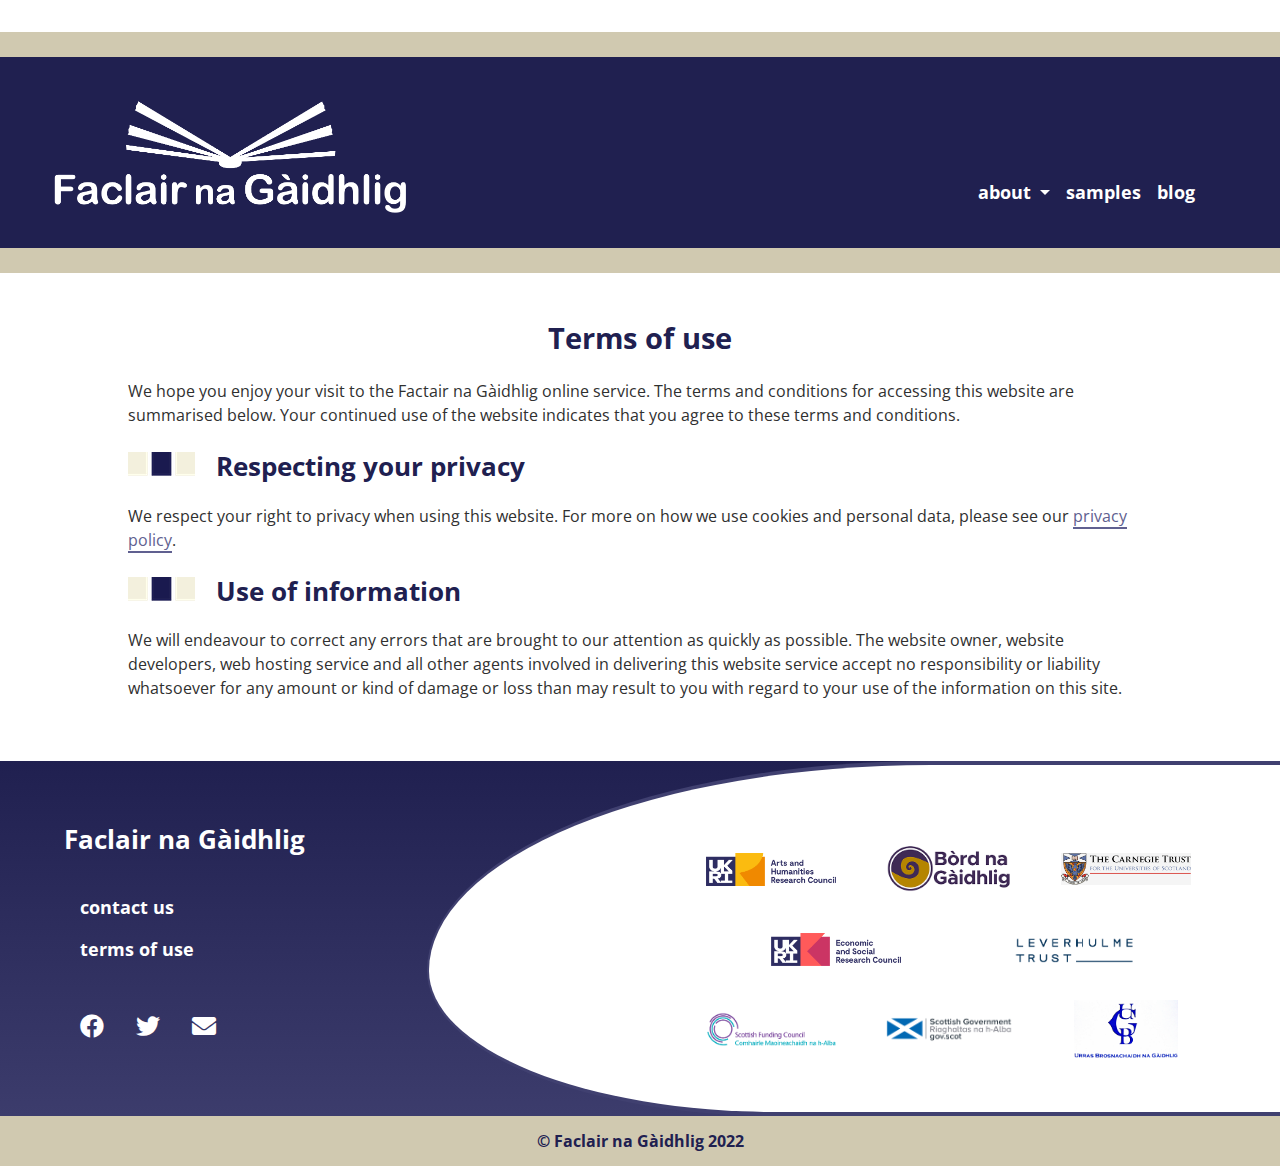
<file: terms-of-use.html>
<!DOCTYPE html>
<html lang="en">
  <head>
    <meta charset="utf-8"/>
    <meta name="viewport" content="width=device-width, initial-scale=1">

    <title>Faclair na G&agrave;idhlig - Terms of Use</title>
    <meta name="author" content="Faclair na Gàidhlig project team">
    <meta name="description" content="Notices page for the Faclair na Gàidhlig project presenting a summary of the terms and conditions for using the historical dictionary of the Scottish Gaelic language">

    <link rel="stylesheet" href="https://fonts.googleapis.com/css?family=Source+Serif+Pro:r,b,i,bi&display=swap" media="all">
    <link rel="stylesheet" href="https://fonts.googleapis.com/css?family=Open+Sans:r,b,i,bi&display=swap" media="all">
    <link rel="stylesheet" href="assets/bootstrap/css/bootstrap.min.css">
    <link rel="stylesheet" href="assets/fontawesome/css/fontawesome.css">
    <link rel="stylesheet" href="assets/fontawesome/css/brands.css">
    <link rel="stylesheet" href="assets/fontawesome/css/solid.css">
    <link rel="stylesheet" href="assets/css/fnag-style.css">

    <!--[if lt IE 9]> <script src="http://html5shim.googlecode.com/svn/trunk/html5.js"></script> <![endif]-->
    <script src="assets/bootstrap/js/bootstrap.bundle.min.js"></script>
  </head>
  <body>
    <a href="#fnag-main-content" class="screen-reader-text">Skip to main page content</a>
    <header>
      <div class="container-fluid">
        <div class="row">
          <div id="fnag-branding" class="col-12 col-md-5">
            <a href="index.html"><img src="assets/images/faclair-na-gaidhlig-logo-white.png" width="1415" height="477" alt="Faclair na Gàidhlig  - Dictionary of the Scottish Gaelic Language" /></a>
          </div>
          <div id="fnag-navigation" class="col-12 col-md-7">
            <nav class="navbar navbar-expand-md fnag-navbar" aria-label="Main Site Navigation Menu">
              <div class="container-fluid">
                <button class="navbar-toggler" type="button" data-bs-toggle="collapse" data-bs-target="#fnag-main-menu" aria-controls="fnag-main-menu" aria-expanded="false" aria-label="Toggle main navigation menu">
                  <span class="navbar-toggler-icon"></span>
                </button>
                <div id="fnag-main-menu" class="collapse navbar-collapse">
                  <ul class="navbar-nav justify-content-end">
                    <li class="nav-item dropdown">
                      <a class="nav-link dropdown-toggle" data-bs-toggle="dropdown" href="#">about </a>
                      <ul class="dropdown-menu">
                        <li class="dropdown-item"><a class="nav-link" href="team.html">our team</a></li>
                        <li class="dropdown-item"><a class="nav-link" href="#">our partners</a></li>
                      </ul>
                    </li>
                    <li class="nav-item"><a class="nav-link" href="dictionary.html">samples</a></li>
                    <li class="nav-item"><a class="nav-link" href="blog.html">blog</a></li>
                  </ul>
                </div>
              </div>
            </nav>
          </div>
        </div>
      </div>
    </header>
    <main id="fnag-main-content">
      <div class="container-fluid">
        <div class="row">
          <div class="col-12 offset-lg-1 col-lg-10 offset-xxl-2 col-xxl-8">
            <div class="fnag-content-wrapper">
              <h1 class="fnag-page-title">Terms of use</h1>
              <p>We hope you enjoy your visit to the Factair na G&agrave;idhlig online service. The terms and conditions for accessing this website are summarised below. Your continued use of the website indicates that you agree to these terms and conditions.</p>
              <h3 class="fnag-title fnag-highlight">Respecting your privacy</h3>
              <p>We respect your right to privacy when using this website. For more on how we use cookies and personal data, please see our <a href="privacy-policy.html">privacy policy</a>.</p>
              <h3 class="fnag-title fnag-highlight">Use of information</h3>
              <p>We will endeavour to correct any errors that are brought to our attention as quickly as possible. The website owner, website developers, web hosting service and all other agents involved in delivering this website service accept no responsibility or liability whatsoever for any amount or kind of damage or loss than may result to you with regard to your use of the information on this site.</p>
            </div>
          </div>
        </div>
      </div>
    </main>
    <footer>
      <div class="container-fluid">
        <div class="row">
          <div id="fnag-site-info" class="col-12 col-md-4">
            <h3>Faclair na G&agrave;idhlig</h3>
            <nav class="nav justify-content-center justify-content-md-start fnag-nav" aria-label="Site Information Menu">
              <ul class="nav flex-column">
                 <li class="nav-item"><a class="nav-link" href="contact.html">contact us</a></li>
                 <li class="nav-item"><a class="nav-link" href="terms-of-use.html">terms of use</a></li>
              </ul>
            </nav>
            <nav class="nav justify-content-center justify-content-md-start fnag-nav fnag-social-media-links" aria-label="Social Media Links">
              <ul class="nav">
                 <li class="nav-item"><a class="nav-link" href="#"><span class="fab fa-facebook aria-hidden="true" role="image""></span><span class="screen-reader-text"> Facebook</span></a></li>
                 <li class="nav-item"><a class="nav-link" href="https://twitter.com/faclairgaidhlig/" target="_blank"><span class="fab fa-twitter" aria-hidden="true" role="image"></span><span class="screen-reader-text">Twitter</span></a></li>
                 <li class="nav-item"><a class="nav-link" href="#"><span class="fas fa-envelope aria-hidden="true" role="image"></span><span class="screen-reader-text">Send email</span></a></li>
              </ul>
            </nav>
          </div>
          <div id="fnag-partners" class="col-12 col-md-8">
            <div class="fnag-logo-group">
              <a href="https://ahrc.ukri.org" target="_blank"><img src="assets/images/UKRI_AHR_Council-Logo_Horiz-RGB.png" width="1881" height="477" alt="Arts and Humanities Research Council" /></a>
              <a href="https://www.gaidhlig.scot/" target="_blank"><img src="assets/images/bord_na_gaidhlig_logo.png" width="354" height="153" alt="Bòrd na Gàidhlig" /></a>
              <a href="https://www.carnegie-trust.org" target="_blank"><img src="assets/images/carnegie_trust_logo.png" width="498" height="123" alt="The Carnegie Trust for the Universities of Scotland" /></a>
              <a href="https://esrc.ukri.org" target="_blank"><img src="assets/images/ESRC_logo.png" width="1887" height="480" alt="Economic and Social Research Council" class="fnag-offset" /></a>
              <a href="https://www.leverhulme.ac.uk" target="_blank"><img src="assets/images/Leverhulme_Trust_RGB_blue.png" width="317" height="110" alt="The Leverhulme Trust" class="fnag-offset" /></a>
              <a href="https://www.sfc.ac.uk" target="_blank"><img src="assets/images/sfc-logo.png" width="330" height="125" alt="Scottish Funding Council - Comhairle Maoineachaidh na h-Alba"/></a>
              <a href="https://www.gov.scot" target="_blank"><img src="assets/images/275px-Scottish_Government_Logo.svg.png" width="275" height="56" alt="The Scottish Government - Riaghaltas na h-Alba" /></a>
              <a href="https://glpt.org.uk" target="_blank"><img src="assets/images/ubg.png" width="143" height="80" alt="Urras Brosnachaidh na Gàidhlig - The Gaelic Language Promotion Trust" /></a>
            </div>
          </div>
          <div id="fnag-copyright" class="col-12">
            <p>&copy; Faclair na G&agrave;idhlig 2022</p>
          </div>
        </div>
      </div>
    </footer>
  </body>
</html>
</file>
<file: assets/css/fnag-style.css>
/*                                                                                                                                                                                                                                                                                                                                                                                                                                                                                                                                                                                                                                                                                                                                                                                                                                                                                                                              
Description: Main stylesheet for Faclair na Gàidhlig web pages
             This styling uses the blue tone from the old project logo.
Author: Faclair na Gàidhlig project team, University of Glasgow
Version: 0.1
Date: 23 March 2022
*/


/*
Colour Scheme:

Faclair na Gàidhlig project black - #303030 (48, 48, 48)
Faclair na Gàidhlig project old logo blue - #006490 (0, 100, 144)
Faclair na Gàidhlig project blue - #202050 (32, 32, 80)
Faclair na Gàidhlig project light blue - #404070 (64, 64, 112)
Faclair na Gàidhlig project lighter blue - #606090 (96, 96, 144)
Faclair na Gàidhlig project paper - #e0d9c0 (224, 217, 192)
Faclair na Gàidhlig project dark paper - #d0c9b0 (208, 201, 176)
Faclair na Gàidhlig project gold - #d9c030 (217, 192, 48)
Faclair na Gàidhlig project light gold - #f0e6b0 (240, 214, 176)
Faclair na Gàidhlig project text grey - #303030 (48, 48, 48)
*/


/* --- File Contents ---

0.0 Accessibility Support
1.0 Default Font
2.0 Text
3.0 Header
4.0 Footer
5.0 Navigation
6.0 Containers
7.0 Tabs
8.0 Cards
9.0 Images
10.0 Dictionary
11.0 Blog
12.0 Tooltips

*/


/* --- 0.0 Accessibility Support --- */

:focus {
    outline: solid 1px #303030;
}

.screen-reader-text {
    clip: rect(1px, 1px, 1px, 1px);
    height: 1px;
    overflow: hidden;
    position: absolute;
    white-space: nowrap;
    width: 1px;
}

.screen-reader-text:focus {
    clip: auto;
    height: auto;
    overflow: auto;
    position: absolute;
    width: auto;
}


/* --- 1.0 Default Font --- */

body {
    color: #303030;
    font-family: "Open Sans", helvetica, arial, sans-serif;
    font-weight: normal;
    font-size: 16px;
}


/* --- 2.0 Text --- */

.fnag-draft-only {
    display: none;
}

a:link,
a:visited {
    color: #606090;
    text-decoration: none;
    -webkit-box-shadow: inset 0 0 0 rgba(96, 96, 144, 0), 0 2px 0 rgba(96, 96, 144, 1);
    -moz-box-shadow: inset 0 0 0 rgba(96, 96, 144, 0), 0 2px 0 rgba(96, 96, 144, 1);
    box-shadow: inset 0 0 0 rgba(896, 96, 144, 0), 0 2px 0 rgba(96, 96, 144, 1);
}

a:hover,
a:active {
    color: #303030;
    text-decoration: none;
    -webkit-box-shadow: inset 0 0 0 rgba(48, 48, 48, 0), 0 3px 0 rgba(48, 48, 48, 1);
    -moz-box-shadow: inset 0 0 0 rgba(48, 48, 48, 0), 0 3px 0 rgba(48, 48, 48, 1);
    box-shadow: inset 0 0 0 rgba(48, 48, 48, 0), 0 3px 0 rgba(48, 48, 48, 1);
}

h1,
h2,
h3,
h4,
h5,
h6,
h7,
.fnag-title {
    margin-bottom: 0.8em;
    font-weight: bold;
}

h1 {
    font-size: 1.8rem;
}

h2 {
    font-size: 1.7rem;
}

h3 {
    font-size: 1.6rem;
}

h4 {
    font-size: 1.4rem;
}

h5, h6, h7 {
    font-size: 1.2rem;
}

p + h1,
p + h2,
p + h3,
p + h4,
p + h5,
p + h6,
p + h7 {
    margin-top: 1.0em;
}

h1.fnag-title:before,
h2.fnag-title:before,
h3.fnag-title:before,
h4.fnag-title:before,
h5.fnag-title:before,
h6.fnag-title:before,
h7.fnag-title:before {
    display: inline-block;
    content: url(../images/fnag-bullets-2.png);
    padding-right: 0.8em;
    word-wrap: break-word;
}

h1 span.fas,
h1 span.fab,
h2 span.fas,
h2 span.fab,
h3 span.fas,
h3 span.fab,
h4 span.fas,
h4 span.fab,
h5 span.fas,
h5 span.fab,
h6 span.fas,
h6 span.fab,
h7 span.fas,
h7 span.fab {
    display: inline-block;
    padding-left: 1.0em;
    padding-right: 1.0em;
    font-size: 0.8em;
}

p {
    margin-bottom: 0.8em;
}

.fnag-highlight {
    color: #202050;
    font-weight: bold;
}

p.fnag-highlight {
    color: #303030;
    margin-top: 2.0em;
    margin-bottom: 2.0em;
    padding-top: 1.5em;
    border-top: solid 1px #202050;
    font-weight: bold;
}

p.fnag-highlight + p {
    padding-top: 1.5em;
    border-top: solid 1px #202050;
}

.fnag-page-title {
    color: #202050;
    text-align: center;
    font-weight: bold;
}

h1 a,
h2 a,
h3 a,
h4 a,
h5 a,
h6 a,
h7 a {
    text-decoration: none;
    -webkit-box-shadow: none;
    -moz-box-shadow: none;
    box-shadow: none;
}

a.fnag-toggle {
    text-decoration: none;
    -webkit-box-shadow: none;
    -moz-box-shadow: none;
    box-shadow: none;
}

.fnag-toggle:link,
.fnag-toggle:visited, {
    color: #202050;
    font-weight: bold;
}

.fnag-toggle:hover,
.fnag-toggle:active {
    color: #d0c9b0;
    font-weight: bold;
}

.fnag-title .fnag-toggle:link,
.fnag-title .fnag-toggle:visited,
.fnag-toggle:link .fnag-title,
.fnag-toggle:visited .fnag-title {
    color: #202050;
    font-weight: bold;
}

.fnag-title .fnag-toggle:hover,
.fnag-title .fnag-toggle:active,
.fnag-toggle:hover .fnag-title,
.fnag-toggle:active .fnag-title {
    color: #d0c9b0;
    font-weight: bold;
}

mark {
    background-color: #d0c9b0;
    color: #000000;
    padding: 0.05em;
}


/* --- 3.0 Header --- */

header {
    background: linear-gradient(to bottom, rgba(64, 64, 112, 1), rgba(32, 32, 80, 1));
    background: #202050;
    color: #ffffff;
    margin-top: 2.0rem;
    border-top: solid 1.6rem #d0c9b0;
    border-bottom: solid 1.6rem #d0c9b0;
}

header a:link,
header a:visited {
    color: #ffffff;
    text-decoration: none;
    -webkit-box-shadow: none;
    -moz-box-shadow: none;
    box-shadow: none;
}

header a:hover,
header a:active {
    color: #d0c9b0;
    text-decoration: none;
    -webkit-box-shadow: none;
    -moz-box-shadow: none;
    box-shadow: none;
}

#fnag-branding {
    background-color: transparent;
    padding: 2%;
}

#fnag-branding img {
    width: 75%;
    margin-left: 5%;
    vertical-align: middle;
    height: 140px;
    object-fit: contain;
}

.fnag-homepage #fnag-branding img {
    height: 160px;
}

#fnag-navigation {
    background: inherit;
    position: relative;
}

#fnag-navigation .fnag-language-toggle {
    position: absolute;
    top: 1.5em;
    right: 5.0em;
    font-size: 1.1rem;
    font-weight: bold;
}

#fnag-navigation .fnag-language-toggle:link,
#fnag-navigation .fnag-language-toggle:visited {
    color: #d0c9b0;
    font-weight: bold;
    text-decoration: none;
    -webkit-box-shadow: none;
    -moz-box-shadow: none;
    box-shadow: none;
}

#fnag-navigation .fnag-language-toggle:hover,
#fnag-navigation .fnag-language-toggle:active {
    color: #ffffff;
    text-decoration: none;
    -webkit-box-shadow: none;
    -moz-box-shadow: none;
    box-shadow: none;
}

#fnag-navigation nav {
    position: absolute;
    bottom: 1.5em;
    right: 3.0em;
    font-size: 1.1rem;
}

@media screen and (max-width: 767px) {
    header {
        border: none;
    }

    #fnag-branding {
        background: #202050;
        background: linear-gradient(to bottom, rgba(64, 64, 112, 1), rgba(32, 32, 80, 1));
        border-right: none;
        border-top: solid 2.0rem #d0c9b0;
        border-bottom: solid 2.0rem #d0c9b0;
        border-top-right-radius: 0%;
        border-bottom-right-radius: 0%;
    }

    #fnag-branding img {
        width: 70%;
        margin-left: 15%;
        margin-top: 40px;
        margin-bottom: 40px;
        height: 120px;
        object-fit: contain;
    }

    #fnag-navigation {
        background: #202050;
        background: linear-gradient(to bottom, rgba(32, 32, 80, 1), rgba(64, 64, 112, 1));
        position: static;
        padding-top: 10px;
        padding-bottom: 10px;
        border-top: solid 2.0rem #ffffff;
    }

    #fnag-navigation .fnag-language-toggle {
        position: absolute;
        top: 0.5em;
        right: 2.0em;
        text-transform: uppercase;
    }

    #fnag-navigation .fnag-language-toggle:link,
    #fnag-navigation .fnag-language-toggle:visited {
        color: #202050;
        font-weight: normal;
    }

    #fnag-navigation .fnag-language-toggle:hover,
    #fnag-navigation .fnag-language-toggle:active {
        color: #d0c9b0;
    }

    #fnag-navigation nav {
        position: static;
        font-size: 1.2rem;
    }

    #fnag-navigation .navbar-toggler {
        margin-left: calc(50% - 1.5rem);
    }

    .fnag-homepage #fnag-branding img {
        width: 80%;
        height: auto;
        margin-left: 10%;
        margin-top: 60px;
        margin-bottom: 60px;
        height: 140px;
        object-fit: contain;
    }

    .fnag-homepage #fnag-navigation .fnag-language-toggle {
        position: absolute;
        top: 0.4em;
        right: 2.0em;
        font-size: 1.0rem;
        font-weight: bold;
    }
}

@media screen and (min-width: 1400px) {
    #fnag-branding img {
        width: 75%;
        margin-left: 5%;
        vertical-align: middle;
        height: calc(15vw);
        object-fit: contain;
    }
}

@media screen and (min-width: 1400px) and (max-width: 1799px) {
    #fnag-navigation .fnag-language-toggle {
        position: absolute;
        top: 1.5em;
        right: 4.0em;
        font-size: 1.2rem;
    }
}

@media screen and (min-width: 1800px) {
    #fnag-navigation .fnag-language-toggle {
        position: absolute;
        top: 1.5em;
        right: 3.5em;
        font-size: 1.4rem;
    }
}


/* --- 4.0 Footer --- */

footer {
    background: #202050;
    background: linear-gradient(to bottom, rgba(32, 32, 80, 1), rgba(64, 64, 112, 1));
    color: #ffffff;
}

footer a:link,
footer a:visited {
    color: #ffffff;
    text-decoration: none;
    -webkit-box-shadow: none;
    -moz-box-shadow: none;
    box-shadow: none;
}

footer a:hover,
footer a:active {
    color: #d0c9b0;
    text-decoration: none;
    -webkit-box-shadow: none;
    -moz-box-shadow: none;
    box-shadow: none;
}

#fnag-site-info {
    padding: 5%;
}

#fnag-site-info nav {
    margin-top: 10%;
    font-size: 1.1rem;
}

#fnag-site-info nav.fnag-social-media-links {
    font-size: 1.5rem;
}

#fnag-partners {
    padding: 5% 5% 0 5%;
    background-color: #ffffff;
    border-top: solid 4px #404070;
    border-bottom: solid 4px #404070;
    border-left: solid 2px #404070;
    border-top-left-radius: 85%;
    border-bottom-left-radius: 25%;
    border-top-left-radius: 65%;
    border-bottom-left-radius: 45%;
}

#fnag-partners div {
    width: 75%;
    float: right;
}

#fnag-partners img {
    width: 28%;
    height: 80px;
    margin-left: 4%;
    margin-right: 0%;
    padding: 2%;
    object-fit: contain;
}

#fnag-partners img.fnag-offset {
    margin-left: 16%;
    margin-right: 0%;
}

@media screen and (max-width: 767px) {
    footer {
        padding-top: 0;
    }

    #fnag-site-info {
        background: #202050;
        background: linear-gradient(to bottom, rgba(32, 32, 80, 1), rgba(64, 64, 112, 1));
        padding: 15% 0;
        text-align: center;
    }

    #fnag-site-info > nav {
        width: 60%;
        margin-left: 20%;
        margin-top: 15%;
    }

    #fnag-partners {
        padding: 5%;
        background-color: #ffffff;
        border-top: none;
        border-bottom: none;
        border-left: none;
        border-top-left-radius: 0%;
        border-bottom-left-radius: 0%;
    }

    #fnag-partners .fnag-logo-group {
        width: 100%;
        float: left;
    }

    #fnag-partners img,
    #fnag-partners img.fnag-offset {
        width: 60%;
        padding: 0;
        margin-left: 20%;
        margin-top: 30px;
        margin-bottom: 30px;
    }
}

#fnag-copyright {
    background-color: #d0c9b0;
    color: #202050;
    order-top: solid 10px #ffffff;
    padding-top: 0.8em;
    padding-bottom: 0;
    font-weight: bold;
    text-align: center;
}

#fnag-copyright p {
    font-weight: bold;
}


/* --- 5.0 Navigation --- */

.fnag-nav,
.fnag-navbar {
    font-size: 1.0rem;
}

.fnag-navbar .navbar-brand {
    color: #ffffff;
}

.fnag-navbar .navbar-brand:hover,
.fnag-navbar .navbar-brand:focus {
    color: #ffffff;
}

.fnag-nav .nav-link,
.fnag-navbar .navbar-nav .nav-link {
    color: rgba(255, 255, 255, 1.0);
    font-weight: bold;
}

.fnag-nav .nav-link:hover,
.fnag-nav .nav-link:focus,
.fnag-navbar .navbar-nav .nav-link:hover,
.fnag-navbar .navbar-nav .nav-link:focus {
    color: rgba(224, 217, 192, 1.0);
}

.fnag-nav .nav-link.disabled,
.fnag-navbar .navbar-nav .nav-link.disabled {
    color: rgba(255, 255, 255, 0.35);
}

.fnag-nav .nav-link.active,
.fnag-navbar .navbar-nav .nav-link.active,
.fnag-nav .show > .nav-link,
.fnag-navbar .navbar-nav .show > .nav-link {
    color: rgba(255, 255, 255, 1.0);
}

.fnag-navbar .navbar-toggler {
    color: rgba(255, 255, 255, 0.9);
    border-color: rgba(255, 255, 255, 0.8);
    border-width: 2px;
    margin-bottom: 0.6rem;
}

.fnag-navbar .navbar-toggler:hover,
.fnag-navbar .navbar-toggler:focus {
    color: rgba(224, 217, 192, 0.9);
    border-color: rgba(224, 217, 192, 0.8);
    border-width: 2px;
    margin-bottom: 0.6rem;
}

.fnag-navbar .navbar-toggler-icon {
    background-image: url("data:image/svg+xml,%3csvg xmlns='http://www.w3.org/2000/svg' viewBox='0 0 30 30'%3e%3cpath stroke='rgba%28255, 255, 255, 0.9%29' stroke-linecap='round' stroke-miterlimit='10' stroke-width='3' d='M4 7h22M4 15h22M4 23h22'/%3e%3c/svg%3e");
}

.fnag-navbar .navbar-toggler:hover .navbar-toggler-icon,
.fnag-navbar .navbar-toggler:focus .navbar-toggler-icon {
    background-image: url("data:image/svg+xml,%3csvg xmlns='http://www.w3.org/2000/svg' viewBox='0 0 30 30'%3e%3cpath stroke='rgba%28224, 217, 192, 0.9%29' stroke-linecap='round' stroke-miterlimit='10' stroke-width='3' d='M4 7h22M4 15h22M4 23h22'/%3e%3c/svg%3e");
}

.fnag-navbar .navbar-text {
    color: rgba(255, 255, 255, 1.0);
}

.fnag-navbar .navbar-text a,
.fnag-navbar .navbar-text a:hover,
.fnag-navbar .navbar-text a:focus {
    color: #ffffff;
}

.fnag-nav .dropdown-menu,
.fnag-navbar .dropdown-menu {
    background: transparent;
    border: none;
    -webkit-box-shadow: none;
    -moz-box-shadow: none;
    box-shadow: none;
}

.fnag-nav .dropdown-toggle:focus,
.fnag-navbar .dropdown-toggle:focus {
    outline: solid 1px #ffffff;
}

.fnag-nav .dropdown-item,
.fnag-navbar .dropdown-item {
    background-color: transparent;
    margin-bottom: 0.5em;
}

.fnag-nav .dropdown-item .nav-link,
.fnag-navbar .dropdown-item .nav-link {
    padding-bottom: 0;
    border-bottom: none;
}

@media screen and (min-width: 768px) {
    .fnag-nav.navbar-expand-md .dropdown-menu,
    .fnag-navbar.navbar-expand-md .dropdown-menu {
        background: #202050;
        background: linear-gradient(to bottom, rgba(32, 32, 80, 1), rgba(64, 64, 112, 1));
        border: solid 2px rgba(224, 217, 192, 0.9);
        -webkit-box-shadow: 0px 3px 9px 0px rgba(64, 64, 112, 0.6);
        -moz-box-shadow: 0px 3px 9px 0px rgba(64, 64, 112, 0.6);
        box-shadow: 0px 3px 9px 0px rgba(64, 64, 112, 0.6);
    }

    .fnag-nav .dropdown-item .nav-link,
    .fnag-navbar .dropdown-item .nav-link {
        padding-bottom: 1.5em;
        border-bottom: solid 1px rgba(255, 255, 255, 0.8);
    }

    .fnag-nav  .dropdown-item:last-child .nav-link,
    .fnag-navbar .dropdown-item:last-child .nav-link {
        padding-bottom: 0;
        border-bottom: none;
    }
}

@media screen and (min-width: 1400px) and (max-width: 1799px) {
    .fnag-nav .nav-link,
    .fnag-navbar .navbar-nav .nav-link,
    .fnag-navbar .nav-text,
    .fnag-navbar .nav-text a {
        font-size: 1.2rem;
    }
}

@media screen and (min-width: 1800px) {
    .fnag-nav .nav-link,
    .fnag-navbar .navbar-nav .nav-link,
    .fnag-navbar .nav-text,
    .fnag-navbar .nav-text a {
        font-size: 1.4rem;
    }
}


/* --- 6.0 Containers --- */

article,
.fnag-content-wrapper {
    background-color: inherit;
    padding: 3.0em 0.6em;
}

@media screen and (max-width: 767px) {
    article,
    .fnag-content-wrapper {
        padding: 3.0em 1.4em;
    }
}

@media screen and (min-width: 768px) and (max-width: 991px) {
    article,
    .fnag-content-wrapper {
        padding: 3.0em 2.2em;
    }
}


/* --- 7.0 Tabs --- */

.list-group {
    max-width: 100%;
    margin-bottom: 1.5em;
}

.list-group .list-group-item {
    float: left;
    display: inline-block;
    background-color: #ffffff;
    color: #404070;
    text-align: center;
    font-weight: bold;
    border: solid 1px #404070;
}

.list-group .list-group-item:hover,
.list-group .list-group-item:focus {
    background-color: #d0c9b0;
    box-shadow: none;
}

.list-group .list-group-item.active {
    background-color: #404070;
    color: #ffffff;
    text-align: center;
}


/* --- 8.0 Cards --- */

.card {
    background-color: #ffffff;
    margin: 24px 24px;
    padding-top: 16px;
    border: none;
    -webkit-box-shadow: none;
    -moz-box-shadow: none;
    box-shadow: none;
    text-align: left;
}

@media screen and (max-width: 767px) {
    .card {
        margin: 24px 0;
        padding-top: 8px;
    }
}

.card:hover,
.card:focus {
    -webkit-box-shadow: 0px 3px 9px 0px rgba(32, 32, 80, 0.4);
    -moz-box-shadow: 0px 3px 9px 0px rgba(32, 32, 80, 0.4);
    box-shadow: 0px 6px 18px 0px rgba(32, 32, 80, 0.4);
}

.card p {
    margin-bottom: 0px;
}

.card img {
    box-shadow: 0 0 0 8px #ffffff;
}

.card img.card-img-top,
.card img.card-img-bottom {
    max-width: 60%;
    height: 60%;
    object-fit: contain;
    margin-right: auto;
    margin-left: auto;
    margin-bottom: 12px;
    opacity: 0.9;
}

.card a:hover img.card-img-top,
.card a:active img.card-img-top {
    opacity: 1.0;
}

.card .card-body {
    in-height: 6em;
    padding-top: 0.5em;
    padding-bottom: 0.5em;
}

@media only screen and (max-width: 767px) {
    .card .card-body {
        min-height: 7em;
    }
}

.card .card-body .card-title,
.card .card-body .card-title a {
    background-color: #202050;
    color: #ffffff;
    font-weight: bold;
    text-align: center;
    text-transform: capitalize;
    padding: 1.05em 0.1em;
    border-radius: 4%;
}

.card .card-body .card-title span.fnag-role {
    display: inline-block;
    color: #d0c9b0;
    padding-top: 0.2em;
    text-transform: lowercase;
}

.card .card-body .card-title  a {
    text-decoration: none;
    -webkit-box-shadow: none;
    -moz-box-shadow: none;
    box-shadow: none;
}

.card .card-body .card-title a:hover,
.card .card-body .card-title a:active {
    color: #d0c9b0;
}

@media only screen and (min-width: 576px) and (max-width: 768px) {
    .card p,
    .card a,
    .card .card-body p,
    .card .card-body a {
        font-size: 0.8em;
    }
}

.card .card-footer {
    padding: 0px;
}

.card-footer .fnag-bio-controls {
    padding: 0.5em;
    background-color: #ffffff;
    text-align: center;
}

.card-footer .fnag-bio-controls button {
    padding: 0px;
    background-color: #202050;
    color: #ffffff;
    border: none;
    font-size: 0.9rem;
}

.card-footer .fnag-bio-controls button:hover,
.card-footer .fnag-bio-controls button:active {
    background-color: #404070;
    color: #ffffff;
}

.card-footer .fnag-bio-content {
    padding: 1.0em;
    background-color: #ffffff;
    font-size: 0.9rem;
    text-align: left;
}

.card-footer .fnag-bio-content p {
    margin-bottom: 1.0rem;;
}


/* --- 9.0 Images --- */

img {
    object-fit: contain;
}

a img {
    opacity: 1.0;
}

a:hover img,
a:focus img {
    opacity: 0.80;
}


/* --- 10.0 Dictionary --- */

.fnag-entry.fnag-serif-entry {
    font-family: "Georgia", "Source Serif Pro", serif;
    font-size: 1.1rem;
}

.fnag-entry section,
.fnag-entry .fnag-section {
    margin-bottom: 1.4em;
}

.fnag-entry.fnag-mock-entry section.fnag-close-spacing,
.fnag-entry.fnag-mock-entry .fnag-section.fnag-close-spacing {
    margin-bottom: 10px;
}

.fnag-entry.fnag-mock-entry section,
.fnag-entry.fnag-mock-entry .fnag-section {
    margin-bottom: 1.4em;
}

.fnag-entry section section,
.fnag-entry .fnag-section .fnag-section {
    margin-left: 1.5em;
}

@media only screen and (max-width: 767px) {
    .fnag-entry section section,
    .fnag-entry .fnag-section .fnag-section {
        margin-left: 0.5em;
    }
}

.fnag-entry mark,
.fnag-entry .fnag-mark {
    background-color: #c0c0f0;
    color: #000000;
    padding: 0.05em;
}

.fnag-entry h1,
.fnag-entry h2,
.fnag-entry h3,
.fnag-entry h4,
.fnag-entry h5,
.fnag-entry h6,
.fnag-entry h7 {
    color: #202050;
    font-family: "Open Sans", helvetica, arial, sans-serif;
    font-weight: bold;
}

.fnag-entry.fnag-mock-entry h1 {
    margin-bottom: 30px;
}

.fnag-entry.fnag-mock-entry h2,
.fnag-entry.fnag-mock-entry h3,
.fnag-entry.fnag-mock-entry h4,
.fnag-entry.fnag-mock-entry h5,
.fnag-entry.fnag-mock-entry h6,
.fnag-entry.fnag-mock-entry h7 {
    margin-bottom: 10px;
}

.fnag-entry .fnag-entry-header {
    color: #202050;
    font-weight: bold;
}

.fnag-entry h1 span.grammar,
.fnag-entry h2 span.grammar,
.fnag-entry h3 span.grammar,
.fnag-entry h4 span.grammar,
.fnag-entry h5 span.grammar,
.fnag-entry h6 span.grammar,
.fnag-entry h7 span.grammar,
.fnag-entry .fnag-entry-header span.grammar {
    font-weight: normal;
}

.fnag-entry section ul,
.fnag-entry .fnag-section ul {
    list-style-type: none;
    margin: 0;
    padding: 0;
}

.fnag-entry section ol,
.fnag-entry .fnag-section ol {
    margin-left: 0.8em;
}

@media only screen and (max-width: 767px) {
    .fnag-entry section ol,
    .fnag-entry .fnag-section ol,
    .fnag-entry section ul,
    .fnag-entry .fnag-section ul {
        margin-left: 0.4em;
    }
}

.fnag-entry section ul ol,
.fnag-entry section ol ul,
.fnag-entry .fnag-section ul ol,
.fnag-entry .fnag-section ol ul {
    margin-top: 0.6em;
    margin-bottom: 0.6em;
}

.fnag-entry section ol + ol,
.fnag-entry section ul + ul,
.fnag-entry section ol + ul,
.fnag-entry section ul + ol,
.fnag-entry .fnag-section ol + ol,
.fnag-entry .fnag-section ul + ul,
.fnag-entry .fnag-section ol + ul,
.fnag-entry .fnag-section ul + ol {
    margin-top: 1.2em;
}

.fnag-entry section ol ol,
.fnag-entry .fnag-section ol ol {
    list-style-type: lower-alpha;
}

.fnag-entry section ol ol ol,
.fnag-entry .fnag-section ol ol ol {
    list-style-type: lower-roman;
}

.fnag-entry section ol ol ol ol,
.fnag-entry .fnag-section ol ol ol ol {
    list-style-type: lower-alpha;
}

.fnag-entry section li,
.fnag-entry .fnag-section li {
    padding: 0.05em 0;
}

.fnag-entry #principal-parts {
    font-size: 1.2em;
}

.fnag-entry .date {
    font-weight: bold;
}

.fnag-entry .form {
    font-weight: bold;
}

.fnag-entry .form-label {
    color: #202050;
    font-weight: bold;
}

.fnag-entry .grammar {
    font-style: italic;
    margin-left: 0.3em;
}

.fnag-entry .quote {
    font-style: normal;
}

.fnag-entry .reference {
    color: #606090;
    font-style: normal;
}

.fnag-entry .translation {
    color: #606090;
}

.fnag-entry span + span {
    margin-left: 0.8em;
}

.fnag-entry.fnag-mock-entry #etymology {
    margin-bottom: 10px;
}

/* --- 10.1 Index Style 1: sparse, multi-column, vertical alignment of entries --- */

.fnag-entry-index {
    padding: 6px 12px;
    margin-bottom: 1.5em;
    text-align: center;
}

.fnag-entry-index ul {
    list-style-type: none;
    margin: 0;
    padding: 0;
}

.fnag-entry-index ul li {
    margin-bottom: 0.5em;
}

.fnag-entry-index h1.fnag-title,
.fnag-entry-index h2.fnag-title,
.fnag-entry-index h3.fnag-title,
.fnag-entry-index h4.fnag-title,
.fnag-entry-index h5.fnag-title,
.fnag-entry-index h6.fnag-title,
.fnag-entry-index h7.fnag-title {
    text-transform: uppercase;
}

.fnag-entry-index h1.fnag-title:before,
.fnag-entry-index h2.fnag-title:before,
.fnag-entry-index h3.fnag-title:before,
.fnag-entry-index h4.fnag-title:before,
.fnag-entry-index h5.fnag-title:before,
.fnag-entry-index h6.fnag-title:before,
.fnag-entry-index h7.fnag-title:before {
    display: inline-block;
    content: url(../images/fnag-bullet-2l-blue.png);
    padding-right: 0.5em;
    word-wrap: break-word;
}

.fnag-entry-index h1.fnag-title:after,
.fnag-entry-index h2.fnag-title:after,
.fnag-entry-index h3.fnag-title:after,
.fnag-entry-index h4.fnag-title:after,
.fnag-entry-index h5.fnag-title:after,
.fnag-entry-index h6.fnag-title:after,
.fnag-entry-index h7.fnag-title:after {
    display: inline-block;
    content: url(../images/fnag-bullet-2r-blue.png);
    padding-left: 0.5em;
    word-wrap: break-word;
}


/* --- 10.2 Index Style 2: sparse, single column, horizontal alignment of entries --- */

.fnag-entry-index-2 {
    padding: 3px 12px;
    margin-bottom: 1.5em;
    text-align: left;
}

.fnag-entry-index-2 h1 {
    margin-bottom: 8px;
}

.fnag-entry-index-2 ul {
    list-style-type: none;
    margin: 0;
    padding: 0;
}

.fnag-entry-index-2 ul li {
    display: inline-block;
    margin-bottom: 0.5em;
    margin-right: 1.0em;
}

.fnag-entry-index-2 h1.fnag-title:before,
.fnag-entry-index-2 h2.fnag-title:before,
.fnag-entry-index-2 h3.fnag-title:before,
.fnag-entry-index-2 h4.fnag-title:before,
.fnag-entry-index-2 h5.fnag-title:before,
.fnag-entry-index-2 h6.fnag-title:before,
.fnag-entry-index-2 h7.fnag-title:before {
    display: inline-block;
    content: url(../images/fnag-bullet-2l-blue.png);
    padding-right: 0.5em;
    word-wrap: break-word;
}

.fnag-entry-index-2 h1.fnag-title:after,
.fnag-entry-index-2 h2.fnag-title:after,
.fnag-entry-index-2 h3.fnag-title:after,
.fnag-entry-index-2 h4.fnag-title:after,
.fnag-entry-index-2 h5.fnag-title:after,
.fnag-entry-index-2 h6.fnag-title:after,
.fnag-entry-index-2 h7.fnag-title:after {
    display: inline-block;
    content: url(../images/fnag-bullet-2r-blue.png);
    padding-left: 0.5em;
    word-wrap: break-word;
}


/* --- 11.0 Blog --- */

.fnag-blog h1,
.fnag-blog h2,
.fnag-blog h3,
.fnag-blog h4,
.fnag-blog h5,
.fnag-blog h6,
.fnag-blog h7 {
    color: #202050;
    margin-bottom: 32px;
    font-weight: bold;
    text-align: center;
}

.fnag-blog .fnag-blog-info {
    color: #606090;
    margin-bottom: 32px;
    font-weight: normal;
    text-align: center;
}

.fnag-blog .fnag-blog-info .fnag-blog-author,
.fnag-blog .fnag-blog-info .fnag-blog-date {
    font-weight: bold;
}

.fnag-blog section p {
    margin-left: 5%;
    margin-right: 5%;
}

.fnag-blog section img {
    padding: 1.0em;
    width: 70%;
    margin-left: 15%;
    margin-bottom: 2.0em;
}

@media screen and (max-width: 768px) {
    .fnag-blog section img {
        width: 90%;
        margin-left: 5%;
        margin-bottom: 2.0em;
    }
}


/* --- 12.0 Tooltips --- */


.tooltip.bs-tooltip-top .tooltip-arrow:before {
    border-top-color: #202050;
}

.tooltip.bs-tooltip-bottom .tooltip-arrow:before {
    border-bottom-color: #202050;
}

.tooltip.bs-tooltip-start .tooltip-arrow:before {
    border-left-color: #202050;
}

.tooltip.bs-tooltip-end .tooltip-arrow:before {
    border-right-color: #202050;
}

.tooltip .tooltip-inner {
    background-color: #c0c0f0;
    color: #000000;
    Opacity: 1.0;
    border: solid 1px #202050;
}
</file>
<file: assets/fontawesome/css/brands.css>
/*!
 * Font Awesome Free 5.15.4 by @fontawesome - https://fontawesome.com
 * License - https://fontawesome.com/license/free (Icons: CC BY 4.0, Fonts: SIL OFL 1.1, Code: MIT License)
 */
@font-face {
  font-family: 'Font Awesome 5 Brands';
  font-style: normal;
  font-weight: 400;
  font-display: block;
  src: url("../webfonts/fa-brands-400.eot");
  src: url("../webfonts/fa-brands-400.eot?#iefix") format("embedded-opentype"), url("../webfonts/fa-brands-400.woff2") format("woff2"), url("../webfonts/fa-brands-400.woff") format("woff"), url("../webfonts/fa-brands-400.ttf") format("truetype"), url("../webfonts/fa-brands-400.svg#fontawesome") format("svg"); }

.fab {
  font-family: 'Font Awesome 5 Brands';
  font-weight: 400; }
</file>
<file: assets/fontawesome/css/solid.css>
/*!
 * Font Awesome Free 5.15.4 by @fontawesome - https://fontawesome.com
 * License - https://fontawesome.com/license/free (Icons: CC BY 4.0, Fonts: SIL OFL 1.1, Code: MIT License)
 */
@font-face {
  font-family: 'Font Awesome 5 Free';
  font-style: normal;
  font-weight: 900;
  font-display: block;
  src: url("../webfonts/fa-solid-900.eot");
  src: url("../webfonts/fa-solid-900.eot?#iefix") format("embedded-opentype"), url("../webfonts/fa-solid-900.woff2") format("woff2"), url("../webfonts/fa-solid-900.woff") format("woff"), url("../webfonts/fa-solid-900.ttf") format("truetype"), url("../webfonts/fa-solid-900.svg#fontawesome") format("svg"); }

.fa,
.fas {
  font-family: 'Font Awesome 5 Free';
  font-weight: 900; }
</file>
